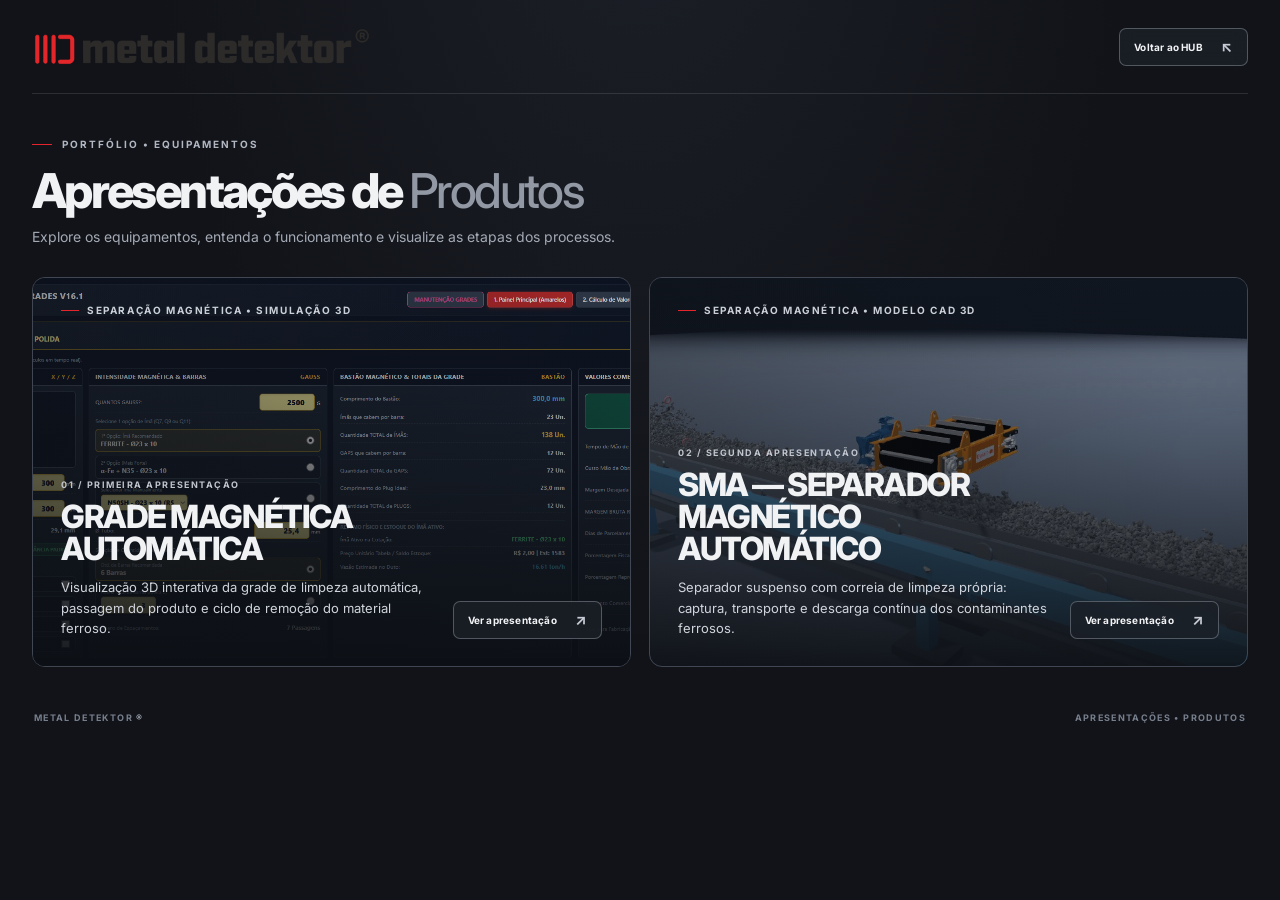
<file: hub/apresentacoes/index.html>
<!doctype html>
<html lang="pt-BR">
<head>
  <meta charset="utf-8">
  <meta name="viewport" content="width=device-width, initial-scale=1">
  <meta name="theme-color" content="#111318">
  <title>Apresentações | Metal Detektor</title>
  <link rel="stylesheet" href="../styles.css">
  <style>
    .module-topbar { margin-bottom: 0; }
    .module-back { text-decoration: none; }
    .module-intro { padding: 44px 0 28px; }
    .module-intro h1 { font-size: clamp(30px, 4vw, 48px); }
    .module-grid { display: grid; grid-template-columns: repeat(2, minmax(0, 1fr)); gap: 18px; padding-bottom: 20px; }
    .module-card h2 { font-size: clamp(24px, 2.5vw, 36px); }
    .module-card .portal-bottom { align-items: flex-end; }
    @media (max-width: 850px) { .module-grid { grid-template-columns: minmax(0, 1fr); } }
    .module-card { min-height: 390px; }
    .module-video { position: absolute; inset: 0; width: 100%; height: 100%; object-fit: cover; z-index: -2; filter: saturate(.8) contrast(1.04); transition: transform .7s ease; }
    .module-card:hover .module-video { transform: scale(1.035); }
    .module-label { display: inline-flex; align-items: center; gap: 8px; color: #cbd0d8; font-size: 10px; font-weight: 700; letter-spacing: .16em; }
    .module-label::before { content: ''; display: inline-block; width: 18px; height: 1px; background: #e5242b; }
    @media (max-width: 650px) { .module-intro { padding-top: 34px; } .module-card { min-height: 370px; } }
  </style>
</head>
<body>
  <main class="shell">
    <header class="topbar module-topbar">
  <a class="brand" href="../index.html" aria-label="Metal Detektor - início"><img src="../assets/logo-metal-detektor.png" alt="Metal Detektor"></a>
  <a class="soft-button module-back" href="../index.html"><span>Voltar ao HUB</span><span class="arrow">↖</span></a>
</header>
    <section class="intro module-intro">
      <div class="eyebrow"><span></span> PORTFÓLIO • EQUIPAMENTOS</div>
      <h1>Apresentações de <em>Produtos</em></h1>
      <p>Explore os equipamentos, entenda o funcionamento e visualize as etapas dos processos.</p>
    </section>
    <section class="module-grid" aria-label="Apresentações disponíveis">
      <a class="portal module-card" href="grade-magnetica/index.html">
        <video class="module-video" autoplay muted loop playsinline preload="metadata" poster="../assets/referencia-orcamentos.png">
          <source src="../assets/apresentacoes-gmsa.mp4" type="video/mp4">
        </video>
        <div class="portal-shade"></div>
        <div class="portal-content">
          <div class="module-label">SEPARAÇÃO MAGNÉTICA • SIMULAÇÃO 3D</div>
          <div class="portal-bottom">
            <div>
              <div class="portal-index">01 / PRIMEIRA APRESENTAÇÃO</div>
              <h2>GRADE MAGNÉTICA AUTOMÁTICA</h2>
              <p>Visualização 3D interativa da grade de limpeza automática, passagem do produto e ciclo de remoção do material ferroso.</p>
            </div>
            <span class="soft-button"><span>Ver apresentação</span><span class="arrow">↗</span></span>
          </div>
        </div>
      </a>
      <a class="portal module-card" href="sma/index.html">
        <div class="portal-media" role="img" aria-label="SMA — Separador Magnético Automático" style="background:url('../assets/sma-poster.jpg') center/cover no-repeat;filter:saturate(.85) contrast(1.04)"></div>
        <div class="portal-shade"></div>
        <div class="portal-content">
          <div class="module-label">SEPARAÇÃO MAGNÉTICA • MODELO CAD 3D</div>
          <div class="portal-bottom">
            <div>
              <div class="portal-index">02 / SEGUNDA APRESENTAÇÃO</div>
              <h2>SMA — SEPARADOR MAGNÉTICO AUTOMÁTICO</h2>
              <p>Separador suspenso com correia de limpeza própria: captura, transporte e descarga contínua dos contaminantes ferrosos.</p>
            </div>
            <span class="soft-button"><span>Ver apresentação</span><span class="arrow">↗</span></span>
          </div>
        </div>
      </a>
    </section>
    <footer class="footer"><span>METAL DETEKTOR <b>®</b></span><span>APRESENTAÇÕES • PRODUTOS</span></footer>
  </main>
</body>
</html>
</file>
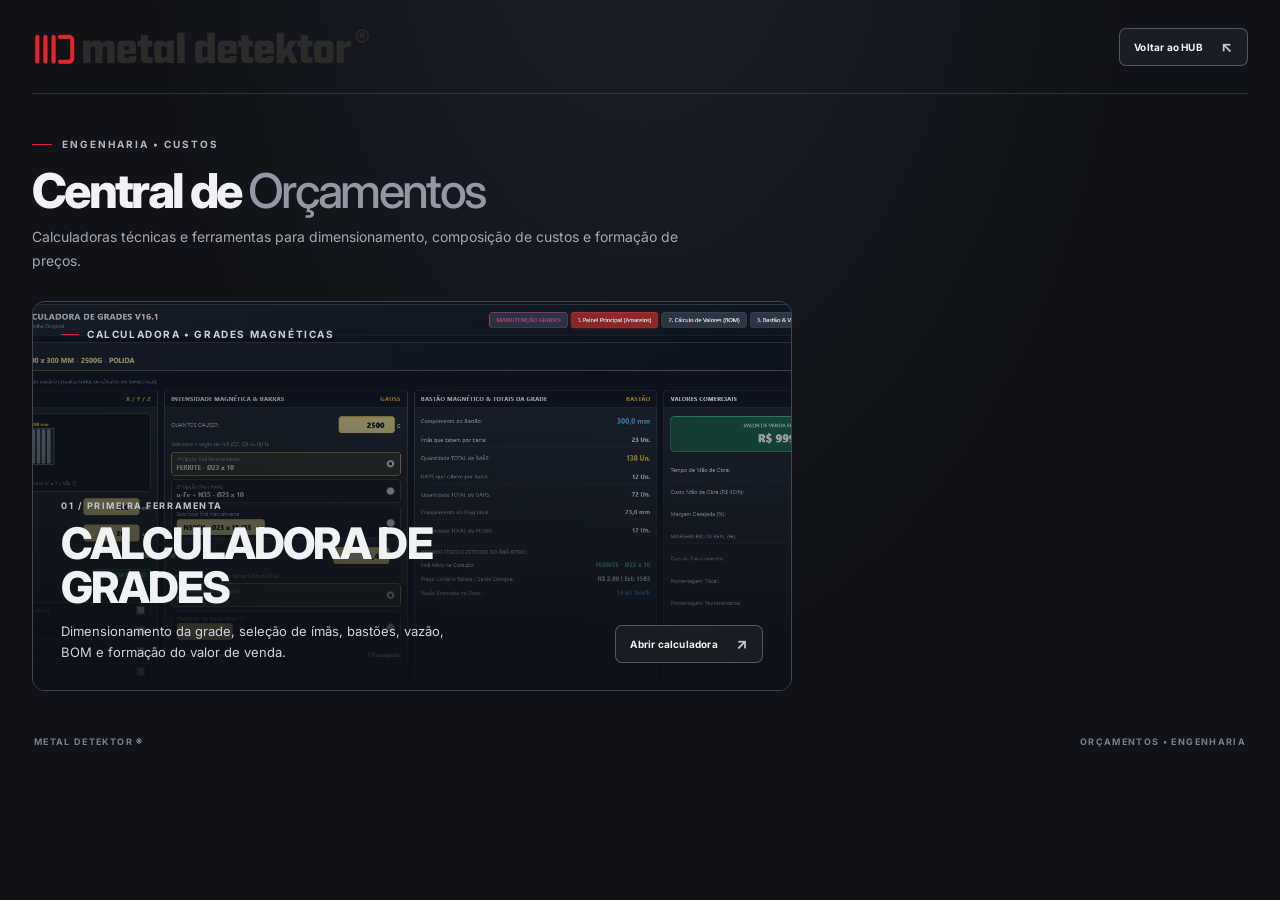
<file: hub/orcamentos/index.html>
<!doctype html>
<html lang="pt-BR">
<head>
  <meta charset="utf-8">
  <meta name="viewport" content="width=device-width, initial-scale=1">
  <meta name="theme-color" content="#111318">
  <title>Orçamentos | Metal Detektor</title>
  <link rel="stylesheet" href="../styles.css">
  <style>
    .module-topbar { margin-bottom: 0; }
    .module-back { text-decoration: none; }
    .module-intro { padding: 44px 0 28px; }
    .module-intro h1 { font-size: clamp(30px, 4vw, 48px); }
    .module-grid { display: grid; grid-template-columns: minmax(0, 760px); gap: 18px; padding-bottom: 20px; }
    .module-card { min-height: 390px; }
    .module-card .portal-bottom { align-items: flex-end; }
    .module-card .portal h2 { font-size: clamp(29px, 3vw, 42px); }
    .module-label { display: inline-flex; align-items: center; gap: 8px; color: #cbd0d8; font-size: 10px; font-weight: 700; letter-spacing: .16em; }
    .module-label::before { content: ''; display: inline-block; width: 18px; height: 1px; background: #e5242b; }
    @media (max-width: 650px) { .module-intro { padding-top: 34px; } .module-card { min-height: 370px; } }
  </style>
</head>
<body>
  <main class="shell">
    <header class="topbar module-topbar">
  <a class="brand" href="../index.html" aria-label="Metal Detektor - início"><img src="../assets/logo-metal-detektor.png" alt="Metal Detektor"></a>
  <a class="soft-button module-back" href="../index.html"><span>Voltar ao HUB</span><span class="arrow">↖</span></a>
</header>
    <section class="intro module-intro">
      <div class="eyebrow"><span></span> ENGENHARIA • CUSTOS</div>
      <h1>Central de <em>Orçamentos</em></h1>
      <p>Calculadoras técnicas e ferramentas para dimensionamento, composição de custos e formação de preços.</p>
    </section>
    <section class="module-grid" aria-label="Calculadoras disponíveis">
      <a class="portal module-card" href="calculadora-grades.html">
        <div class="portal-media sheet-media"></div>
        <div class="portal-shade"></div>
        <div class="portal-content">
          <div class="module-label">CALCULADORA • GRADES MAGNÉTICAS</div>
          <div class="portal-bottom">
            <div>
              <div class="portal-index">01 / PRIMEIRA FERRAMENTA</div>
              <h2>CALCULADORA DE GRADES</h2>
              <p>Dimensionamento da grade, seleção de ímãs, bastões, vazão, BOM e formação do valor de venda.</p>
            </div>
            <span class="soft-button"><span>Abrir calculadora</span><span class="arrow">↗</span></span>
          </div>
        </div>
      </a>
    </section>
    <footer class="footer"><span>METAL DETEKTOR <b>®</b></span><span>ORÇAMENTOS • ENGENHARIA</span></footer>
  </main>
</body>
</html>
</file>
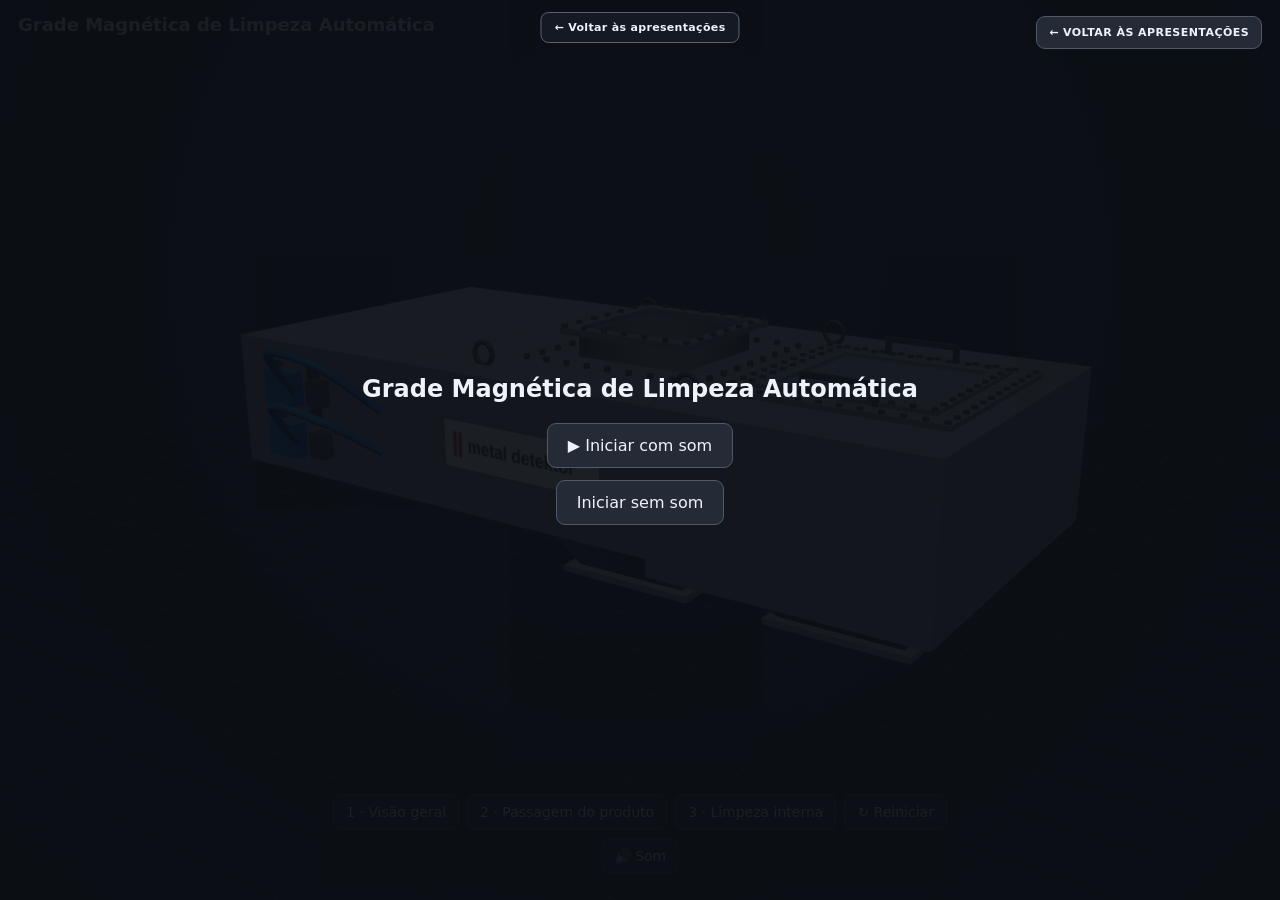
<file: hub/apresentacoes/grade-magnetica/index.html>
<!DOCTYPE html>
<html lang="pt-BR">
<head>
<meta charset="utf-8">
<meta name="viewport" content="width=device-width, initial-scale=1, viewport-fit=cover">
<title>Grade Magnética Automática | Metal Detektor</title>
<style>
:root{--fg:#eef2fa;--panel:#161b26e6;--acc:#4cb4f0;box-sizing:border-box;padding-top:env(safe-area-inset-top,0px);padding-bottom:env(safe-area-inset-bottom,0px)}
@media (prefers-color-scheme:dark){:root:not([data-theme="light"]){--fg:#eef2fa;--panel:#161b26e6;--acc:#4cb4f0}}
:root[data-theme="dark"]{--fg:#eef2fa;--panel:#161b26e6;--acc:#4cb4f0}
html,body{height:100%;margin:0}
body{background:radial-gradient(ellipse at 50% 30%,#232b3b,#0b0e14);color:var(--fg);font-family:system-ui,-apple-system,"Segoe UI",sans-serif;overflow:hidden}
#c{position:fixed;inset:0;width:100%;height:100%;display:block}
h1{position:fixed;top:calc(14px + env(safe-area-inset-top,0px));left:18px;margin:0;font-size:18px;font-weight:600;max-width:calc(100% - 36px)}
#cap{position:fixed;top:calc(44px + env(safe-area-inset-top,0px));left:18px;margin:0;font-size:14px;line-height:1.4;max-width:min(460px,calc(100% - 36px));opacity:.85}
#cnt{position:fixed;top:calc(118px + env(safe-area-inset-top,0px));left:18px;margin:0;font-size:14px;color:#ffb347;display:none}
#ov{position:fixed;inset:0;z-index:5;display:flex;flex-direction:column;align-items:center;justify-content:center;gap:12px;background:#0b0e14ee}
#ov h2{margin:0 0 8px;font-weight:600;text-align:center;padding:0 16px}
#ov button{font-size:16px;padding:12px 20px}
#fl{position:fixed;inset:0;background:#cfeaff;opacity:0;pointer-events:none}
.ui{position:fixed;left:50%;transform:translateX(-50%);bottom:calc(16px + env(safe-area-inset-bottom,0px));display:flex;flex-wrap:wrap;justify-content:center;gap:8px;background:var(--panel);backdrop-filter:blur(8px);padding:10px 12px;border-radius:14px;max-width:calc(100% - 24px)}
button{background:#2a3347;color:var(--fg);border:0;border-radius:9px;padding:9px 12px;font:inherit;font-size:14px;cursor:pointer}
button.on{background:var(--acc);color:#07121c}
</style>

<style>
.hub-exit {
  position: fixed; z-index: 8; top: 16px; right: 18px;
  display: inline-flex; align-items: center; padding: 9px 12px;
  border-radius: 9px; text-decoration: none; font-size: 11px;
  font-weight: 700; letter-spacing: .04em; color: var(--fg);
  background: #252b36; border: 1px solid #505967;
  transition: border-color .25s ease, background .25s ease;
}
.hub-exit:hover, .hub-exit:focus-visible {
  outline: none; border: 1px solid transparent;
  background: linear-gradient(#252b36,#252b36) padding-box,
    linear-gradient(120deg,#e5242b,rgba(229,36,43,.25),#8d252b) border-box;
}
button {
  background: #252b36 !important; color: var(--fg) !important;
  border: 1px solid #505967 !important; border-radius: 9px;
  transition: border-color .25s ease, background .25s ease, transform .25s ease;
}
button:hover, button:focus-visible {
  outline: none; border: 1px solid transparent !important;
  background: linear-gradient(#252b36,#252b36) padding-box,
    linear-gradient(120deg,#e5242b,rgba(229,36,43,.25),#8d252b) border-box !important;
}
button.on {
  background: linear-gradient(#252b36,#252b36) padding-box,
    linear-gradient(120deg,#e5242b,rgba(229,36,43,.35),#8d252b) border-box !important;
  border: 1px solid transparent !important; color: var(--fg) !important;
}
@media (max-width: 620px) {
  .hub-exit { top: 13px; right: 12px; max-width: 45vw; font-size: 9px; }
  h1 { top: 54px; font-size: 16px; }
  #cap { top: 82px; font-size: 12px; }
}
</style>

</head>
<body><a href="../index.html" style="position:fixed;z-index:60;top:12px;left:50%;transform:translateX(-50%);padding:8px 13px;border:1px solid #5a6270;border-radius:8px;background:#161b26e6;color:#eef2fa;font:600 11px system-ui,sans-serif;text-decoration:none;letter-spacing:.03em">← Voltar às apresentações</a>
<canvas id="c"></canvas>
<h1>Grade Magnética de Limpeza Automática</h1>
<a class="hub-exit" href="../index.html">← VOLTAR ÀS APRESENTAÇÕES</a>
<p id="cap"></p>
<p id="cnt">Rejeito coletado: <b id="n">0</b></p>
<div id="fl"></div>
<div id="ov"><h2>Grade Magnética de Limpeza Automática</h2><button id="go">▶ Iniciar com som</button><button id="ns">Iniciar sem som</button></div>
<div class="ui">
<button data-s="1">1 · Visão geral</button>
<button data-s="2">2 · Passagem do produto</button>
<button data-s="3">3 · Limpeza interna</button>
<button id="rs">↻ Reiniciar</button>
<button id="sb">🔊 Som</button>
</div>
<script src="../../assets/vendor/three.min.js"></script>
<script src="../../assets/vendor/OrbitControls.js"></script>
<script>
const T=THREE,cv=document.getElementById('c');
const r=new T.WebGLRenderer({canvas:cv,antialias:true,alpha:true});
r.setPixelRatio(Math.min(devicePixelRatio,2));
const sc=new T.Scene(),cam=new T.PerspectiveCamera(38,1,.1,100);
cam.position.set(6.2,4.2,8.6);
const ctl=new T.OrbitControls(cam,cv);
ctl.enableDamping=true;ctl.autoRotate=true;ctl.autoRotateSpeed=1.1;ctl.target.set(0,1,0);
sc.add(new T.HemisphereLight(0xffffff,0x445066,.8));
const dl=new T.DirectionalLight(0xffffff,.85);dl.position.set(5,9,6);sc.add(dl);
const gr=new T.GridHelper(14,28,0x66708a,0x66708a);gr.material.transparent=true;gr.material.opacity=.25;sc.add(gr);

const body=new T.MeshStandardMaterial({color:0xd3d8df,metalness:.35,roughness:.45,transparent:true});
const tubeM=new T.MeshStandardMaterial({color:0xb4bac4,metalness:.5,roughness:.3});
const legM=new T.MeshStandardMaterial({color:0x7d838d,metalness:.5,roughness:.5});
const glass=new T.MeshStandardMaterial({color:0x6aa9d6,transparent:true,opacity:.35});
const orange=new T.MeshStandardMaterial({color:0xffb347,roughness:.5});
const blue=new T.MeshStandardMaterial({color:0x1e6fe0,roughness:.5});
const edgeM=new T.LineBasicMaterial({color:0x9fb0c8,transparent:true,opacity:.5});
const slotM=new T.MeshBasicMaterial({color:0x2c3038});

function box(w,h,d,x,y,z,m,edge=true){
  const geo=new T.BoxGeometry(w,h,d),o=new T.Mesh(geo,m||body);o.position.set(x,y,z);sc.add(o);
  if(edge)o.add(new T.LineSegments(new T.EdgesGeometry(geo),edgeM));
  return o;
}
function frame(x,y,z,out,inn,t){
  const b=(out-inn)/2,o=inn/2+b/2;
  box(out,t,b,x,y,z+o);box(out,t,b,x,y,z-o);box(b,t,inn,x+o,y,z);box(b,t,inn,x-o,y,z);
}
function frus(x,y,z,wt,wb,h){
  const m=new T.Mesh(new T.CylinderGeometry(wt*Math.SQRT2,wb*Math.SQRT2,h,4,1,true),body);
  m.material.side=T.DoubleSide;m.rotation.y=Math.PI/4;m.position.set(x,y,z);sc.add(m);
}
// Escala: 3,3 unidades = 1 m. Desenho: 1956 x 902 x 550 mm
const n0=sc.children.length;const XS=1.6,ST=2.05,XI=.25,LX=2.17,off=[0,0];
box(1.98,1.13,2.98,-2.21,1.305,0);   // caixa dos atuadores
box(2.30,1.13,2.98,-.07,1.305,0);    // câmara dos tubos
box(2.18,1.27,2.98,LX,1.235,0);      // câmara de rejeito
[1.0,1.3,1.6].forEach(y=>[-2.75,-2.3].forEach(x=>box(.14,.2,.02,x,y,1.495,slotM,false)));
frus(XI,.395,0,.85,.5,.69);frame(XI,.05,0,1.22,.99,.05);   // saída do produto 300x300
frus(LX,.325,0,1.0,.5,.55);frame(LX,.05,0,1.22,.99,.05);   // saída do metal 300x300
frus(XI,1.97,0,.5,.5,.2);frame(XI,2.09,0,1.22,.99,.05);    // entrada 300x300
// janela de inspeção com visor
box(1.8,.04,1.8,LX,1.89,0);box(1.15,.02,1.15,LX,1.92,0,glass,false);frame(LX,1.92,0,1.45,1.15,.04);
[-.72,.72].forEach(z=>{box(.6,.04,.04,LX,2.06,z,legM,false);box(.04,.14,.04,LX-.28,1.98,z,legM,false);box(.04,.14,.04,LX+.28,1.98,z,legM,false)});
// olhais de içamento
[-.95,.95].forEach(dx=>[-1.15,1.15].forEach(z=>{
  const e=new T.Mesh(new T.TorusGeometry(.09,.02,8,16),legM);e.position.set(XI+dx,1.96,z);sc.add(e);
}));
// parafusos
const bp=[];
function bolts(cx,cy,cz,h,n){for(let i=0;i<n;i++){const t=-h+2*h*i/n;bp.push([cx+t,cy,cz-h],[cx+h,cy,cz+t],[cx-t,cy,cz+h],[cx-h,cy,cz-t])}}
bolts(LX,1.94,0,.7,9);bolts(LX,1.91,0,.86,11);bolts(XI,2.12,0,.58,6);bolts(XI,1.89,0,.8,8);
const bm=new T.InstancedMesh(new T.CylinderGeometry(.025,.025,.04,8),legM,bp.length),du=new T.Object3D();
bp.forEach((p,i)=>{du.position.set(...p);du.updateMatrix();bm.setMatrixAt(i,du.matrix)});sc.add(bm);
// válvulas e mangueiras pneumáticas
[[-2.6,1.5],[-2.6,1.05]].forEach(([x,y])=>box(.32,.3,.14,x,y,1.56,blue,false));
[[-2.2,1.5],[-2.2,1.05]].forEach(([x,y])=>box(.16,.22,.12,x,y,1.55,legM,false));
[[1.55,1.0],[1.1,.7]].forEach(([y,h],i)=>{
  const c=new T.CatmullRomCurve3([new T.Vector3(-2.45,y-.05,1.6),new T.Vector3(-2.3,y+.35,1.95),new T.Vector3(-1.8,y+.3,1.9),new T.Vector3(-1.5,y-.1+(i?.1:0),1.52)]);
  sc.add(new T.Mesh(new T.TubeGeometry(c,24,.035,8),blue));
});
// placa
const cn=document.createElement('canvas');cn.width=512;cn.height=128;
const cx=cn.getContext('2d');cx.fillStyle='#f4f5f7';cx.fillRect(0,0,512,128);
cx.fillStyle='#c0392b';cx.fillRect(30,30,12,68);cx.fillRect(48,30,12,68);
cx.fillStyle='#222';cx.font='bold 52px sans-serif';cx.textBaseline='middle';cx.fillText('metal detektor',80,66);
const plate=new T.Mesh(new T.PlaneGeometry(1.5,.38),new T.MeshBasicMaterial({map:new T.CanvasTexture(cn)}));
plate.position.set(-.07,1.3,1.5);sc.add(plate);
// tubos magnéticos (2 fileiras em zigue-zague)
const tubes=[];
for(let k=0;k<6;k++)tubes.push([1.46,-.75+k*.3,0]);
for(let k=0;k<5;k++)tubes.push([1.14,-.6+k*.3,1]);
const ringG=new T.TorusGeometry(.1,.025,8,20);
const rowG=[new T.Group(),new T.Group()];rowG.forEach(g=>sc.add(g));
tubes.forEach(([y,z,w])=>{
  const c=new T.Mesh(new T.CylinderGeometry(.07,.07,2.2,16),tubeM);
  c.rotation.z=Math.PI/2;c.position.set(-.1,y,z);rowG[w].add(c);
  const g=new T.Mesh(ringG,orange);g.rotation.y=Math.PI/2;g.position.set(XS,y,z);sc.add(g);
});
box(.08,.8,1.9,XS,1.3,0,new T.MeshStandardMaterial({color:0xffb347,transparent:true,opacity:.45}),false); // raspador fixo
const rods=[];
[[1.46,0],[1.14,.15]].forEach(([y,z],w)=>{
  const pl=new T.Mesh(new T.BoxGeometry(.08,.16,1.8),orange);pl.position.set(-1.2,y,0);rowG[w].add(pl);
  const rd=new T.Mesh(new T.CylinderGeometry(.035,.035,1,10),orange);rd.rotation.z=Math.PI/2;rd.position.set(0,y,z);sc.add(rd);rods.push(rd);
});
// peças da introdução (transformação)
const P=[],PD=[],ctr=new T.Vector3(0,1.2,0);
sc.children.slice(n0).forEach(o=>{if(rods.includes(o))return;if(rowG.includes(o))o.children.forEach(c=>P.push(c));else P.push(o)});
P.forEach(o=>{
  const dir=new T.Vector3(Math.random()-.5,Math.random()*.9+.1,Math.random()-.5).normalize();
  let rad=.5;if(o.geometry){o.geometry.computeBoundingSphere();rad=o.geometry.boundingSphere.radius}
  PD.push({fp:o.position.clone(),fq:o.quaternion.clone(),fs:o.scale.clone(),
    sp:ctr.clone().addScaledVector(dir,6+Math.random()*6),
    sq:new T.Quaternion().setFromEuler(new T.Euler(Math.random()*6.3,Math.random()*6.3,Math.random()*6.3)),
    d:.1+Math.min(rad/1.8,1)*2.4+Math.random()*.9,du:1.3+Math.random()*.6,done:0});
});

// partículas
const NS=520,NM=80;
const sp=new Float32Array(NS*3).fill(-100),sv=new Float32Array(NS*3),sa=new Uint8Array(NS);
const mp=new Float32Array(NM*3).fill(-100),mv=new Float32Array(NM*3),ms=new Uint8Array(NM);
const mb=new Float32Array(NM),mr=new Uint8Array(NM);
function pts(arr,col,size){
  const g=new T.BufferGeometry();g.setAttribute('position',new T.BufferAttribute(arr,3));
  const p=new T.Points(g,new T.PointsMaterial({color:col,size}));p.frustumCulled=false;sc.add(p);return g.attributes.position;
}
const sAttr=pts(sp,0xfff6dc,.1),mAttr=pts(mp,0xff6a1a,.17);

function hit(x,y,z,rad){
  let k,tz,ty=1.46;
  if(Math.abs(y-ty)<rad&&x>-1.2+off[0]&&x<1+off[0]&&off[0]<.2){k=Math.max(0,Math.min(5,Math.round((z+.75)/.3)));tz=-.75+k*.3;if(Math.abs(z-tz)<rad)return [ty,tz,0]}
  ty=1.14;
  if(Math.abs(y-ty)<rad&&x>-1.2+off[1]&&x<1+off[1]&&off[1]<.2){k=Math.max(0,Math.min(4,Math.round((z+.6)/.3)));tz=-.6+k*.3;if(Math.abs(z-tz)<rad)return [ty,tz,1]}
  return 0;
}
function bound(a,b){
  const x=a[b],y=a[b+1];
  let hw=0;
  if(y>1.87&&y<2.1)hw=.49;else if(y<.74&&y>.05)hw=.5+(y-.05)*.5;
  if(hw){const dx=x-XI;
    if(dx>hw)a[b]=XI+hw;else if(dx<-hw)a[b]=XI-hw;
    if(a[b+2]>hw)a[b+2]=hw;else if(a[b+2]<-hw)a[b+2]=-hw}
}
let sPtr=0,mPtr=0,sAcc=0,mAcc=0,count=0,stage=1,pre=0,tt=0;
function spawnS(){
  for(let j=0;j<NS;j++){const i=(sPtr++)%NS;if(!sa[i]){const b=i*3;sa[i]=1;
    sp[b]=XI+(Math.random()-.5)*.9;sp[b+1]=3.0+Math.random()*.4;sp[b+2]=(Math.random()-.5)*.9;sv[b]=sv[b+2]=0;sv[b+1]=-1;return}}
}
function spawnM(){
  let st=0;for(let i=0;i<NM;i++)if(ms[i]===2)st++;
  if(st>45)return;
  for(let j=0;j<NM;j++){const i=(mPtr++)%NM;if(!ms[i]){const b=i*3;ms[i]=1;
    mp[b]=XI+(Math.random()-.5)*.8;mp[b+1]=3.0;mp[b+2]=(Math.random()-.5)*.8;mv[b]=mv[b+2]=0;mv[b+1]=-1;return}}
}
function prepop(){
  for(let n=0;n<14;n++){
    const i=(mPtr++)%NM,t=tubes[Math.floor(Math.random()*tubes.length)],b=i*3;
    ms[i]=2;mr[i]=t[2];mb[i]=-.15+Math.random()*.8;mp[b]=mb[i]+off[t[2]];mp[b+1]=t[0]+.075;mp[b+2]=t[1]+(Math.random()-.5)*.03;
  }
}
const ease=t=>t<.5?4*t*t*t:1-Math.pow(-2*t+2,3)/2;
function step(dt){
  if(stage>=2){
    sAcc+=dt*95;while(sAcc>1){sAcc--;spawnS()}
    mAcc+=dt*1.6;while(mAcc>1){mAcc--;spawnM()}
  }
  for(let i=0;i<NS;i++){
    if(!sa[i])continue;const b=i*3;
    sv[b+1]-=9*dt;sv[b]*=1-dt*2;sv[b+2]*=1-dt*2;
    sp[b]+=sv[b]*dt;sp[b+1]+=sv[b+1]*dt;sp[b+2]+=sv[b+2]*dt;
    bound(sp,b);
    const h=hit(sp[b],sp[b+1],sp[b+2],.1);
    if(h){const s=sp[b+2]>=h[1]?1:-1;sp[b+2]=h[1]+s*.105;sv[b+2]=s*(.6+Math.random()*.6);sv[b+1]*=.3}
    if(sp[b+1]<-.25){sa[i]=0;sp[b+1]=-100}
  }
  for(let i=0;i<NM;i++){
    const s=ms[i];if(!s)continue;const b=i*3;
    if(s===1||s===3){
      mv[b+1]-=9*dt;mp[b]+=mv[b]*dt;mp[b+1]+=mv[b+1]*dt;mp[b+2]+=mv[b+2]*dt;
      if(s===1){
        bound(mp,b);
        const h=hit(mp[b],mp[b+1],mp[b+2],.16);
        if(h){ms[i]=2;mr[i]=h[2];mb[i]=mp[b]-off[h[2]];mp[b+1]=h[0]+.075;mp[b+2]=h[1]+(Math.random()-.5)*.03;mv[b]=mv[b+1]=mv[b+2]=0}
      }else if(mp[b+1]<.6){const hw=.5+Math.max(0,mp[b+1]-.05)*1.1,dx=mp[b]-LX;if(dx>hw)mp[b]=LX+hw;else if(dx<-hw)mp[b]=LX-hw}
      if(mp[b+1]<-.25){ms[i]=0;mp[b+1]=-100;if(s===3){count++;snd.tink();document.getElementById('n').textContent=count}}
    }else if(s===2){
      mp[b]=mb[i]+off[mr[i]];
      if(mp[b]>XS+.02){ms[i]=3;mp[b]=XS+.06;mv[b]=.6+Math.random()*.5;mv[b+1]=0;mv[b+2]=(Math.random()-.5)*.3}
    }
  }
}
function seg(t,a,d){return ease(Math.max(0,Math.min(1,(t-a)/d)))}
function carriage(dt){
  if(stage===3){
    tt+=dt;
    off[0]=ST*(seg(tt,1.2,2.5)-seg(tt,4.1,2));   // fileira de cima
    off[1]=ST*(seg(tt,6.3,2.5)-seg(tt,9.2,2));   // fileira de baixo
    [[1.2,2.5],[4.1,2],[6.3,2.5],[9.2,2]].forEach(([a,d])=>{if(tt-dt<a&&tt>=a)snd.psst(d);if(tt-dt<a+d&&tt>=a+d)snd.thunk()});if(tt>12.5)tt=0;
  }else{off[0]+=(0-off[0])*Math.min(dt*3,1);off[1]+=(0-off[1])*Math.min(dt*3,1);tt=0}
  rowG[0].position.x=off[0];rowG[1].position.x=off[1];
  rods.forEach((rd,w)=>{rd.position.x=-1.55+off[w]/2;rd.scale.y=.7+off[w]});
}

// câmera e estágios
let tw=null;
function goCam(p,t){tw={t0:performance.now(),p0:cam.position.clone(),q0:ctl.target.clone(),p1:new T.Vector3(...p),q1:new T.Vector3(...t)}}
const cams=[[[6.2,4.2,8.6],[0,1,0]],[[-1.6,3.2,5.6],[.25,1.3,0]],[[2.4,3.6,7.0],[.7,1.2,0]]];
const caps=[
 'Vista geral do equipamento (proporções do desenho: 1956 x 902 x 550 mm). Arraste para girar, role para aproximar.',
 'O açúcar entra pela boca superior e passa pelos tubos magnéticos. As partículas laranja são metal ferroso, que fica retido nos tubos.',
 'Limpeza automática: os pistões pneumáticos recuam as fileiras de tubos para a câmara de rejeito, primeiro a de cima e depois a de baixo. O raspador fixo, dentro da câmara de rejeito, retira o metal, que cai e sai pelo duto de rejeito.'];
const cap=document.getElementById('cap'),cnt=document.getElementById('cnt'),btns=document.querySelectorAll('button[data-s]');
let at=0;
function setStage(n){
  stage=n;snd.level(n);goCam(...cams[n-1]);cap.textContent=caps[n-1];
  cnt.style.display=n===3?'block':'none';
  btns.forEach(b=>b.classList.toggle('on',+b.dataset.s===n));
  if(n===3&&!pre){prepop();pre=1;tt=0}
}
const NK=300,kp=new Float32Array(NK*3).fill(-100),kv=new Float32Array(NK*3),kl=new Float32Array(NK);let kPtr=0;
const kg=new T.BufferGeometry();kg.setAttribute('position',new T.BufferAttribute(kp,3));
const kpts=new T.Points(kg,new T.PointsMaterial({color:0xffd27a,size:.1,transparent:true,blending:T.AdditiveBlending,depthWrite:false}));kpts.frustumCulled=false;sc.add(kpts);
function emit(p,n){for(let j=0;j<n;j++){const i=(kPtr++)%NK,b=i*3;kp[b]=p.x;kp[b+1]=p.y;kp[b+2]=p.z;kv[b]=(Math.random()-.5)*3;kv[b+1]=Math.random()*2.5;kv[b+2]=(Math.random()-.5)*3;kl[i]=.5+Math.random()*.5}}
function sparks(dt){
  for(let i=0;i<NK;i++){if(kl[i]<=0)continue;const b=i*3;kl[i]-=dt;kv[b+1]-=6*dt;kp[b]+=kv[b]*dt;kp[b+1]+=kv[b+1]*dt;kp[b+2]+=kv[b+2]*dt;if(kl[i]<=0)kp[b+1]=-100}
  kg.attributes.position.needsUpdate=true;
}
let introT=-1,autoOn=false,iph=-1;
const snd=(()=>{
  let ac,out,rev,fg,on=true,lv=0,st=0,next=0,lastC=0;
  const sb=document.getElementById('sb');
  const R=[146.83,116.54,174.61,130.81],M=[[0,7,5,3],[10,12,7,5],[5,8,12,10],[7,5,3,0]];
  const mf=n=>440*Math.pow(2,(n-69)/12);
  function init(){
    if(ac)return;ac=new (window.AudioContext||window.webkitAudioContext)();
    const comp=ac.createDynamicsCompressor();out=ac.createGain();out.gain.value=on?.7:0;out.connect(comp);comp.connect(ac.destination);
    const len=ac.sampleRate*2.2,buf=ac.createBuffer(2,len,ac.sampleRate);
    for(let c=0;c<2;c++){const d=buf.getChannelData(c);for(let i=0;i<len;i++)d[i]=(Math.random()*2-1)*Math.pow(1-i/len,2.5)}
    rev=ac.createConvolver();rev.buffer=buf;const rg=ac.createGain();rg.gain.value=.35;rev.connect(rg);rg.connect(out);
    next=ac.currentTime+.1;setInterval(sched,80);
    const fb=ac.createBuffer(1,ac.sampleRate*2,ac.sampleRate),fd=fb.getChannelData(0);
    for(let i=0;i<fd.length;i++)fd[i]=Math.random()*2-1;
    const fsrc=ac.createBufferSource();fsrc.buffer=fb;fsrc.loop=true;
    const ff=ac.createBiquadFilter();ff.type='bandpass';ff.frequency.value=2600;ff.Q.value=.5;
    fg=ac.createGain();fg.gain.value=0;fsrc.connect(ff);ff.connect(fg);fg.connect(out);fsrc.start();setFall();
  }
  function tone(f,t,dur,type,vol,fc,att=.02,send=.4){
    const o=ac.createOscillator(),g=ac.createGain(),fl=ac.createBiquadFilter(),x=ac.createGain();
    o.type=type;o.frequency.value=f;fl.type='lowpass';fl.frequency.value=fc;
    g.gain.setValueAtTime(0,t);g.gain.linearRampToValueAtTime(vol,t+att);g.gain.exponentialRampToValueAtTime(.0001,t+dur);
    o.connect(fl);fl.connect(g);g.connect(out);x.gain.value=send;g.connect(x);x.connect(rev);o.start(t);o.stop(t+dur+.05);
  }
  function noise(t,dur,type,fc,vol,fe,send=.3){
    const n=Math.floor(ac.sampleRate*dur),b=ac.createBuffer(1,n,ac.sampleRate),d=b.getChannelData(0);
    for(let i=0;i<n;i++)d[i]=Math.random()*2-1;
    const s=ac.createBufferSource(),f=ac.createBiquadFilter(),g=ac.createGain(),x=ac.createGain();
    s.buffer=b;f.type=type;f.frequency.setValueAtTime(fc,t);if(fe)f.frequency.exponentialRampToValueAtTime(fe,t+dur);
    g.gain.setValueAtTime(vol,t);g.gain.exponentialRampToValueAtTime(.0001,t+dur);
    s.connect(f);f.connect(g);g.connect(out);x.gain.value=send;g.connect(x);x.connect(rev);s.start(t);
  }
  function kick(t,v){
    const o=ac.createOscillator(),g=ac.createGain();o.frequency.setValueAtTime(140,t);o.frequency.exponentialRampToValueAtTime(40,t+.25);
    g.gain.setValueAtTime(v,t);g.gain.exponentialRampToValueAtTime(.0001,t+.5);o.connect(g);g.connect(out);o.start(t);o.stop(t+.55);
    noise(t,.12,'lowpass',900,v*.4,0,.2);
  }
  function sched(){while(next<ac.currentTime+.3){play(st,next);next+=.15;st++}}
  function play(s,t){
    if(!on)return;
    if(lv>=2)for(let k=0;k<7;k++)noise(t+Math.random()*.15,.02,'bandpass',2500+Math.random()*4500,.06,0,.05);
    const ch=((s/32)|0)%4,root=R[ch],q=s%32,tri=ch?[1,1.26,1.498]:[1,1.189,1.498];
    if(q===0){
      tone(root/2,t,4.6,'sawtooth',.16,260,.6);
      if(lv>=1)tri.forEach(m=>tone(root*2*m,t,4.6,'sawtooth',.045,900,1,.7));
    }
    if(lv===0&&q%8===0)kick(t,.45);
    if(lv===1&&q%8===0)kick(t,.8);
    if(lv>=1&&q%8===0)tone(mf(62+M[ch][q/8]),t,.95,'sawtooth',.08,2400,.05,.5);
    if(lv>=2){
      if(q%2===0){tone(root,t,.18,'sawtooth',.07,q%8===0?900:500,.005,.1);noise(t,.04,'highpass',8000,.05,0,.05)}
      if(q%4===0)kick(t,q%8===0?.9:.6);
    }
    if(lv>=3&&q%8===4)noise(t,.15,'bandpass',1800,.3,0,.3);
  }
  function intro(){
    if(!ac)return;const t=ac.currentTime+.05;
    const n=Math.floor(ac.sampleRate*6.4),b=ac.createBuffer(1,n,ac.sampleRate),d=b.getChannelData(0);
    for(let i=0;i<n;i++)d[i]=Math.random()*2-1;
    const s=ac.createBufferSource(),f=ac.createBiquadFilter(),g=ac.createGain();
    s.buffer=b;f.type='bandpass';f.Q.value=1.2;f.frequency.setValueAtTime(150,t);f.frequency.exponentialRampToValueAtTime(6000,t+6.2);
    g.gain.setValueAtTime(.02,t);g.gain.linearRampToValueAtTime(.45,t+6.2);g.gain.linearRampToValueAtTime(0,t+6.4);
    s.connect(f);f.connect(g);g.connect(out);s.start(t);
    const bt=t+6.2,o=ac.createOscillator(),og=ac.createGain();
    o.frequency.setValueAtTime(70,bt);o.frequency.exponentialRampToValueAtTime(28,bt+1.6);
    og.gain.setValueAtTime(1.3,bt);og.gain.exponentialRampToValueAtTime(.0001,bt+2);o.connect(og);og.connect(out);o.start(bt);o.stop(bt+2.1);
    noise(bt,1.4,'lowpass',1500,.8,200,.6);noise(bt,1.8,'highpass',3000,.25,0,.6);
    [0,7,12,16].forEach((m,i)=>tone(mf(50+m),bt+.05+i*.04,3,'sawtooth',.06,1800,.02,.8));
  }
  function setFall(){if(fg)fg.gain.setTargetAtTime(lv>=2?.11:0,ac.currentTime,.4)}
  function ok(){return ac&&on}
  function setOn(v){on=v;sb.textContent=on?'🔊 Som':'🔇 Mudo';if(ac)out.gain.setTargetAtTime(on?.7:0,ac.currentTime,.05)}
  return{init,intro:()=>{if(ok())intro()},level:n=>{lv=n;setFall()},setOn,
    toggle(){if(!ac)init();if(ac)ac.resume();setOn(!on)},
    clank(){if(!ok())return;const t=ac.currentTime;if(t-lastC<.05)return;lastC=t;noise(t,.08,'bandpass',2400,.22,0,.2);tone(800+Math.random()*1200,t,.12,'square',.04,3000,.001,.2)},
    psst(d=2.2){if(!ok())return;const t=ac.currentTime;tone(180,t,.06,'square',.08,1200,.001,.1);noise(t+.02,.45,'highpass',3500,.38,700,.25);noise(t+.02,.3,'bandpass',1200,.15,0,.2);noise(t,d,'lowpass',450,.12,0,.1)},
    thunk(){if(!ok())return;const t=ac.currentTime;tone(95,t,.25,'sine',.35,400,.002,.2);noise(t,.07,'bandpass',900,.3,0,.2);noise(t+.03,.25,'highpass',3000,.15,1500,.2)},
    tink(){if(ok())tone(2200+Math.random()*800,ac.currentTime,.2,'triangle',.08,6000,.001,.5)}};
})();
const fl=document.getElementById('fl');
const icaps=['Módulos detectados… reconfigurando.','Acoplando estruturas e tubos magnéticos…','Sistema online: Grade Magnética de Limpeza Automática.'];
function introStep(dt){
  introT+=dt;const t=introT;
  P.forEach((o,i)=>{
    const d=PD[i],p=Math.max(0,Math.min(1,(t-d.d)/d.du)),e=1-Math.pow(1-p,3),q=p-1;
    o.position.lerpVectors(d.sp,d.fp,e);
    if(p<=0)o.position.y+=Math.sin(t*1.4+i)*.12;
    o.quaternion.copy(d.sq).slerp(d.fq,e);
    o.scale.copy(d.fs).multiplyScalar(.5+.5*(1+2.70158*q*q*q+1.70158*q*q));
    if(p>=1&&!d.done){d.done=1;emit(d.fp,4);if(Math.random()<.3)snd.clank()}
  });
  const ph=t<2.5?0:t<5.2?1:2;if(ph!==iph){iph=ph;cap.textContent=icaps[ph]}
  const g=Math.max(0,1-t/6.2),f=t>6.2?Math.max(0,1-(t-6.2)/.7):0,col=t>6.2?0xffffff:0x1e90ff;
  body.emissive.set(col);tubeM.emissive.set(col);
  body.emissiveIntensity=tubeM.emissiveIntensity=.7*g+f*.9;
  fl.style.opacity=f*.45;
  const s=f*.08;sc.position.set((Math.random()-.5)*s,(Math.random()-.5)*s,0);
  if(t>7.4)endIntro();
}
function endIntro(){
  introT=-1;
  P.forEach((o,i)=>{const d=PD[i];o.position.copy(d.fp);o.quaternion.copy(d.fq);o.scale.copy(d.fs);d.done=0});
  rods.forEach(q=>q.visible=true);
  body.emissiveIntensity=tubeM.emissiveIntensity=0;fl.style.opacity=0;sc.position.set(0,0,0);
  if(autoOn){setStage(1);at=setTimeout(()=>{setStage(2);at=setTimeout(()=>setStage(3),12000)},6500)}
}
function auto(){
  clearTimeout(at);autoOn=true;stage=0;introT=0;iph=-1;snd.level(0);snd.intro();
  rods.forEach(q=>q.visible=false);
  cnt.style.display='none';btns.forEach(b=>b.classList.remove('on'));
  cam.position.set(11,5.5,13);ctl.target.set(0,1.1,0);tw=null;
}
btns.forEach(b=>b.onclick=()=>{clearTimeout(at);autoOn=false;if(introT>=0)endIntro();setStage(+b.dataset.s)});
document.getElementById('rs').onclick=()=>{ms.fill(0);mp.fill(-100);count=0;pre=0;document.getElementById('n').textContent=0;auto()};
const ov=document.getElementById('ov');
document.getElementById('go').onclick=()=>{snd.init();ov.remove();auto()};
document.getElementById('ns').onclick=()=>{snd.setOn(false);ov.remove();auto()};
document.getElementById('sb').onclick=()=>snd.toggle();

function resize(){r.setSize(innerWidth,innerHeight,false);cam.aspect=innerWidth/innerHeight;cam.updateProjectionMatrix()}
addEventListener('resize',resize);resize();
let last=performance.now();
(function loop(now){
  const dt=Math.min((now-last)/1000,.05);last=now;
  if(introT>=0)introStep(dt);step(dt);carriage(dt);sparks(dt);sAttr.needsUpdate=mAttr.needsUpdate=true;
  const tg=stage<=1?1:.13;
  body.opacity+=(tg-body.opacity)*Math.min(dt*3,1);
  body.depthWrite=body.opacity>.98;edgeM.opacity=.25+.3*body.opacity;
  plate.visible=stage<=1;
  if(tw){
    const k=ease(Math.min(1,(now-tw.t0)/1500));
    cam.position.lerpVectors(tw.p0,tw.p1,k);ctl.target.lerpVectors(tw.q0,tw.q1,k);cam.lookAt(ctl.target);
    if(k>=1)tw=null;
  }else{ctl.autoRotate=stage<=1;ctl.autoRotateSpeed=stage?1.1:3;ctl.update()}
  r.render(sc,cam);requestAnimationFrame(loop);
})(last);
</script>
</body>
</html>
</file>
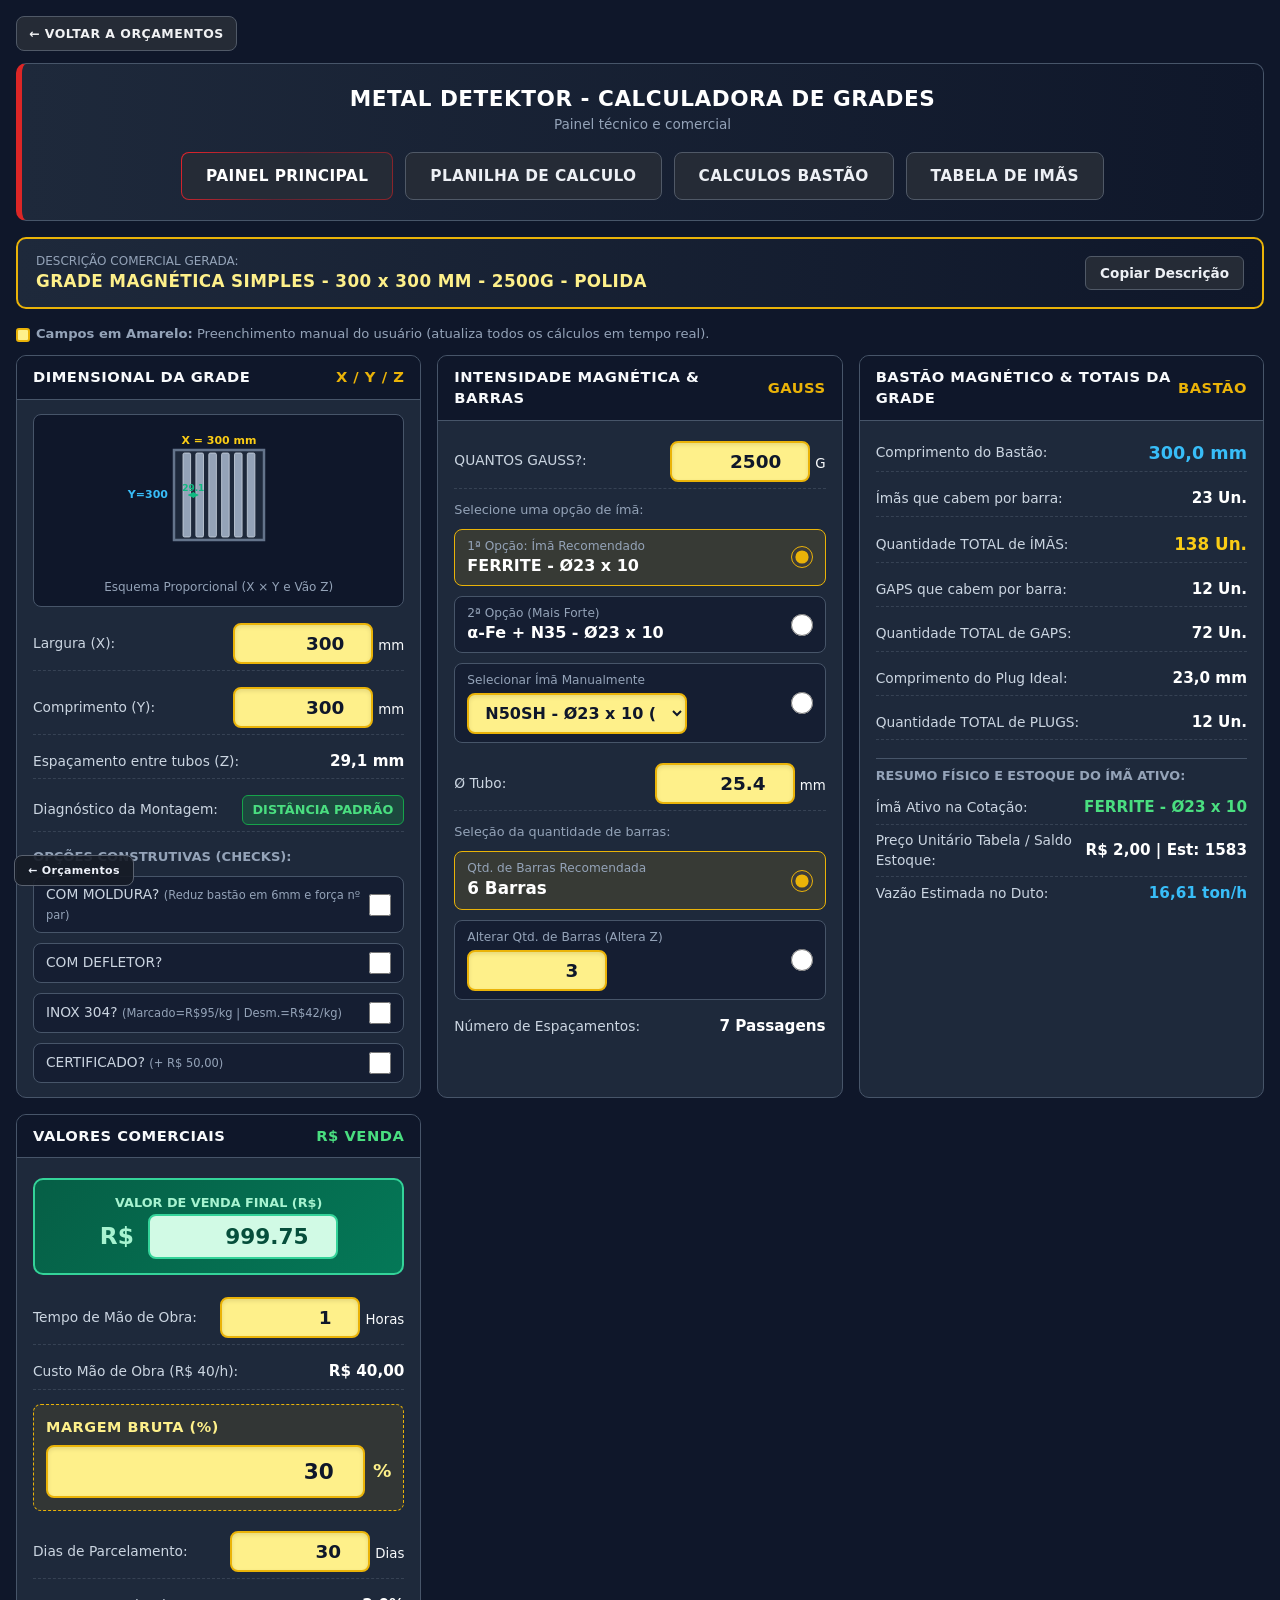
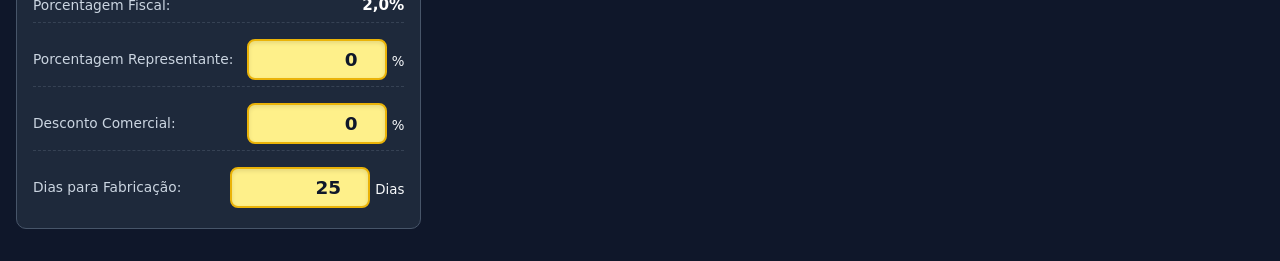
<file: hub/orcamentos/calculadora-grades.html>
<!DOCTYPE html>
<html lang="pt-BR">
<head>
  <meta charset="UTF-8" />
  <meta name="viewport" content="width=device-width, initial-scale=1.0" />
  <title>Calculadora de Grades Magnéticas | Metal Detektor</title>
  <style>
    :root {
      --bg-dark: #0f172a;
      --bg-card: #1e293b;
      --bg-panel: #334155;
      --yellow-input: #fef08a;
      --yellow-border: #eab308;
      --accent-red: #dc2626;
      --accent-green: #16a34a;
      --accent-blue: #2563eb;
      --accent-orange: #ea580c;
      --text-light: #f8fafc;
      --text-muted: #94a3b8;
      --border-color: #475569;
    }

    * {
      box-sizing: border-box;
      margin: 0;
      padding: 0;
      font-family: 'Segoe UI', system-ui, -apple-system, sans-serif;
    }

    body {
      background-color: var(--bg-dark);
      color: var(--text-light);
      padding: 16px;
      line-height: 1.4;
    }

    /* TOP HEADER */
    .top-bar {
      display: flex;
      justify-content: space-between;
      align-items: center;
      background: linear-gradient(90deg, #1e293b 0%, #0f172a 100%);
      border: 1px solid var(--border-color);
      border-left: 6px solid var(--accent-red);
      border-radius: 10px;
      padding: 14px 20px;
      margin-bottom: 16px;
      flex-wrap: wrap;
      gap: 12px;
    }

    .brand-title {
      display: flex;
      flex-direction: column;
    }

    .brand-title h1 {
      font-size: 1.35rem;
      letter-spacing: 0.5px;
      text-transform: uppercase;
      color: #fff;
    }

    .brand-title span {
      font-size: 0.85rem;
      color: var(--text-muted);
    }

    /* TABS NAVIGATION */
    .tabs {
      display: flex;
      gap: 8px;
      flex-wrap: wrap;
    }

    .tab-btn {
      background: var(--bg-panel);
      color: var(--text-light);
      border: 1px solid var(--border-color);
      padding: 9px 16px;
      border-radius: 8px;
      cursor: pointer;
      font-weight: 600;
      font-size: 0.88rem;
      transition: all 0.2s;
    }

    .tab-btn:hover {
      background: #475569;
    }

    .tab-btn.active {
      background: var(--accent-red);
      border-color: #ef4444;
      color: #fff;
      box-shadow: 0 2px 10px rgba(220, 38, 38, 0.4);
    }

    .tab-content {
      display: none;
    }

    .tab-content.active {
      display: block;
    }

    /* BANNER DESCRIPTION */
    .spec-banner {
      background: linear-gradient(90deg, #1e293b, #0f172a);
      border: 2px solid var(--yellow-border);
      border-radius: 10px;
      padding: 14px 18px;
      margin-bottom: 16px;
      display: flex;
      justify-content: space-between;
      align-items: center;
      flex-wrap: wrap;
      gap: 12px;
    }

    .spec-text {
      font-size: 1.05rem;
      font-weight: 700;
      color: var(--yellow-input);
      letter-spacing: 0.4px;
    }

    .copy-btn {
      background: var(--accent-blue);
      color: white;
      border: none;
      padding: 8px 14px;
      border-radius: 6px;
      font-weight: 600;
      cursor: pointer;
      font-size: 0.85rem;
    }

    .copy-btn:hover {
      background: #1d4ed8;
    }

    /* DASHBOARD GRID */
    .dashboard-grid {
      display: grid;
      grid-template-columns: repeat(auto-fit, minmax(310px, 1fr));
      gap: 16px;
      margin-bottom: 16px;
    }

    .card {
      background: var(--bg-card);
      border: 1px solid var(--border-color);
      border-radius: 10px;
      overflow: hidden;
      display: flex;
      flex-direction: column;
    }

    .card-header {
      background: #0f172a;
      padding: 11px 16px;
      font-weight: 700;
      font-size: 0.92rem;
      text-transform: uppercase;
      letter-spacing: 0.5px;
      border-bottom: 1px solid var(--border-color);
      display: flex;
      justify-content: space-between;
      align-items: center;
    }

    .card-body {
      padding: 14px 16px;
      display: flex;
      flex-direction: column;
      gap: 10px;
      flex: 1;
    }

    .field-row {
      display: flex;
      justify-content: space-between;
      align-items: center;
      gap: 10px;
      padding: 6px 0;
      border-bottom: 1px dashed rgba(148, 163, 184, 0.2);
    }

    .field-row:last-child {
      border-bottom: none;
    }

    .field-label {
      font-size: 0.86rem;
      color: #cbd5e1;
      flex: 1;
    }

    .field-value {
      font-weight: 700;
      font-size: 0.95rem;
      color: #fff;
      text-align: right;
    }

    /* YELLOW INPUTS (PREENCHER SOMENTE AMARELOS) */
    .input-yellow {
      background-color: var(--yellow-input);
      color: #0f172a;
      border: 2px solid var(--yellow-border);
      border-radius: 8px;
      padding: 8px 12px;
      font-weight: 800;
      font-size: 1.15rem; /* MAIOR */
      width: 140px;      /* MAIOR */
      text-align: right;
      box-shadow: inset 0 2px 4px rgba(0,0,0,0.1);
    }

    .input-yellow:focus {
      outline: none;
      box-shadow: 0 0 0 4px rgba(234, 179, 8, 0.4);
    }

    select.input-yellow {
      width: 220px;
      text-align: left;
      cursor: pointer;
      font-size: 1rem;
    }

    /* RADIO & CHECKBOX CONTROLS */
    .option-box {
      display: flex;
      align-items: center;
      justify-content: space-between;
      background: rgba(15, 23, 42, 0.55);
      border: 1px solid var(--border-color);
      border-radius: 8px;
      padding: 8px 12px;
      gap: 8px;
    }

    .option-box.selected {
      border-color: var(--yellow-border);
      background: rgba(234, 179, 8, 0.12);
    }

    .chk-yellow {
      width: 22px;
      height: 22px;
      accent-color: #eab308;
      cursor: pointer;
    }

    /* STATUS BADGES */
    .badge {
      padding: 5px 10px;
      border-radius: 6px;
      font-weight: 700;
      font-size: 0.8rem;
      text-transform: uppercase;
      text-align: center;
      display: inline-block;
    }

    .badge-ok { background: rgba(22, 163, 74, 0.25); color: #4ade80; border: 1px solid #16a34a; }
    .badge-warn { background: rgba(234, 88, 12, 0.25); color: #fb923c; border: 1px solid #ea580c; }
    .badge-err { background: rgba(220, 38, 38, 0.25); color: #f87171; border: 1px solid #dc2626; }

    /* BIG SALE PRICE BOX */
    .price-highlight {
      background: linear-gradient(135deg, #065f46 0%, #047857 100%);
      border: 2px solid #34d399;
      border-radius: 10px;
      padding: 14px;
      text-align: center;
      margin: 6px 0;
    }

    .price-highlight .lbl {
      font-size: 0.8rem;
      text-transform: uppercase;
      color: #a7f3d0;
      font-weight: 600;
    }

    .price-highlight .val {
      font-size: 1.75rem;
      font-weight: 800;
      color: #fff;
      margin-top: 2px;
    }

    /* Campo de preço de venda editável (verde) */
    .input-yellow-venda {
      background: #d1fae5;
      color: #064e3b;
      border: 2px solid #34d399;
      border-radius: 8px;
      padding: 8px 12px;
      width: 190px;
      max-width: 100%;
      font-size: 1.35rem;
      font-weight: 900;
      text-align: right;
      font-variant-numeric: tabular-nums;
    }

    .input-yellow-venda:focus {
      outline: none;
      box-shadow: 0 0 0 4px rgba(52, 211, 153, 0.25);
    }

    /* Margem bruta em duas linhas */
    .margin-input-panel {
      display: flex;
      flex-direction: column;
      gap: 8px;
      padding: 12px;
      margin: 4px 0;
      border: 1px dashed var(--yellow-border);
      border-radius: 8px;
      background: rgba(234, 179, 8, 0.10);
    }

    .margin-input-label {
      color: var(--yellow-input);
      font-size: 0.9rem;
      font-weight: 900;
      letter-spacing: 0.04em;
    }

    .margin-input-control {
      display: flex;
      align-items: center;
      gap: 8px;
    }

    .margin-input-control .input-yellow {
      width: 100%;
      min-width: 0;
      flex: 1;
      font-size: 1.35rem;
      padding: 12px 14px;
    }

    .margin-input-control .percent-suffix {
      color: var(--yellow-input);
      font-size: 1.15rem;
      font-weight: 900;
    }

    /* Alerta de estoque zerado */
    .stock-zero-alert {
      display: block;
      width: 100%;
      margin: 12px 0 8px;
      padding: 14px 10px;
      border: 3px dashed #ff2d79;
      border-radius: 10px;
      background: repeating-linear-gradient(
        135deg,
        rgba(255, 45, 121, 0.16) 0,
        rgba(255, 45, 121, 0.16) 10px,
        rgba(255, 45, 121, 0.07) 10px,
        rgba(255, 45, 121, 0.07) 20px
      );
      color: #ff4d8d;
      font-size: clamp(2rem, 6vw, 3rem);
      font-weight: 1000;
      letter-spacing: 0.18em;
      line-height: 1.1;
      text-align: center;
      text-transform: uppercase;
      text-shadow: 0 0 14px rgba(255, 45, 121, 0.22);
    }

    .spec-actions {
      display: flex;
      align-items: center;
      justify-content: flex-end;
      flex-wrap: wrap;
      gap: 8px;
    }

    #exportTableBtn {
      display: none;
    }

    @media (max-width: 640px) {
      .spec-actions { width: 100%; justify-content: stretch; }
      .spec-actions .copy-btn { flex: 1; }
      .input-yellow-venda { width: 100%; }
    }

    /* SVG DIAGRAM */
    .svg-container {
      background: #0f172a;
      border: 1px solid var(--border-color);
      border-radius: 8px;
      padding: 10px;
      display: flex;
      flex-direction: column;
      align-items: center;
      justify-content: center;
    }

    /* TABLES */
    .table-wrapper {
      overflow-x: auto;
      background: var(--bg-card);
      border: 1px solid var(--border-color);
      border-radius: 10px;
      margin-bottom: 16px;
    }

    table {
      width: 100%;
      border-collapse: collapse;
      font-size: 0.85rem;
    }

    th, td {
      padding: 9px 12px;
      border-bottom: 1px solid var(--border-color);
      text-align: left;
    }

    th {
      background: #0f172a;
      color: #cbd5e1;
      font-weight: 700;
      text-transform: uppercase;
      font-size: 0.78rem;
    }

    tr:hover {
      background: rgba(255, 255, 255, 0.03);
    }

    .num-col {
      text-align: right;
      font-variant-numeric: tabular-nums;
    }

    .legend-bar {
      display: flex;
      gap: 16px;
      align-items: center;
      font-size: 0.82rem;
      color: var(--text-muted);
      margin-bottom: 12px;
      flex-wrap: wrap;
    }

    .legend-dot {
      width: 14px;
      height: 14px;
      background: var(--yellow-input);
      border: 2px solid var(--yellow-border);
      display: inline-block;
      border-radius: 3px;
      vertical-align: middle;
      margin-right: 6px;
    }

    .magnet-toolbar{display:flex;justify-content:space-between;align-items:center;gap:12px;flex-wrap:wrap;padding:14px;background:var(--bg-card);border:1px solid var(--border-color);border-radius:10px 10px 0 0}
    .magnet-cell-input{width:100%;min-width:85px;background:#fff7c2;color:#172033;border:1px solid #eab308;border-radius:5px;padding:7px;font:inherit;font-size:.84rem}
    .magnet-cell-input:focus{outline:2px solid #f59e0b}
    .magnet-cell-input.name{min-width:220px}
    .magnet-actions{display:flex;gap:6px}
    .magnet-actions button,.magnet-toolbar button{border:1px solid #64748b;background:#334155;color:#fff;border-radius:7px;padding:8px 11px;font-weight:700;cursor:pointer}
    .magnet-toolbar button.primary{background:#b91c1c;border-color:#ef4444}
    .magnet-actions button.delete{background:#7f1d1d;border-color:#ef4444}
    #imas_tbody tr td{vertical-align:middle}
    .bom-empty{padding:24px;text-align:center;color:#94a3b8}


    /* Cadastro de ímãs: tabela compacta estilo planilha */
    #tab-imas .magnet-toolbar{padding:8px 10px;background:#111827;border:1px solid #3b4656;border-bottom:0;border-radius:7px 7px 0 0;min-height:42px}
    #tab-imas .magnet-toolbar strong{font-size:.88rem;letter-spacing:.02em;color:#e5e7eb}
    #tab-imas .magnet-toolbar div div{font-size:.68rem!important;color:#94a3b8!important;margin-top:1px}
    #tab-imas .magnet-toolbar button{padding:6px 10px;font-size:.72rem;border-radius:5px}
    #tab-imas .table-wrapper{border:1px solid #3b4656;border-radius:0 0 7px 7px;overflow-x:auto;background:#080d15}
    #tab-imas table{width:100%;min-width:850px;border-collapse:collapse;background:#080d15;font-size:.76rem}
    #tab-imas thead th{background:#202a38;color:#cbd5e1;padding:7px 8px;border:1px solid #3b4656;font-size:.67rem;white-space:nowrap;letter-spacing:.025em}
    #tab-imas tbody tr{height:31px;background:#0b111b}
    #tab-imas tbody tr:nth-child(even){background:#101824}
    #tab-imas tbody tr:hover{background:#182334}
    #tab-imas tbody td{padding:2px 5px;border:1px solid #303b4b;vertical-align:middle}
    #tab-imas .magnet-cell-input{display:block;width:100%;min-width:0;height:25px;padding:2px 5px;margin:0;background:transparent!important;color:#e5e7eb!important;border:1px solid transparent!important;border-radius:2px;font:inherit;font-size:.75rem;line-height:1.2;box-shadow:none!important}
    #tab-imas .magnet-cell-input:hover{border-color:#566274!important;background:#151e2b!important}
    #tab-imas .magnet-cell-input:focus{outline:none;border-color:#dc2626!important;background:#1b2635!important;box-shadow:inset 0 0 0 1px rgba(220,38,38,.18)!important}
    #tab-imas .magnet-cell-input.name{min-width:180px}
    #tab-imas .magnet-actions{display:table-cell;white-space:nowrap;text-align:center}
    #tab-imas .magnet-actions button{padding:4px 7px;font-size:.67rem;border-radius:4px}
    #tab-imas .magnet-actions button.delete{background:#252f3d;border:1px solid #596579;color:#cbd5e1}
    #tab-imas .magnet-actions button.delete:hover{background:#7f1d1d;border-color:#dc2626;color:#fff}

  </style>

<style>
  .hub-return {
    display: inline-flex; align-items: center; gap: 8px; margin: 0 0 12px;
    padding: 8px 12px; border-radius: 8px; text-decoration: none;
    background: #252b36; color: #f1f2f4; border: 1px solid #505967;
    font-size: .78rem; font-weight: 700; letter-spacing: .04em;
    transition: border-color .25s ease, background .25s ease;
  }
  .hub-return:hover, .hub-return:focus-visible {
    outline: none; border: 1px solid transparent;
    background: linear-gradient(#252b36,#252b36) padding-box,
      linear-gradient(120deg,#e5242b,rgba(229,36,43,.25),#8d252b) border-box;
  }
  .tab-btn, .copy-btn {
    background: #252b36 !important; color: #edf0f5 !important;
    border: 1px solid #505967 !important; box-shadow: none !important;
    transition: border-color .25s ease, background .25s ease, transform .25s ease;
  }
  .tab-btn:hover, .tab-btn:focus-visible, .copy-btn:hover, .copy-btn:focus-visible {
    outline: none; border: 1px solid transparent !important;
    background: linear-gradient(#252b36,#252b36) padding-box,
      linear-gradient(120deg,#e5242b,rgba(229,36,43,.25),#8d252b) border-box !important;
  }
  .tab-btn.active {
    background: linear-gradient(#252b36,#252b36) padding-box,
      linear-gradient(120deg,#e5242b,rgba(229,36,43,.35),#8d252b) border-box !important;
    border: 1px solid transparent !important; color: #fff !important;
  }
  .tab-btn:active, .copy-btn:active { transform: translateY(1px); }

    /* AJUSTE DE NAVEGAÇÃO: quatro abas centralizadas e ampliadas */
    .top-bar {
      flex-direction: column;
      justify-content: center;
      align-items: center;
      text-align: center;
      gap: 18px;
      padding: 20px 22px;
    }
    .brand-title { align-items: center; width: 100%; }
    .brand-title h1 { text-align: center; }
    .brand-title span { text-align: center; }
    .tabs {
      width: 100%;
      justify-content: center;
      align-items: center;
      gap: 12px;
    }
    .tab-btn {
      min-height: 48px;
      padding: 13px 24px;
      font-size: .96rem;
      letter-spacing: .025em;
    }
    @media (max-width: 760px) {
      .tabs { display: grid; grid-template-columns: repeat(2, minmax(0, 1fr)); }
      .tab-btn { width: 100%; min-height: 48px; padding: 11px 12px; }
    }
    @media (max-width: 420px) {
      .tabs { grid-template-columns: 1fr; }
    }
  </style>

</head>
<body><a href="index.html" style="position:fixed;z-index:60;bottom:14px;left:14px;padding:8px 13px;border:1px solid #5a6270;border-radius:8px;background:#161b26e6;color:#eef2fa;font:600 11px system-ui,sans-serif;text-decoration:none;letter-spacing:.03em">← Orçamentos</a>
  <a class="hub-return" href="index.html">← VOLTAR A ORÇAMENTOS</a>

  <!-- TOP BAR -->
  <header class="top-bar">
    <div class="brand-title">
      <h1>METAL DETEKTOR - CALCULADORA DE GRADES</h1>
      <span>Painel técnico e comercial</span>
    </div>
    
    
    <nav class="tabs" aria-label="Navegação principal">
      <button class="tab-btn active" onclick="openTab('tab-painel', this)">PAINEL PRINCIPAL</button>
      <button class="tab-btn" onclick="openTab('tab-custos', this)">PLANILHA DE CALCULO</button>
      <button class="tab-btn" onclick="openTab('tab-vazao', this)">CALCULOS BASTÃO</button>
      <button class="tab-btn" onclick="openTab('tab-imas', this)">TABELA DE IMÃS</button>
    </nav>


  </header>

  <!-- DYNAMIC DESCRIPTION BANNER -->
  <section class="spec-banner">
    <div>
      <div style="font-size:0.75rem; color:#94a3b8; text-transform:uppercase;">Descrição Comercial Gerada:</div>
      <div class="spec-text" id="out_M26">GRADE MAGNÉTICA SIMPLES - 300 x 300 MM - 2500G - POLIDA</div>
    </div>
    <div class="spec-actions">
      <button class="copy-btn" onclick="copySpec()">Copiar Descrição</button>
      <button class="copy-btn" id="exportTableBtn" type="button" onclick="exportBomTable()">Exportar Tabela</button>
    </div>
  </section>

  <div class="legend-bar">
    <span><i class="legend-dot"></i><strong>Campos em Amarelo:</strong> Preenchimento manual do usuário (atualiza todos os cálculos em tempo real).</span>
  </div>

  <!-- ======================================================================= -->
  <!-- ABA 1: PREENCHER SOMENTE AMARELOS                                       -->
  <!-- ======================================================================= -->
  <div id="tab-painel" class="tab-content active">
    <div class="dashboard-grid">

      <!-- COLUNA 1: DIMENSIONAL DA GRADE (H1:K32) -->
      <div class="card">
        <div class="card-header">
          <span>Dimensional da Grade</span>
          <span style="color:#eab308;">X / Y / Z</span>
        </div>
        <div class="card-body">
          <div class="svg-container">
            <svg id="gridSvg" width="220" height="150" viewBox="0 0 220 150"></svg>
            <div style="font-size:0.75rem; color:#94a3b8; margin-top:4px;">Esquema Proporcional (X × Y e Vão Z)</div>
          </div>

          <div class="field-row">
            <span class="field-label">Largura (X):</span>
            <div><input type="number" id="in_K16" class="input-yellow" value="300" min="50" step="10" oninput="userInteracted(); recalcAll('inputs')"> <small>mm</small></div>
          </div>

          <div class="field-row">
            <span class="field-label">Comprimento (Y):</span>
            <div><input type="number" id="in_K19" class="input-yellow" value="300" min="50" step="10" oninput="userInteracted(); recalcAll('inputs')"> <small>mm</small></div>
          </div>

          <div class="field-row">
            <span class="field-label">Espaçamento entre tubos (Z):</span>
            <span class="field-value" id="out_K22">29,1 mm</span>
          </div>

          <div class="field-row">
            <span class="field-label">Diagnóstico da Montagem:</span>
            <span id="out_M22" class="badge badge-ok">DISTÂNCIA PADRÃO</span>
          </div>

          <div style="margin-top:6px; font-weight:700; font-size:0.82rem; color:#94a3b8; text-transform:uppercase;">Opções Construtivas (Checks):</div>

          <label class="option-box">
            <span class="field-label">COM MOLDURA? <small style="color:#94a3b8;">(Reduz bastão em 6mm e força nº par)</small></span>
            <input type="checkbox" id="chk_K26" class="chk-yellow" onchange="userInteracted(); recalcAll('inputs')">
          </label>

          <label class="option-box">
            <span class="field-label">COM DEFLETOR?</span>
            <input type="checkbox" id="chk_K28" class="chk-yellow" onchange="userInteracted(); recalcAll('inputs')">
          </label>

          <label class="option-box">
            <span class="field-label">INOX 304? <small style="color:#94a3b8;">(Marcado=R$95/kg | Desm.=R$42/kg)</small></span>
            <input type="checkbox" id="chk_K30" class="chk-yellow" onchange="userInteracted(); recalcAll('inputs')">
          </label>

          <label class="option-box">
            <span class="field-label">CERTIFICADO? <small style="color:#94a3b8;">(+ R$ 50,00)</small></span>
            <input type="checkbox" id="chk_K32" class="chk-yellow" onchange="userInteracted(); recalcAll('inputs')">
          </label>
        </div>
      </div>

      <!-- COLUNA 2: INTENSIDADE MAGNÉTICA E BARRAS (M1:Q21) -->
      <div class="card">
        <div class="card-header">
          <span>Intensidade Magnética & Barras</span>
          <span style="color:#eab308;">GAUSS</span>
        </div>
        <div class="card-body">
          <div class="field-row">
            <span class="field-label">QUANTOS GAUSS?:</span>
            <div><input type="number" id="in_P4" class="input-yellow" value="2500" min="1000" max="14000" step="100" oninput="userInteracted(); recalcAll('inputs')"> <small>G</small></div>
          </div>

          <div style="font-size:0.8rem; color:#94a3b8; margin-top:2px;">Selecione uma opção de ímã:</div>

          <div class="option-box selected" id="box_Q7">
            <div style="flex:1;">
              <div style="font-size:0.76rem; color:#94a3b8;">1ª Opção: Ímã Recomendado</div>
              <div style="font-weight:700; color:#fff;" id="out_P7">FERRITE - Ø23 x 10</div>
            </div>
            <input type="radio" name="ima_opt" id="rad_Q7" class="chk-yellow" checked onchange="userInteracted(); recalcAll('inputs')">
          </div>

          <div class="option-box" id="box_Q9">
            <div style="flex:1;">
              <div style="font-size:0.76rem; color:#94a3b8;">2ª Opção (Mais Forte)</div>
              <div style="font-weight:700; color:#fff;" id="out_P9">α-Fe + N35 - Ø23 x 10</div>
            </div>
            <input type="radio" name="ima_opt" id="rad_Q9" class="chk-yellow" onchange="userInteracted(); recalcAll('inputs')">
          </div>

          <div class="option-box" id="box_Q11">
            <div style="flex:1;">
              <div style="font-size:0.76rem; color:#94a3b8; margin-bottom:4px;">Selecionar Ímã Manualmente</div>
              <select id="sel_P11" class="input-yellow" onchange="document.getElementById('rad_Q11').checked=true; userInteracted(); recalcAll('inputs');"></select>
            </div>
            <input type="radio" name="ima_opt" id="rad_Q11" class="chk-yellow" onchange="userInteracted(); recalcAll('inputs')">
          </div>

          <div class="field-row" style="margin-top:4px;">
            <span class="field-label">Ø Tubo:</span>
            <div><input type="number" id="in_P13" class="input-yellow" value="25.4" step="0.1" oninput="userInteracted(); recalcAll('inputs')"> <small>mm</small></div>
          </div>

          <div style="font-size:0.8rem; color:#94a3b8; margin-top:2px;">Seleção da quantidade de barras:</div>

          <div class="option-box selected" id="box_Q15">
            <div style="flex:1;">
              <div style="font-size:0.76rem; color:#94a3b8;">Qtd. de Barras Recomendada</div>
              <div style="font-weight:700; font-size:1.05rem; color:#fff;" id="out_P15">6 Barras</div>
            </div>
            <input type="radio" name="bar_opt" id="rad_Q15" class="chk-yellow" checked onchange="userInteracted(); recalcAll('inputs')">
          </div>

          <div class="option-box" id="box_Q18">
            <div style="flex:1;">
              <div style="font-size:0.76rem; color:#94a3b8;">Alterar Qtd. de Barras (Altera Z)</div>
              <input type="number" id="in_P18" class="input-yellow" value="3" min="1" step="1" style="margin-top:4px;" oninput="document.getElementById('rad_Q18').checked=true; userInteracted(); recalcAll('inputs');">
            </div>
            <input type="radio" name="bar_opt" id="rad_Q18" class="chk-yellow" onchange="userInteracted(); recalcAll('inputs')">
          </div>

          <div class="field-row">
            <span class="field-label">Número de Espaçamentos:</span>
            <span class="field-value" id="out_P21">7 Passagens</span>
          </div>
        </div>
      </div>

      <!-- COLUNA 3: INFORMAÇÕES DO BASTÃO E TOTAIS (B1:F15) -->
      <div class="card">
        <div class="card-header">
          <span>Bastão Magnético & Totais da Grade</span>
          <span style="color:#eab308;">BASTÃO</span>
        </div>
        <div class="card-body">
          <div class="field-row">
            <span class="field-label">Comprimento do Bastão:</span>
            <span class="field-value" id="out_D4" style="color:#38bdf8; font-size:1.1rem;">300,0 mm</span>
          </div>

          <div class="field-row">
            <span class="field-label">Ímãs que cabem por barra:</span>
            <span class="field-value" id="out_D7">23 Un.</span>
          </div>

          <div class="field-row">
            <span class="field-label">Quantidade TOTAL de ÍMÃS:</span>
            <span class="field-value" id="out_F7" style="color:#facc15; font-size:1.05rem;">138 Un.</span>
          </div>

          <div class="field-row">
            <span class="field-label">GAPS que cabem por barra:</span>
            <span class="field-value" id="out_D10">12 Un.</span>
          </div>

          <div class="field-row">
            <span class="field-label">Quantidade TOTAL de GAPS:</span>
            <span class="field-value" id="out_F10">72 Un.</span>
          </div>

          <div class="field-row">
            <span class="field-label">Comprimento do Plug Ideal:</span>
            <span class="field-value" id="out_D13">23,0 mm</span>
          </div>

          <div class="field-row">
            <span class="field-label">Quantidade TOTAL de PLUGS:</span>
            <span class="field-value" id="out_F13">12 Un.</span>
          </div>

          <div style="margin-top:8px; padding-top:8px; border-top:1px solid var(--border-color);">
            <div style="font-size:0.8rem; font-weight:700; color:#94a3b8; text-transform:uppercase; margin-bottom:6px;">Resumo Físico e Estoque do Ímã Ativo:</div>
            <div class="field-row">
              <span class="field-label">Ímã Ativo na Cotação:</span>
              <span class="field-value" id="out_imaAtivo" style="color:#4ade80;">FERRITE - Ø23 x 10</span>
            </div>
            <div class="field-row">
              <span class="field-label">Preço Unitário Tabela / Saldo Estoque:</span>
              <span class="field-value" id="out_imaInfo">R$ 2,00 | Est: 1583</span>
            </div>
            <div id="alerta_estoque_container" aria-live="polite"></div>
            <div class="field-row">
              <span class="field-label">Vazão Estimada no Duto:</span>
              <span class="field-value" id="out_vazaoResumo" style="color:#38bdf8;">16,61 ton/h</span>
            </div>
          </div>
        </div>
      </div>

      <!-- COLUNA 4: VALORES COMERCIAIS (S1:W24) -->
      <div class="card">
        <div class="card-header">
          <span>Valores Comerciais</span>
          <span style="color:#4ade80;">R$ VENDA</span>
        </div>
        <div class="card-body">
          <div class="price-highlight">
            <div class="lbl">Valor de Venda Final (R$)</div>
            <div class="val">
              <span style="font-size:1.45rem; color:#a7f3d0; margin-right:4px;">R$</span>
              <input type="number" id="in_VendaForcada" class="input-yellow-venda" value="999.75" step="0.01" min="0" aria-label="Valor de Venda Final em reais" oninput="userInteracted(); recalcAll('venda')">
            </div>
          </div>

          <div class="field-row">
            <span class="field-label">Tempo de Mão de Obra:</span>
            <div><input type="number" id="in_V6" class="input-yellow" value="1" min="0" step="0.5" oninput="userInteracted(); recalcAll('inputs')"> <small>Horas</small></div>
          </div>

          <div class="field-row">
            <span class="field-label">Custo Mão de Obra (R$ 40/h):</span>
            <span class="field-value" id="out_U6">R$ 40,00</span>
          </div>

          <div class="margin-input-panel">
            <label class="margin-input-label" for="in_V8">MARGEM BRUTA (%)</label>
            <div class="margin-input-control">
              <input type="number" id="in_V8" class="input-yellow" value="30" step="0.1" aria-label="Margem Bruta em porcentagem" oninput="userInteracted(); recalcAll('margem')">
              <span class="percent-suffix">%</span>
            </div>
          </div>

          <div class="field-row">
            <span class="field-label">Dias de Parcelamento:</span>
            <div><input type="number" id="in_V15" class="input-yellow" value="30" min="0" step="1" oninput="userInteracted(); recalcAll('inputs')"> <small>Dias</small></div>
          </div>

          <div class="field-row">
            <span class="field-label">Porcentagem Fiscal:</span>
            <span class="field-value" id="out_V17">2,0%</span>
          </div>

          <div class="field-row">
            <span class="field-label">Porcentagem Representante:</span>
            <div><input type="number" id="in_V19" class="input-yellow" value="0" min="0" step="0.5" oninput="userInteracted(); recalcAll('inputs')"> <small>%</small></div>
          </div>

          <div class="field-row">
            <span class="field-label">Desconto Comercial:</span>
            <div><input type="number" id="in_V20" class="input-yellow" value="0" min="0" step="0.5" oninput="userInteracted(); recalcAll('inputs')"> <small>%</small></div>
          </div>

          <div class="field-row">
            <span class="field-label">Dias para Fabricação:</span>
            <div><input type="number" id="in_S22" class="input-yellow" value="25" min="1" step="1" oninput="userInteracted(); recalcAll('inputs')"> <small>Dias</small></div>
          </div>
        </div>
      </div>

    </div>
  </div>

  <!-- ======================================================================= -->
  <!-- ABA 2: CALCULO VALORES (BOM E FORMAÇÃO DE PREÇO)                        -->
  <!-- ======================================================================= -->
  <div id="tab-custos" class="tab-content">
    <div class="table-wrapper">
      <table id="bom_table">
        <thead>
          <tr>
            <th>Item</th>
            <th class="num-col">Qtd</th>
            <th>Descrição do Componente</th>
            <th>Material</th>
            <th>Tipo / Fab.</th>
            <th class="num-col">Dimensões (mm)</th>
            <th class="num-col">Peso Unit. (kg)</th>
            <th class="num-col">R$ Unit. / Mat.</th>
            <th>Unid.</th>
            <th class="num-col">Valor Total (R$)</th>
          </tr>
        </thead>
        <tbody id="bom_tbody"></tbody>
      </table>
    </div>

    <div class="dashboard-grid">
      <div class="card">
        <div class="card-header"><span>Análise Financeira e Formação de Preço (Aba CALCULO VALORES)</span></div>
        <div class="card-body">
          <div class="field-row">
            <span class="field-label">Custo Total MP + MO:</span>
            <span class="field-value" id="out_R28" style="color:#fb923c;">R$ 539,08</span>
          </div>
          <div class="field-row">
            <span class="field-label">Custo sem Ímãs [T28 = R28 - R12]:</span>
            <span class="field-value" id="out_T28">R$ 263,08</span>
          </div>
          <div class="field-row">
            <span class="field-label">Imposto Simples Nacional:</span>
            <span class="field-value">15,0%</span>
          </div>
          <div class="field-row">
            <span class="field-label">Divisor Markup [R30 = 0,85 - Margem%]:</span>
            <span class="field-value" id="out_R30">0,55</span>
          </div>
          <div class="field-row">
            <span class="field-label">Acréscimos / Descontos Líquidos:</span>
            <span class="field-value" id="out_R37">+2,00%</span>
          </div>
          <div class="field-row">
            <span class="field-label">Impostos em R$:</span>
            <span class="field-value" id="out_R32">R$ 147,02</span>
          </div>
          <div class="field-row">
            <span class="field-label">Margem Bruta em R$:</span>
            <span class="field-value" id="out_R33" style="color:#4ade80;">R$ 294,04</span>
          </div>
          <div class="field-row">
            <span class="field-label">VALOR DE VENDA FINAL:</span>
            <span class="field-value" id="out_R31" style="color:#4ade80; font-size:1.2rem;">R$ 999,75</span>
          </div>
        </div>
      </div>
    </div>
  </div>

  <!-- ======================================================================= -->
  <!-- ABA 3: CALCULO BASTÃO E VAZÃO                                           -->
  <!-- ======================================================================= -->
  <div id="tab-vazao" class="tab-content">
    <div class="dashboard-grid">
      <!-- BASTÃO -->
      <div class="card">
        <div class="card-header"><span>Dimensionamento Interno do Bastão</span></div>
        <div class="card-body">
          <div class="field-row"><span class="field-label">Comprimento do bastão:</span><span class="field-value" id="bv_C3">300 mm</span></div>
          <div class="field-row"><span class="field-label">Tamanho do plug padrão:</span><span class="field-value">20 mm</span></div>
          <div class="field-row"><span class="field-label">Tamanho do ímã:</span><span class="field-value" id="bv_C5">10 mm</span></div>
          <div class="field-row"><span class="field-label">Tamanho do gap:</span><span class="field-value">2 mm</span></div>
          <div class="field-row"><span class="field-label">Espaço útil interno:</span><span class="field-value" id="bv_C9">260 mm</span></div>
          <div class="field-row"><span class="field-label">Tamanho de 1 bloco (2 ímãs + 1 gap):</span><span class="field-value" id="bv_C10">22 mm</span></div>
          <div class="field-row"><span class="field-label">Qtde de blocos completos:</span><span class="field-value" id="bv_C11">11</span></div>
          <div class="field-row"><span class="field-label">Ímãs (dos blocos):</span><span class="field-value" id="bv_C12">22</span></div>
          <div class="field-row"><span class="field-label">Gaps (dos blocos):</span><span class="field-value" id="bv_C13">11</span></div>
          <div class="field-row"><span class="field-label">Sobra após blocos:</span><span class="field-value" id="bv_C14">18 mm</span></div>
          <div class="field-row"><span class="field-label">Cabe +1 ímã e +1 gap na sobra?:</span><span class="field-value" id="bv_C15">1 (Sim)</span></div>
          <div class="field-row"><span class="field-label">Ímãs totais por barra:</span><span class="field-value" id="bv_C16" style="color:#facc15;">23</span></div>
          <div class="field-row"><span class="field-label">Gaps totais por barra:</span><span class="field-value" id="bv_C17">12</span></div>
          <div class="field-row"><span class="field-label">Sobra final após tudo:</span><span class="field-value" id="bv_C18">6 mm</span></div>
          <div class="field-row"><span class="field-label">Novo tamanho do plug ideal:</span><span class="field-value" id="bv_C19" style="color:#38bdf8;">23,0 mm</span></div>
        </div>
      </div>

      <!-- VAZÃO AUTOMÁTICA -->
      <div class="card">
        <div class="card-header"><span>Cálculo Automático de Vazão da Máquina</span></div>
        <div class="card-body">
          <div class="field-row"><span class="field-label">Largura × Comprimento:</span><span class="field-value" id="bv_M4M5">300 × 300 mm</span></div>
          <div class="field-row"><span class="field-label">Quantidade de barras / Espaçamentos:</span><span class="field-value" id="bv_M7M8">6 barras / 7 esp.</span></div>
          <div class="field-row"><span class="field-label">Espaçamento livre direto entre tubos:</span><span class="field-value" id="bv_M9">21,09 mm</span></div>
          <div class="field-row"><span class="field-label">Área Livre Total:</span><span class="field-value" id="bv_M10">442,8 cm²</span></div>
          <div class="field-row"><span class="field-label">Volume considerado na estricção:</span><span class="field-value" id="bv_M11">1.124,7 cm³</span></div>
          <div class="field-row">
            <span class="field-label">Tamanho do grão (mm):</span>
            <input type="number" id="in_M13" class="input-yellow" value="1" step="0.1" min="0.1" oninput="userInteracted(); recalcAll('inputs')">
          </div>
          <div class="field-row">
            <span class="field-label">Fator de Segurança (%):</span>
            <input type="number" id="in_M14" class="input-yellow" value="30" step="5" min="0" oninput="userInteracted(); recalcAll('inputs')">
          </div>
          <div class="field-row">
            <span class="field-label">Densidade do grão (g/cm³):</span>
            <input type="number" id="in_M17" class="input-yellow" value="0.6" step="0.05" min="0.1" oninput="userInteracted(); recalcAll('inputs')">
          </div>
          <div class="field-row">
            <span class="field-label">Fator de empacotamento:</span>
            <input type="number" id="in_M22_emp" class="input-yellow" value="0.5" step="0.05" min="0.1" max="1" oninput="userInteracted(); recalcAll('inputs')">
          </div>
          <div class="field-row">
            <span class="field-label">Ângulo de inclinação do duto (°):</span>
            <input type="number" id="in_M26_ang" class="input-yellow" value="80" step="1" min="10" max="90" oninput="userInteracted(); recalcAll('inputs')">
          </div>
          <div class="field-row"><span class="field-label">Tempo para passar a estricção:</span><span class="field-value" id="bv_M24">0,072 seg</span></div>
          <div class="field-row"><span class="field-label">Escoamento em 1 seg no ângulo:</span><span class="field-value" id="bv_M27">4,62 kg/s</span></div>
          <div class="field-row"><span class="field-label">VAZÃO ESTIMADA:</span><span class="field-value" id="bv_M28" style="color:#4ade80; font-size:1.15rem;">16,61 ton/h</span></div>
        </div>
      </div>
    </div>
  </div>

  <!-- ======================================================================= -->
  <!-- ABA 4: TABELA DE IMÃS - VALORES                                         -->
  <!-- ======================================================================= -->
  <div id="tab-imas" class="tab-content">
    <div class="magnet-toolbar">
      <div><strong>Cadastro de Ímãs</strong><div style="font-size:.78rem;color:#94a3b8;">Edite diretamente nas células. As alterações ficam salvas neste navegador.</div></div>
      <button class="primary" type="button" onclick="addMagnet()">＋ ADICIONAR ÍMÃ</button>
    </div>
    <div class="table-wrapper">
      <table>
        <thead>
          <tr>
            <th>Modelo de Ímã</th>
            <th class="num-col">Gauss Mínimo</th>
            <th class="num-col">Gauss Máximo</th>
            <th class="num-col">Preço p/ Contas (R$)</th>
            <th class="num-col">Preço Real (R$)</th>
            <th>Cód. SAP</th>
            <th class="num-col">Estoque (Unid.)</th>
            <th>Ações</th>
          </tr>
        </thead>
        <tbody id="imas_tbody"></tbody>
      </table>
    </div>
  </div>

  <script>
/*!

JSZip v3.10.1 - A JavaScript class for generating and reading zip files
<http://stuartk.com/jszip>

(c) 2009-2016 Stuart Knightley <stuart [at] stuartk.com>
Dual licenced under the MIT license or GPLv3. See https://raw.github.com/Stuk/jszip/main/LICENSE.markdown.

JSZip uses the library pako released under the MIT license :
https://github.com/nodeca/pako/blob/main/LICENSE
*/

!function(e){if("object"==typeof exports&&"undefined"!=typeof module)module.exports=e();else if("function"==typeof define&&define.amd)define([],e);else{("undefined"!=typeof window?window:"undefined"!=typeof global?global:"undefined"!=typeof self?self:this).JSZip=e()}}(function(){return function s(a,o,h){function u(r,e){if(!o[r]){if(!a[r]){var t="function"==typeof require&&require;if(!e&&t)return t(r,!0);if(l)return l(r,!0);var n=new Error("Cannot find module '"+r+"'");throw n.code="MODULE_NOT_FOUND",n}var i=o[r]={exports:{}};a[r][0].call(i.exports,function(e){var t=a[r][1][e];return u(t||e)},i,i.exports,s,a,o,h)}return o[r].exports}for(var l="function"==typeof require&&require,e=0;e<h.length;e++)u(h[e]);return u}({1:[function(e,t,r){"use strict";var d=e("./utils"),c=e("./support"),p="ABCDEFGHIJKLMNOPQRSTUVWXYZabcdefghijklmnopqrstuvwxyz0123456789+/=";r.encode=function(e){for(var t,r,n,i,s,a,o,h=[],u=0,l=e.length,f=l,c="string"!==d.getTypeOf(e);u<e.length;)f=l-u,n=c?(t=e[u++],r=u<l?e[u++]:0,u<l?e[u++]:0):(t=e.charCodeAt(u++),r=u<l?e.charCodeAt(u++):0,u<l?e.charCodeAt(u++):0),i=t>>2,s=(3&t)<<4|r>>4,a=1<f?(15&r)<<2|n>>6:64,o=2<f?63&n:64,h.push(p.charAt(i)+p.charAt(s)+p.charAt(a)+p.charAt(o));return h.join("")},r.decode=function(e){var t,r,n,i,s,a,o=0,h=0,u="data:";if(e.substr(0,u.length)===u)throw new Error("Invalid base64 input, it looks like a data url.");var l,f=3*(e=e.replace(/[^A-Za-z0-9+/=]/g,"")).length/4;if(e.charAt(e.length-1)===p.charAt(64)&&f--,e.charAt(e.length-2)===p.charAt(64)&&f--,f%1!=0)throw new Error("Invalid base64 input, bad content length.");for(l=c.uint8array?new Uint8Array(0|f):new Array(0|f);o<e.length;)t=p.indexOf(e.charAt(o++))<<2|(i=p.indexOf(e.charAt(o++)))>>4,r=(15&i)<<4|(s=p.indexOf(e.charAt(o++)))>>2,n=(3&s)<<6|(a=p.indexOf(e.charAt(o++))),l[h++]=t,64!==s&&(l[h++]=r),64!==a&&(l[h++]=n);return l}},{"./support":30,"./utils":32}],2:[function(e,t,r){"use strict";var n=e("./external"),i=e("./stream/DataWorker"),s=e("./stream/Crc32Probe"),a=e("./stream/DataLengthProbe");function o(e,t,r,n,i){this.compressedSize=e,this.uncompressedSize=t,this.crc32=r,this.compression=n,this.compressedContent=i}o.prototype={getContentWorker:function(){var e=new i(n.Promise.resolve(this.compressedContent)).pipe(this.compression.uncompressWorker()).pipe(new a("data_length")),t=this;return e.on("end",function(){if(this.streamInfo.data_length!==t.uncompressedSize)throw new Error("Bug : uncompressed data size mismatch")}),e},getCompressedWorker:function(){return new i(n.Promise.resolve(this.compressedContent)).withStreamInfo("compressedSize",this.compressedSize).withStreamInfo("uncompressedSize",this.uncompressedSize).withStreamInfo("crc32",this.crc32).withStreamInfo("compression",this.compression)}},o.createWorkerFrom=function(e,t,r){return e.pipe(new s).pipe(new a("uncompressedSize")).pipe(t.compressWorker(r)).pipe(new a("compressedSize")).withStreamInfo("compression",t)},t.exports=o},{"./external":6,"./stream/Crc32Probe":25,"./stream/DataLengthProbe":26,"./stream/DataWorker":27}],3:[function(e,t,r){"use strict";var n=e("./stream/GenericWorker");r.STORE={magic:"\0\0",compressWorker:function(){return new n("STORE compression")},uncompressWorker:function(){return new n("STORE decompression")}},r.DEFLATE=e("./flate")},{"./flate":7,"./stream/GenericWorker":28}],4:[function(e,t,r){"use strict";var n=e("./utils");var o=function(){for(var e,t=[],r=0;r<256;r++){e=r;for(var n=0;n<8;n++)e=1&e?3988292384^e>>>1:e>>>1;t[r]=e}return t}();t.exports=function(e,t){return void 0!==e&&e.length?"string"!==n.getTypeOf(e)?function(e,t,r,n){var i=o,s=n+r;e^=-1;for(var a=n;a<s;a++)e=e>>>8^i[255&(e^t[a])];return-1^e}(0|t,e,e.length,0):function(e,t,r,n){var i=o,s=n+r;e^=-1;for(var a=n;a<s;a++)e=e>>>8^i[255&(e^t.charCodeAt(a))];return-1^e}(0|t,e,e.length,0):0}},{"./utils":32}],5:[function(e,t,r){"use strict";r.base64=!1,r.binary=!1,r.dir=!1,r.createFolders=!0,r.date=null,r.compression=null,r.compressionOptions=null,r.comment=null,r.unixPermissions=null,r.dosPermissions=null},{}],6:[function(e,t,r){"use strict";var n=null;n="undefined"!=typeof Promise?Promise:e("lie"),t.exports={Promise:n}},{lie:37}],7:[function(e,t,r){"use strict";var n="undefined"!=typeof Uint8Array&&"undefined"!=typeof Uint16Array&&"undefined"!=typeof Uint32Array,i=e("pako"),s=e("./utils"),a=e("./stream/GenericWorker"),o=n?"uint8array":"array";function h(e,t){a.call(this,"FlateWorker/"+e),this._pako=null,this._pakoAction=e,this._pakoOptions=t,this.meta={}}r.magic="\b\0",s.inherits(h,a),h.prototype.processChunk=function(e){this.meta=e.meta,null===this._pako&&this._createPako(),this._pako.push(s.transformTo(o,e.data),!1)},h.prototype.flush=function(){a.prototype.flush.call(this),null===this._pako&&this._createPako(),this._pako.push([],!0)},h.prototype.cleanUp=function(){a.prototype.cleanUp.call(this),this._pako=null},h.prototype._createPako=function(){this._pako=new i[this._pakoAction]({raw:!0,level:this._pakoOptions.level||-1});var t=this;this._pako.onData=function(e){t.push({data:e,meta:t.meta})}},r.compressWorker=function(e){return new h("Deflate",e)},r.uncompressWorker=function(){return new h("Inflate",{})}},{"./stream/GenericWorker":28,"./utils":32,pako:38}],8:[function(e,t,r){"use strict";function A(e,t){var r,n="";for(r=0;r<t;r++)n+=String.fromCharCode(255&e),e>>>=8;return n}function n(e,t,r,n,i,s){var a,o,h=e.file,u=e.compression,l=s!==O.utf8encode,f=I.transformTo("string",s(h.name)),c=I.transformTo("string",O.utf8encode(h.name)),d=h.comment,p=I.transformTo("string",s(d)),m=I.transformTo("string",O.utf8encode(d)),_=c.length!==h.name.length,g=m.length!==d.length,b="",v="",y="",w=h.dir,k=h.date,x={crc32:0,compressedSize:0,uncompressedSize:0};t&&!r||(x.crc32=e.crc32,x.compressedSize=e.compressedSize,x.uncompressedSize=e.uncompressedSize);var S=0;t&&(S|=8),l||!_&&!g||(S|=2048);var z=0,C=0;w&&(z|=16),"UNIX"===i?(C=798,z|=function(e,t){var r=e;return e||(r=t?16893:33204),(65535&r)<<16}(h.unixPermissions,w)):(C=20,z|=function(e){return 63&(e||0)}(h.dosPermissions)),a=k.getUTCHours(),a<<=6,a|=k.getUTCMinutes(),a<<=5,a|=k.getUTCSeconds()/2,o=k.getUTCFullYear()-1980,o<<=4,o|=k.getUTCMonth()+1,o<<=5,o|=k.getUTCDate(),_&&(v=A(1,1)+A(B(f),4)+c,b+="up"+A(v.length,2)+v),g&&(y=A(1,1)+A(B(p),4)+m,b+="uc"+A(y.length,2)+y);var E="";return E+="\n\0",E+=A(S,2),E+=u.magic,E+=A(a,2),E+=A(o,2),E+=A(x.crc32,4),E+=A(x.compressedSize,4),E+=A(x.uncompressedSize,4),E+=A(f.length,2),E+=A(b.length,2),{fileRecord:R.LOCAL_FILE_HEADER+E+f+b,dirRecord:R.CENTRAL_FILE_HEADER+A(C,2)+E+A(p.length,2)+"\0\0\0\0"+A(z,4)+A(n,4)+f+b+p}}var I=e("../utils"),i=e("../stream/GenericWorker"),O=e("../utf8"),B=e("../crc32"),R=e("../signature");function s(e,t,r,n){i.call(this,"ZipFileWorker"),this.bytesWritten=0,this.zipComment=t,this.zipPlatform=r,this.encodeFileName=n,this.streamFiles=e,this.accumulate=!1,this.contentBuffer=[],this.dirRecords=[],this.currentSourceOffset=0,this.entriesCount=0,this.currentFile=null,this._sources=[]}I.inherits(s,i),s.prototype.push=function(e){var t=e.meta.percent||0,r=this.entriesCount,n=this._sources.length;this.accumulate?this.contentBuffer.push(e):(this.bytesWritten+=e.data.length,i.prototype.push.call(this,{data:e.data,meta:{currentFile:this.currentFile,percent:r?(t+100*(r-n-1))/r:100}}))},s.prototype.openedSource=function(e){this.currentSourceOffset=this.bytesWritten,this.currentFile=e.file.name;var t=this.streamFiles&&!e.file.dir;if(t){var r=n(e,t,!1,this.currentSourceOffset,this.zipPlatform,this.encodeFileName);this.push({data:r.fileRecord,meta:{percent:0}})}else this.accumulate=!0},s.prototype.closedSource=function(e){this.accumulate=!1;var t=this.streamFiles&&!e.file.dir,r=n(e,t,!0,this.currentSourceOffset,this.zipPlatform,this.encodeFileName);if(this.dirRecords.push(r.dirRecord),t)this.push({data:function(e){return R.DATA_DESCRIPTOR+A(e.crc32,4)+A(e.compressedSize,4)+A(e.uncompressedSize,4)}(e),meta:{percent:100}});else for(this.push({data:r.fileRecord,meta:{percent:0}});this.contentBuffer.length;)this.push(this.contentBuffer.shift());this.currentFile=null},s.prototype.flush=function(){for(var e=this.bytesWritten,t=0;t<this.dirRecords.length;t++)this.push({data:this.dirRecords[t],meta:{percent:100}});var r=this.bytesWritten-e,n=function(e,t,r,n,i){var s=I.transformTo("string",i(n));return R.CENTRAL_DIRECTORY_END+"\0\0\0\0"+A(e,2)+A(e,2)+A(t,4)+A(r,4)+A(s.length,2)+s}(this.dirRecords.length,r,e,this.zipComment,this.encodeFileName);this.push({data:n,meta:{percent:100}})},s.prototype.prepareNextSource=function(){this.previous=this._sources.shift(),this.openedSource(this.previous.streamInfo),this.isPaused?this.previous.pause():this.previous.resume()},s.prototype.registerPrevious=function(e){this._sources.push(e);var t=this;return e.on("data",function(e){t.processChunk(e)}),e.on("end",function(){t.closedSource(t.previous.streamInfo),t._sources.length?t.prepareNextSource():t.end()}),e.on("error",function(e){t.error(e)}),this},s.prototype.resume=function(){return!!i.prototype.resume.call(this)&&(!this.previous&&this._sources.length?(this.prepareNextSource(),!0):this.previous||this._sources.length||this.generatedError?void 0:(this.end(),!0))},s.prototype.error=function(e){var t=this._sources;if(!i.prototype.error.call(this,e))return!1;for(var r=0;r<t.length;r++)try{t[r].error(e)}catch(e){}return!0},s.prototype.lock=function(){i.prototype.lock.call(this);for(var e=this._sources,t=0;t<e.length;t++)e[t].lock()},t.exports=s},{"../crc32":4,"../signature":23,"../stream/GenericWorker":28,"../utf8":31,"../utils":32}],9:[function(e,t,r){"use strict";var u=e("../compressions"),n=e("./ZipFileWorker");r.generateWorker=function(e,a,t){var o=new n(a.streamFiles,t,a.platform,a.encodeFileName),h=0;try{e.forEach(function(e,t){h++;var r=function(e,t){var r=e||t,n=u[r];if(!n)throw new Error(r+" is not a valid compression method !");return n}(t.options.compression,a.compression),n=t.options.compressionOptions||a.compressionOptions||{},i=t.dir,s=t.date;t._compressWorker(r,n).withStreamInfo("file",{name:e,dir:i,date:s,comment:t.comment||"",unixPermissions:t.unixPermissions,dosPermissions:t.dosPermissions}).pipe(o)}),o.entriesCount=h}catch(e){o.error(e)}return o}},{"../compressions":3,"./ZipFileWorker":8}],10:[function(e,t,r){"use strict";function n(){if(!(this instanceof n))return new n;if(arguments.length)throw new Error("The constructor with parameters has been removed in JSZip 3.0, please check the upgrade guide.");this.files=Object.create(null),this.comment=null,this.root="",this.clone=function(){var e=new n;for(var t in this)"function"!=typeof this[t]&&(e[t]=this[t]);return e}}(n.prototype=e("./object")).loadAsync=e("./load"),n.support=e("./support"),n.defaults=e("./defaults"),n.version="3.10.1",n.loadAsync=function(e,t){return(new n).loadAsync(e,t)},n.external=e("./external"),t.exports=n},{"./defaults":5,"./external":6,"./load":11,"./object":15,"./support":30}],11:[function(e,t,r){"use strict";var u=e("./utils"),i=e("./external"),n=e("./utf8"),s=e("./zipEntries"),a=e("./stream/Crc32Probe"),l=e("./nodejsUtils");function f(n){return new i.Promise(function(e,t){var r=n.decompressed.getContentWorker().pipe(new a);r.on("error",function(e){t(e)}).on("end",function(){r.streamInfo.crc32!==n.decompressed.crc32?t(new Error("Corrupted zip : CRC32 mismatch")):e()}).resume()})}t.exports=function(e,o){var h=this;return o=u.extend(o||{},{base64:!1,checkCRC32:!1,optimizedBinaryString:!1,createFolders:!1,decodeFileName:n.utf8decode}),l.isNode&&l.isStream(e)?i.Promise.reject(new Error("JSZip can't accept a stream when loading a zip file.")):u.prepareContent("the loaded zip file",e,!0,o.optimizedBinaryString,o.base64).then(function(e){var t=new s(o);return t.load(e),t}).then(function(e){var t=[i.Promise.resolve(e)],r=e.files;if(o.checkCRC32)for(var n=0;n<r.length;n++)t.push(f(r[n]));return i.Promise.all(t)}).then(function(e){for(var t=e.shift(),r=t.files,n=0;n<r.length;n++){var i=r[n],s=i.fileNameStr,a=u.resolve(i.fileNameStr);h.file(a,i.decompressed,{binary:!0,optimizedBinaryString:!0,date:i.date,dir:i.dir,comment:i.fileCommentStr.length?i.fileCommentStr:null,unixPermissions:i.unixPermissions,dosPermissions:i.dosPermissions,createFolders:o.createFolders}),i.dir||(h.file(a).unsafeOriginalName=s)}return t.zipComment.length&&(h.comment=t.zipComment),h})}},{"./external":6,"./nodejsUtils":14,"./stream/Crc32Probe":25,"./utf8":31,"./utils":32,"./zipEntries":33}],12:[function(e,t,r){"use strict";var n=e("../utils"),i=e("../stream/GenericWorker");function s(e,t){i.call(this,"Nodejs stream input adapter for "+e),this._upstreamEnded=!1,this._bindStream(t)}n.inherits(s,i),s.prototype._bindStream=function(e){var t=this;(this._stream=e).pause(),e.on("data",function(e){t.push({data:e,meta:{percent:0}})}).on("error",function(e){t.isPaused?this.generatedError=e:t.error(e)}).on("end",function(){t.isPaused?t._upstreamEnded=!0:t.end()})},s.prototype.pause=function(){return!!i.prototype.pause.call(this)&&(this._stream.pause(),!0)},s.prototype.resume=function(){return!!i.prototype.resume.call(this)&&(this._upstreamEnded?this.end():this._stream.resume(),!0)},t.exports=s},{"../stream/GenericWorker":28,"../utils":32}],13:[function(e,t,r){"use strict";var i=e("readable-stream").Readable;function n(e,t,r){i.call(this,t),this._helper=e;var n=this;e.on("data",function(e,t){n.push(e)||n._helper.pause(),r&&r(t)}).on("error",function(e){n.emit("error",e)}).on("end",function(){n.push(null)})}e("../utils").inherits(n,i),n.prototype._read=function(){this._helper.resume()},t.exports=n},{"../utils":32,"readable-stream":16}],14:[function(e,t,r){"use strict";t.exports={isNode:"undefined"!=typeof Buffer,newBufferFrom:function(e,t){if(Buffer.from&&Buffer.from!==Uint8Array.from)return Buffer.from(e,t);if("number"==typeof e)throw new Error('The "data" argument must not be a number');return new Buffer(e,t)},allocBuffer:function(e){if(Buffer.alloc)return Buffer.alloc(e);var t=new Buffer(e);return t.fill(0),t},isBuffer:function(e){return Buffer.isBuffer(e)},isStream:function(e){return e&&"function"==typeof e.on&&"function"==typeof e.pause&&"function"==typeof e.resume}}},{}],15:[function(e,t,r){"use strict";function s(e,t,r){var n,i=u.getTypeOf(t),s=u.extend(r||{},f);s.date=s.date||new Date,null!==s.compression&&(s.compression=s.compression.toUpperCase()),"string"==typeof s.unixPermissions&&(s.unixPermissions=parseInt(s.unixPermissions,8)),s.unixPermissions&&16384&s.unixPermissions&&(s.dir=!0),s.dosPermissions&&16&s.dosPermissions&&(s.dir=!0),s.dir&&(e=g(e)),s.createFolders&&(n=_(e))&&b.call(this,n,!0);var a="string"===i&&!1===s.binary&&!1===s.base64;r&&void 0!==r.binary||(s.binary=!a),(t instanceof c&&0===t.uncompressedSize||s.dir||!t||0===t.length)&&(s.base64=!1,s.binary=!0,t="",s.compression="STORE",i="string");var o=null;o=t instanceof c||t instanceof l?t:p.isNode&&p.isStream(t)?new m(e,t):u.prepareContent(e,t,s.binary,s.optimizedBinaryString,s.base64);var h=new d(e,o,s);this.files[e]=h}var i=e("./utf8"),u=e("./utils"),l=e("./stream/GenericWorker"),a=e("./stream/StreamHelper"),f=e("./defaults"),c=e("./compressedObject"),d=e("./zipObject"),o=e("./generate"),p=e("./nodejsUtils"),m=e("./nodejs/NodejsStreamInputAdapter"),_=function(e){"/"===e.slice(-1)&&(e=e.substring(0,e.length-1));var t=e.lastIndexOf("/");return 0<t?e.substring(0,t):""},g=function(e){return"/"!==e.slice(-1)&&(e+="/"),e},b=function(e,t){return t=void 0!==t?t:f.createFolders,e=g(e),this.files[e]||s.call(this,e,null,{dir:!0,createFolders:t}),this.files[e]};function h(e){return"[object RegExp]"===Object.prototype.toString.call(e)}var n={load:function(){throw new Error("This method has been removed in JSZip 3.0, please check the upgrade guide.")},forEach:function(e){var t,r,n;for(t in this.files)n=this.files[t],(r=t.slice(this.root.length,t.length))&&t.slice(0,this.root.length)===this.root&&e(r,n)},filter:function(r){var n=[];return this.forEach(function(e,t){r(e,t)&&n.push(t)}),n},file:function(e,t,r){if(1!==arguments.length)return e=this.root+e,s.call(this,e,t,r),this;if(h(e)){var n=e;return this.filter(function(e,t){return!t.dir&&n.test(e)})}var i=this.files[this.root+e];return i&&!i.dir?i:null},folder:function(r){if(!r)return this;if(h(r))return this.filter(function(e,t){return t.dir&&r.test(e)});var e=this.root+r,t=b.call(this,e),n=this.clone();return n.root=t.name,n},remove:function(r){r=this.root+r;var e=this.files[r];if(e||("/"!==r.slice(-1)&&(r+="/"),e=this.files[r]),e&&!e.dir)delete this.files[r];else for(var t=this.filter(function(e,t){return t.name.slice(0,r.length)===r}),n=0;n<t.length;n++)delete this.files[t[n].name];return this},generate:function(){throw new Error("This method has been removed in JSZip 3.0, please check the upgrade guide.")},generateInternalStream:function(e){var t,r={};try{if((r=u.extend(e||{},{streamFiles:!1,compression:"STORE",compressionOptions:null,type:"",platform:"DOS",comment:null,mimeType:"application/zip",encodeFileName:i.utf8encode})).type=r.type.toLowerCase(),r.compression=r.compression.toUpperCase(),"binarystring"===r.type&&(r.type="string"),!r.type)throw new Error("No output type specified.");u.checkSupport(r.type),"darwin"!==r.platform&&"freebsd"!==r.platform&&"linux"!==r.platform&&"sunos"!==r.platform||(r.platform="UNIX"),"win32"===r.platform&&(r.platform="DOS");var n=r.comment||this.comment||"";t=o.generateWorker(this,r,n)}catch(e){(t=new l("error")).error(e)}return new a(t,r.type||"string",r.mimeType)},generateAsync:function(e,t){return this.generateInternalStream(e).accumulate(t)},generateNodeStream:function(e,t){return(e=e||{}).type||(e.type="nodebuffer"),this.generateInternalStream(e).toNodejsStream(t)}};t.exports=n},{"./compressedObject":2,"./defaults":5,"./generate":9,"./nodejs/NodejsStreamInputAdapter":12,"./nodejsUtils":14,"./stream/GenericWorker":28,"./stream/StreamHelper":29,"./utf8":31,"./utils":32,"./zipObject":35}],16:[function(e,t,r){"use strict";t.exports=e("stream")},{stream:void 0}],17:[function(e,t,r){"use strict";var n=e("./DataReader");function i(e){n.call(this,e);for(var t=0;t<this.data.length;t++)e[t]=255&e[t]}e("../utils").inherits(i,n),i.prototype.byteAt=function(e){return this.data[this.zero+e]},i.prototype.lastIndexOfSignature=function(e){for(var t=e.charCodeAt(0),r=e.charCodeAt(1),n=e.charCodeAt(2),i=e.charCodeAt(3),s=this.length-4;0<=s;--s)if(this.data[s]===t&&this.data[s+1]===r&&this.data[s+2]===n&&this.data[s+3]===i)return s-this.zero;return-1},i.prototype.readAndCheckSignature=function(e){var t=e.charCodeAt(0),r=e.charCodeAt(1),n=e.charCodeAt(2),i=e.charCodeAt(3),s=this.readData(4);return t===s[0]&&r===s[1]&&n===s[2]&&i===s[3]},i.prototype.readData=function(e){if(this.checkOffset(e),0===e)return[];var t=this.data.slice(this.zero+this.index,this.zero+this.index+e);return this.index+=e,t},t.exports=i},{"../utils":32,"./DataReader":18}],18:[function(e,t,r){"use strict";var n=e("../utils");function i(e){this.data=e,this.length=e.length,this.index=0,this.zero=0}i.prototype={checkOffset:function(e){this.checkIndex(this.index+e)},checkIndex:function(e){if(this.length<this.zero+e||e<0)throw new Error("End of data reached (data length = "+this.length+", asked index = "+e+"). Corrupted zip ?")},setIndex:function(e){this.checkIndex(e),this.index=e},skip:function(e){this.setIndex(this.index+e)},byteAt:function(){},readInt:function(e){var t,r=0;for(this.checkOffset(e),t=this.index+e-1;t>=this.index;t--)r=(r<<8)+this.byteAt(t);return this.index+=e,r},readString:function(e){return n.transformTo("string",this.readData(e))},readData:function(){},lastIndexOfSignature:function(){},readAndCheckSignature:function(){},readDate:function(){var e=this.readInt(4);return new Date(Date.UTC(1980+(e>>25&127),(e>>21&15)-1,e>>16&31,e>>11&31,e>>5&63,(31&e)<<1))}},t.exports=i},{"../utils":32}],19:[function(e,t,r){"use strict";var n=e("./Uint8ArrayReader");function i(e){n.call(this,e)}e("../utils").inherits(i,n),i.prototype.readData=function(e){this.checkOffset(e);var t=this.data.slice(this.zero+this.index,this.zero+this.index+e);return this.index+=e,t},t.exports=i},{"../utils":32,"./Uint8ArrayReader":21}],20:[function(e,t,r){"use strict";var n=e("./DataReader");function i(e){n.call(this,e)}e("../utils").inherits(i,n),i.prototype.byteAt=function(e){return this.data.charCodeAt(this.zero+e)},i.prototype.lastIndexOfSignature=function(e){return this.data.lastIndexOf(e)-this.zero},i.prototype.readAndCheckSignature=function(e){return e===this.readData(4)},i.prototype.readData=function(e){this.checkOffset(e);var t=this.data.slice(this.zero+this.index,this.zero+this.index+e);return this.index+=e,t},t.exports=i},{"../utils":32,"./DataReader":18}],21:[function(e,t,r){"use strict";var n=e("./ArrayReader");function i(e){n.call(this,e)}e("../utils").inherits(i,n),i.prototype.readData=function(e){if(this.checkOffset(e),0===e)return new Uint8Array(0);var t=this.data.subarray(this.zero+this.index,this.zero+this.index+e);return this.index+=e,t},t.exports=i},{"../utils":32,"./ArrayReader":17}],22:[function(e,t,r){"use strict";var n=e("../utils"),i=e("../support"),s=e("./ArrayReader"),a=e("./StringReader"),o=e("./NodeBufferReader"),h=e("./Uint8ArrayReader");t.exports=function(e){var t=n.getTypeOf(e);return n.checkSupport(t),"string"!==t||i.uint8array?"nodebuffer"===t?new o(e):i.uint8array?new h(n.transformTo("uint8array",e)):new s(n.transformTo("array",e)):new a(e)}},{"../support":30,"../utils":32,"./ArrayReader":17,"./NodeBufferReader":19,"./StringReader":20,"./Uint8ArrayReader":21}],23:[function(e,t,r){"use strict";r.LOCAL_FILE_HEADER="PK",r.CENTRAL_FILE_HEADER="PK",r.CENTRAL_DIRECTORY_END="PK",r.ZIP64_CENTRAL_DIRECTORY_LOCATOR="PK",r.ZIP64_CENTRAL_DIRECTORY_END="PK",r.DATA_DESCRIPTOR="PK\b"},{}],24:[function(e,t,r){"use strict";var n=e("./GenericWorker"),i=e("../utils");function s(e){n.call(this,"ConvertWorker to "+e),this.destType=e}i.inherits(s,n),s.prototype.processChunk=function(e){this.push({data:i.transformTo(this.destType,e.data),meta:e.meta})},t.exports=s},{"../utils":32,"./GenericWorker":28}],25:[function(e,t,r){"use strict";var n=e("./GenericWorker"),i=e("../crc32");function s(){n.call(this,"Crc32Probe"),this.withStreamInfo("crc32",0)}e("../utils").inherits(s,n),s.prototype.processChunk=function(e){this.streamInfo.crc32=i(e.data,this.streamInfo.crc32||0),this.push(e)},t.exports=s},{"../crc32":4,"../utils":32,"./GenericWorker":28}],26:[function(e,t,r){"use strict";var n=e("../utils"),i=e("./GenericWorker");function s(e){i.call(this,"DataLengthProbe for "+e),this.propName=e,this.withStreamInfo(e,0)}n.inherits(s,i),s.prototype.processChunk=function(e){if(e){var t=this.streamInfo[this.propName]||0;this.streamInfo[this.propName]=t+e.data.length}i.prototype.processChunk.call(this,e)},t.exports=s},{"../utils":32,"./GenericWorker":28}],27:[function(e,t,r){"use strict";var n=e("../utils"),i=e("./GenericWorker");function s(e){i.call(this,"DataWorker");var t=this;this.dataIsReady=!1,this.index=0,this.max=0,this.data=null,this.type="",this._tickScheduled=!1,e.then(function(e){t.dataIsReady=!0,t.data=e,t.max=e&&e.length||0,t.type=n.getTypeOf(e),t.isPaused||t._tickAndRepeat()},function(e){t.error(e)})}n.inherits(s,i),s.prototype.cleanUp=function(){i.prototype.cleanUp.call(this),this.data=null},s.prototype.resume=function(){return!!i.prototype.resume.call(this)&&(!this._tickScheduled&&this.dataIsReady&&(this._tickScheduled=!0,n.delay(this._tickAndRepeat,[],this)),!0)},s.prototype._tickAndRepeat=function(){this._tickScheduled=!1,this.isPaused||this.isFinished||(this._tick(),this.isFinished||(n.delay(this._tickAndRepeat,[],this),this._tickScheduled=!0))},s.prototype._tick=function(){if(this.isPaused||this.isFinished)return!1;var e=null,t=Math.min(this.max,this.index+16384);if(this.index>=this.max)return this.end();switch(this.type){case"string":e=this.data.substring(this.index,t);break;case"uint8array":e=this.data.subarray(this.index,t);break;case"array":case"nodebuffer":e=this.data.slice(this.index,t)}return this.index=t,this.push({data:e,meta:{percent:this.max?this.index/this.max*100:0}})},t.exports=s},{"../utils":32,"./GenericWorker":28}],28:[function(e,t,r){"use strict";function n(e){this.name=e||"default",this.streamInfo={},this.generatedError=null,this.extraStreamInfo={},this.isPaused=!0,this.isFinished=!1,this.isLocked=!1,this._listeners={data:[],end:[],error:[]},this.previous=null}n.prototype={push:function(e){this.emit("data",e)},end:function(){if(this.isFinished)return!1;this.flush();try{this.emit("end"),this.cleanUp(),this.isFinished=!0}catch(e){this.emit("error",e)}return!0},error:function(e){return!this.isFinished&&(this.isPaused?this.generatedError=e:(this.isFinished=!0,this.emit("error",e),this.previous&&this.previous.error(e),this.cleanUp()),!0)},on:function(e,t){return this._listeners[e].push(t),this},cleanUp:function(){this.streamInfo=this.generatedError=this.extraStreamInfo=null,this._listeners=[]},emit:function(e,t){if(this._listeners[e])for(var r=0;r<this._listeners[e].length;r++)this._listeners[e][r].call(this,t)},pipe:function(e){return e.registerPrevious(this)},registerPrevious:function(e){if(this.isLocked)throw new Error("The stream '"+this+"' has already been used.");this.streamInfo=e.streamInfo,this.mergeStreamInfo(),this.previous=e;var t=this;return e.on("data",function(e){t.processChunk(e)}),e.on("end",function(){t.end()}),e.on("error",function(e){t.error(e)}),this},pause:function(){return!this.isPaused&&!this.isFinished&&(this.isPaused=!0,this.previous&&this.previous.pause(),!0)},resume:function(){if(!this.isPaused||this.isFinished)return!1;var e=this.isPaused=!1;return this.generatedError&&(this.error(this.generatedError),e=!0),this.previous&&this.previous.resume(),!e},flush:function(){},processChunk:function(e){this.push(e)},withStreamInfo:function(e,t){return this.extraStreamInfo[e]=t,this.mergeStreamInfo(),this},mergeStreamInfo:function(){for(var e in this.extraStreamInfo)Object.prototype.hasOwnProperty.call(this.extraStreamInfo,e)&&(this.streamInfo[e]=this.extraStreamInfo[e])},lock:function(){if(this.isLocked)throw new Error("The stream '"+this+"' has already been used.");this.isLocked=!0,this.previous&&this.previous.lock()},toString:function(){var e="Worker "+this.name;return this.previous?this.previous+" -> "+e:e}},t.exports=n},{}],29:[function(e,t,r){"use strict";var h=e("../utils"),i=e("./ConvertWorker"),s=e("./GenericWorker"),u=e("../base64"),n=e("../support"),a=e("../external"),o=null;if(n.nodestream)try{o=e("../nodejs/NodejsStreamOutputAdapter")}catch(e){}function l(e,o){return new a.Promise(function(t,r){var n=[],i=e._internalType,s=e._outputType,a=e._mimeType;e.on("data",function(e,t){n.push(e),o&&o(t)}).on("error",function(e){n=[],r(e)}).on("end",function(){try{var e=function(e,t,r){switch(e){case"blob":return h.newBlob(h.transformTo("arraybuffer",t),r);case"base64":return u.encode(t);default:return h.transformTo(e,t)}}(s,function(e,t){var r,n=0,i=null,s=0;for(r=0;r<t.length;r++)s+=t[r].length;switch(e){case"string":return t.join("");case"array":return Array.prototype.concat.apply([],t);case"uint8array":for(i=new Uint8Array(s),r=0;r<t.length;r++)i.set(t[r],n),n+=t[r].length;return i;case"nodebuffer":return Buffer.concat(t);default:throw new Error("concat : unsupported type '"+e+"'")}}(i,n),a);t(e)}catch(e){r(e)}n=[]}).resume()})}function f(e,t,r){var n=t;switch(t){case"blob":case"arraybuffer":n="uint8array";break;case"base64":n="string"}try{this._internalType=n,this._outputType=t,this._mimeType=r,h.checkSupport(n),this._worker=e.pipe(new i(n)),e.lock()}catch(e){this._worker=new s("error"),this._worker.error(e)}}f.prototype={accumulate:function(e){return l(this,e)},on:function(e,t){var r=this;return"data"===e?this._worker.on(e,function(e){t.call(r,e.data,e.meta)}):this._worker.on(e,function(){h.delay(t,arguments,r)}),this},resume:function(){return h.delay(this._worker.resume,[],this._worker),this},pause:function(){return this._worker.pause(),this},toNodejsStream:function(e){if(h.checkSupport("nodestream"),"nodebuffer"!==this._outputType)throw new Error(this._outputType+" is not supported by this method");return new o(this,{objectMode:"nodebuffer"!==this._outputType},e)}},t.exports=f},{"../base64":1,"../external":6,"../nodejs/NodejsStreamOutputAdapter":13,"../support":30,"../utils":32,"./ConvertWorker":24,"./GenericWorker":28}],30:[function(e,t,r){"use strict";if(r.base64=!0,r.array=!0,r.string=!0,r.arraybuffer="undefined"!=typeof ArrayBuffer&&"undefined"!=typeof Uint8Array,r.nodebuffer="undefined"!=typeof Buffer,r.uint8array="undefined"!=typeof Uint8Array,"undefined"==typeof ArrayBuffer)r.blob=!1;else{var n=new ArrayBuffer(0);try{r.blob=0===new Blob([n],{type:"application/zip"}).size}catch(e){try{var i=new(self.BlobBuilder||self.WebKitBlobBuilder||self.MozBlobBuilder||self.MSBlobBuilder);i.append(n),r.blob=0===i.getBlob("application/zip").size}catch(e){r.blob=!1}}}try{r.nodestream=!!e("readable-stream").Readable}catch(e){r.nodestream=!1}},{"readable-stream":16}],31:[function(e,t,s){"use strict";for(var o=e("./utils"),h=e("./support"),r=e("./nodejsUtils"),n=e("./stream/GenericWorker"),u=new Array(256),i=0;i<256;i++)u[i]=252<=i?6:248<=i?5:240<=i?4:224<=i?3:192<=i?2:1;u[254]=u[254]=1;function a(){n.call(this,"utf-8 decode"),this.leftOver=null}function l(){n.call(this,"utf-8 encode")}s.utf8encode=function(e){return h.nodebuffer?r.newBufferFrom(e,"utf-8"):function(e){var t,r,n,i,s,a=e.length,o=0;for(i=0;i<a;i++)55296==(64512&(r=e.charCodeAt(i)))&&i+1<a&&56320==(64512&(n=e.charCodeAt(i+1)))&&(r=65536+(r-55296<<10)+(n-56320),i++),o+=r<128?1:r<2048?2:r<65536?3:4;for(t=h.uint8array?new Uint8Array(o):new Array(o),i=s=0;s<o;i++)55296==(64512&(r=e.charCodeAt(i)))&&i+1<a&&56320==(64512&(n=e.charCodeAt(i+1)))&&(r=65536+(r-55296<<10)+(n-56320),i++),r<128?t[s++]=r:(r<2048?t[s++]=192|r>>>6:(r<65536?t[s++]=224|r>>>12:(t[s++]=240|r>>>18,t[s++]=128|r>>>12&63),t[s++]=128|r>>>6&63),t[s++]=128|63&r);return t}(e)},s.utf8decode=function(e){return h.nodebuffer?o.transformTo("nodebuffer",e).toString("utf-8"):function(e){var t,r,n,i,s=e.length,a=new Array(2*s);for(t=r=0;t<s;)if((n=e[t++])<128)a[r++]=n;else if(4<(i=u[n]))a[r++]=65533,t+=i-1;else{for(n&=2===i?31:3===i?15:7;1<i&&t<s;)n=n<<6|63&e[t++],i--;1<i?a[r++]=65533:n<65536?a[r++]=n:(n-=65536,a[r++]=55296|n>>10&1023,a[r++]=56320|1023&n)}return a.length!==r&&(a.subarray?a=a.subarray(0,r):a.length=r),o.applyFromCharCode(a)}(e=o.transformTo(h.uint8array?"uint8array":"array",e))},o.inherits(a,n),a.prototype.processChunk=function(e){var t=o.transformTo(h.uint8array?"uint8array":"array",e.data);if(this.leftOver&&this.leftOver.length){if(h.uint8array){var r=t;(t=new Uint8Array(r.length+this.leftOver.length)).set(this.leftOver,0),t.set(r,this.leftOver.length)}else t=this.leftOver.concat(t);this.leftOver=null}var n=function(e,t){var r;for((t=t||e.length)>e.length&&(t=e.length),r=t-1;0<=r&&128==(192&e[r]);)r--;return r<0?t:0===r?t:r+u[e[r]]>t?r:t}(t),i=t;n!==t.length&&(h.uint8array?(i=t.subarray(0,n),this.leftOver=t.subarray(n,t.length)):(i=t.slice(0,n),this.leftOver=t.slice(n,t.length))),this.push({data:s.utf8decode(i),meta:e.meta})},a.prototype.flush=function(){this.leftOver&&this.leftOver.length&&(this.push({data:s.utf8decode(this.leftOver),meta:{}}),this.leftOver=null)},s.Utf8DecodeWorker=a,o.inherits(l,n),l.prototype.processChunk=function(e){this.push({data:s.utf8encode(e.data),meta:e.meta})},s.Utf8EncodeWorker=l},{"./nodejsUtils":14,"./stream/GenericWorker":28,"./support":30,"./utils":32}],32:[function(e,t,a){"use strict";var o=e("./support"),h=e("./base64"),r=e("./nodejsUtils"),u=e("./external");function n(e){return e}function l(e,t){for(var r=0;r<e.length;++r)t[r]=255&e.charCodeAt(r);return t}e("setimmediate"),a.newBlob=function(t,r){a.checkSupport("blob");try{return new Blob([t],{type:r})}catch(e){try{var n=new(self.BlobBuilder||self.WebKitBlobBuilder||self.MozBlobBuilder||self.MSBlobBuilder);return n.append(t),n.getBlob(r)}catch(e){throw new Error("Bug : can't construct the Blob.")}}};var i={stringifyByChunk:function(e,t,r){var n=[],i=0,s=e.length;if(s<=r)return String.fromCharCode.apply(null,e);for(;i<s;)"array"===t||"nodebuffer"===t?n.push(String.fromCharCode.apply(null,e.slice(i,Math.min(i+r,s)))):n.push(String.fromCharCode.apply(null,e.subarray(i,Math.min(i+r,s)))),i+=r;return n.join("")},stringifyByChar:function(e){for(var t="",r=0;r<e.length;r++)t+=String.fromCharCode(e[r]);return t},applyCanBeUsed:{uint8array:function(){try{return o.uint8array&&1===String.fromCharCode.apply(null,new Uint8Array(1)).length}catch(e){return!1}}(),nodebuffer:function(){try{return o.nodebuffer&&1===String.fromCharCode.apply(null,r.allocBuffer(1)).length}catch(e){return!1}}()}};function s(e){var t=65536,r=a.getTypeOf(e),n=!0;if("uint8array"===r?n=i.applyCanBeUsed.uint8array:"nodebuffer"===r&&(n=i.applyCanBeUsed.nodebuffer),n)for(;1<t;)try{return i.stringifyByChunk(e,r,t)}catch(e){t=Math.floor(t/2)}return i.stringifyByChar(e)}function f(e,t){for(var r=0;r<e.length;r++)t[r]=e[r];return t}a.applyFromCharCode=s;var c={};c.string={string:n,array:function(e){return l(e,new Array(e.length))},arraybuffer:function(e){return c.string.uint8array(e).buffer},uint8array:function(e){return l(e,new Uint8Array(e.length))},nodebuffer:function(e){return l(e,r.allocBuffer(e.length))}},c.array={string:s,array:n,arraybuffer:function(e){return new Uint8Array(e).buffer},uint8array:function(e){return new Uint8Array(e)},nodebuffer:function(e){return r.newBufferFrom(e)}},c.arraybuffer={string:function(e){return s(new Uint8Array(e))},array:function(e){return f(new Uint8Array(e),new Array(e.byteLength))},arraybuffer:n,uint8array:function(e){return new Uint8Array(e)},nodebuffer:function(e){return r.newBufferFrom(new Uint8Array(e))}},c.uint8array={string:s,array:function(e){return f(e,new Array(e.length))},arraybuffer:function(e){return e.buffer},uint8array:n,nodebuffer:function(e){return r.newBufferFrom(e)}},c.nodebuffer={string:s,array:function(e){return f(e,new Array(e.length))},arraybuffer:function(e){return c.nodebuffer.uint8array(e).buffer},uint8array:function(e){return f(e,new Uint8Array(e.length))},nodebuffer:n},a.transformTo=function(e,t){if(t=t||"",!e)return t;a.checkSupport(e);var r=a.getTypeOf(t);return c[r][e](t)},a.resolve=function(e){for(var t=e.split("/"),r=[],n=0;n<t.length;n++){var i=t[n];"."===i||""===i&&0!==n&&n!==t.length-1||(".."===i?r.pop():r.push(i))}return r.join("/")},a.getTypeOf=function(e){return"string"==typeof e?"string":"[object Array]"===Object.prototype.toString.call(e)?"array":o.nodebuffer&&r.isBuffer(e)?"nodebuffer":o.uint8array&&e instanceof Uint8Array?"uint8array":o.arraybuffer&&e instanceof ArrayBuffer?"arraybuffer":void 0},a.checkSupport=function(e){if(!o[e.toLowerCase()])throw new Error(e+" is not supported by this platform")},a.MAX_VALUE_16BITS=65535,a.MAX_VALUE_32BITS=-1,a.pretty=function(e){var t,r,n="";for(r=0;r<(e||"").length;r++)n+="\\x"+((t=e.charCodeAt(r))<16?"0":"")+t.toString(16).toUpperCase();return n},a.delay=function(e,t,r){setImmediate(function(){e.apply(r||null,t||[])})},a.inherits=function(e,t){function r(){}r.prototype=t.prototype,e.prototype=new r},a.extend=function(){var e,t,r={};for(e=0;e<arguments.length;e++)for(t in arguments[e])Object.prototype.hasOwnProperty.call(arguments[e],t)&&void 0===r[t]&&(r[t]=arguments[e][t]);return r},a.prepareContent=function(r,e,n,i,s){return u.Promise.resolve(e).then(function(n){return o.blob&&(n instanceof Blob||-1!==["[object File]","[object Blob]"].indexOf(Object.prototype.toString.call(n)))&&"undefined"!=typeof FileReader?new u.Promise(function(t,r){var e=new FileReader;e.onload=function(e){t(e.target.result)},e.onerror=function(e){r(e.target.error)},e.readAsArrayBuffer(n)}):n}).then(function(e){var t=a.getTypeOf(e);return t?("arraybuffer"===t?e=a.transformTo("uint8array",e):"string"===t&&(s?e=h.decode(e):n&&!0!==i&&(e=function(e){return l(e,o.uint8array?new Uint8Array(e.length):new Array(e.length))}(e))),e):u.Promise.reject(new Error("Can't read the data of '"+r+"'. Is it in a supported JavaScript type (String, Blob, ArrayBuffer, etc) ?"))})}},{"./base64":1,"./external":6,"./nodejsUtils":14,"./support":30,setimmediate:54}],33:[function(e,t,r){"use strict";var n=e("./reader/readerFor"),i=e("./utils"),s=e("./signature"),a=e("./zipEntry"),o=e("./support");function h(e){this.files=[],this.loadOptions=e}h.prototype={checkSignature:function(e){if(!this.reader.readAndCheckSignature(e)){this.reader.index-=4;var t=this.reader.readString(4);throw new Error("Corrupted zip or bug: unexpected signature ("+i.pretty(t)+", expected "+i.pretty(e)+")")}},isSignature:function(e,t){var r=this.reader.index;this.reader.setIndex(e);var n=this.reader.readString(4)===t;return this.reader.setIndex(r),n},readBlockEndOfCentral:function(){this.diskNumber=this.reader.readInt(2),this.diskWithCentralDirStart=this.reader.readInt(2),this.centralDirRecordsOnThisDisk=this.reader.readInt(2),this.centralDirRecords=this.reader.readInt(2),this.centralDirSize=this.reader.readInt(4),this.centralDirOffset=this.reader.readInt(4),this.zipCommentLength=this.reader.readInt(2);var e=this.reader.readData(this.zipCommentLength),t=o.uint8array?"uint8array":"array",r=i.transformTo(t,e);this.zipComment=this.loadOptions.decodeFileName(r)},readBlockZip64EndOfCentral:function(){this.zip64EndOfCentralSize=this.reader.readInt(8),this.reader.skip(4),this.diskNumber=this.reader.readInt(4),this.diskWithCentralDirStart=this.reader.readInt(4),this.centralDirRecordsOnThisDisk=this.reader.readInt(8),this.centralDirRecords=this.reader.readInt(8),this.centralDirSize=this.reader.readInt(8),this.centralDirOffset=this.reader.readInt(8),this.zip64ExtensibleData={};for(var e,t,r,n=this.zip64EndOfCentralSize-44;0<n;)e=this.reader.readInt(2),t=this.reader.readInt(4),r=this.reader.readData(t),this.zip64ExtensibleData[e]={id:e,length:t,value:r}},readBlockZip64EndOfCentralLocator:function(){if(this.diskWithZip64CentralDirStart=this.reader.readInt(4),this.relativeOffsetEndOfZip64CentralDir=this.reader.readInt(8),this.disksCount=this.reader.readInt(4),1<this.disksCount)throw new Error("Multi-volumes zip are not supported")},readLocalFiles:function(){var e,t;for(e=0;e<this.files.length;e++)t=this.files[e],this.reader.setIndex(t.localHeaderOffset),this.checkSignature(s.LOCAL_FILE_HEADER),t.readLocalPart(this.reader),t.handleUTF8(),t.processAttributes()},readCentralDir:function(){var e;for(this.reader.setIndex(this.centralDirOffset);this.reader.readAndCheckSignature(s.CENTRAL_FILE_HEADER);)(e=new a({zip64:this.zip64},this.loadOptions)).readCentralPart(this.reader),this.files.push(e);if(this.centralDirRecords!==this.files.length&&0!==this.centralDirRecords&&0===this.files.length)throw new Error("Corrupted zip or bug: expected "+this.centralDirRecords+" records in central dir, got "+this.files.length)},readEndOfCentral:function(){var e=this.reader.lastIndexOfSignature(s.CENTRAL_DIRECTORY_END);if(e<0)throw!this.isSignature(0,s.LOCAL_FILE_HEADER)?new Error("Can't find end of central directory : is this a zip file ? If it is, see https://stuk.github.io/jszip/documentation/howto/read_zip.html"):new Error("Corrupted zip: can't find end of central directory");this.reader.setIndex(e);var t=e;if(this.checkSignature(s.CENTRAL_DIRECTORY_END),this.readBlockEndOfCentral(),this.diskNumber===i.MAX_VALUE_16BITS||this.diskWithCentralDirStart===i.MAX_VALUE_16BITS||this.centralDirRecordsOnThisDisk===i.MAX_VALUE_16BITS||this.centralDirRecords===i.MAX_VALUE_16BITS||this.centralDirSize===i.MAX_VALUE_32BITS||this.centralDirOffset===i.MAX_VALUE_32BITS){if(this.zip64=!0,(e=this.reader.lastIndexOfSignature(s.ZIP64_CENTRAL_DIRECTORY_LOCATOR))<0)throw new Error("Corrupted zip: can't find the ZIP64 end of central directory locator");if(this.reader.setIndex(e),this.checkSignature(s.ZIP64_CENTRAL_DIRECTORY_LOCATOR),this.readBlockZip64EndOfCentralLocator(),!this.isSignature(this.relativeOffsetEndOfZip64CentralDir,s.ZIP64_CENTRAL_DIRECTORY_END)&&(this.relativeOffsetEndOfZip64CentralDir=this.reader.lastIndexOfSignature(s.ZIP64_CENTRAL_DIRECTORY_END),this.relativeOffsetEndOfZip64CentralDir<0))throw new Error("Corrupted zip: can't find the ZIP64 end of central directory");this.reader.setIndex(this.relativeOffsetEndOfZip64CentralDir),this.checkSignature(s.ZIP64_CENTRAL_DIRECTORY_END),this.readBlockZip64EndOfCentral()}var r=this.centralDirOffset+this.centralDirSize;this.zip64&&(r+=20,r+=12+this.zip64EndOfCentralSize);var n=t-r;if(0<n)this.isSignature(t,s.CENTRAL_FILE_HEADER)||(this.reader.zero=n);else if(n<0)throw new Error("Corrupted zip: missing "+Math.abs(n)+" bytes.")},prepareReader:function(e){this.reader=n(e)},load:function(e){this.prepareReader(e),this.readEndOfCentral(),this.readCentralDir(),this.readLocalFiles()}},t.exports=h},{"./reader/readerFor":22,"./signature":23,"./support":30,"./utils":32,"./zipEntry":34}],34:[function(e,t,r){"use strict";var n=e("./reader/readerFor"),s=e("./utils"),i=e("./compressedObject"),a=e("./crc32"),o=e("./utf8"),h=e("./compressions"),u=e("./support");function l(e,t){this.options=e,this.loadOptions=t}l.prototype={isEncrypted:function(){return 1==(1&this.bitFlag)},useUTF8:function(){return 2048==(2048&this.bitFlag)},readLocalPart:function(e){var t,r;if(e.skip(22),this.fileNameLength=e.readInt(2),r=e.readInt(2),this.fileName=e.readData(this.fileNameLength),e.skip(r),-1===this.compressedSize||-1===this.uncompressedSize)throw new Error("Bug or corrupted zip : didn't get enough information from the central directory (compressedSize === -1 || uncompressedSize === -1)");if(null===(t=function(e){for(var t in h)if(Object.prototype.hasOwnProperty.call(h,t)&&h[t].magic===e)return h[t];return null}(this.compressionMethod)))throw new Error("Corrupted zip : compression "+s.pretty(this.compressionMethod)+" unknown (inner file : "+s.transformTo("string",this.fileName)+")");this.decompressed=new i(this.compressedSize,this.uncompressedSize,this.crc32,t,e.readData(this.compressedSize))},readCentralPart:function(e){this.versionMadeBy=e.readInt(2),e.skip(2),this.bitFlag=e.readInt(2),this.compressionMethod=e.readString(2),this.date=e.readDate(),this.crc32=e.readInt(4),this.compressedSize=e.readInt(4),this.uncompressedSize=e.readInt(4);var t=e.readInt(2);if(this.extraFieldsLength=e.readInt(2),this.fileCommentLength=e.readInt(2),this.diskNumberStart=e.readInt(2),this.internalFileAttributes=e.readInt(2),this.externalFileAttributes=e.readInt(4),this.localHeaderOffset=e.readInt(4),this.isEncrypted())throw new Error("Encrypted zip are not supported");e.skip(t),this.readExtraFields(e),this.parseZIP64ExtraField(e),this.fileComment=e.readData(this.fileCommentLength)},processAttributes:function(){this.unixPermissions=null,this.dosPermissions=null;var e=this.versionMadeBy>>8;this.dir=!!(16&this.externalFileAttributes),0==e&&(this.dosPermissions=63&this.externalFileAttributes),3==e&&(this.unixPermissions=this.externalFileAttributes>>16&65535),this.dir||"/"!==this.fileNameStr.slice(-1)||(this.dir=!0)},parseZIP64ExtraField:function(){if(this.extraFields[1]){var e=n(this.extraFields[1].value);this.uncompressedSize===s.MAX_VALUE_32BITS&&(this.uncompressedSize=e.readInt(8)),this.compressedSize===s.MAX_VALUE_32BITS&&(this.compressedSize=e.readInt(8)),this.localHeaderOffset===s.MAX_VALUE_32BITS&&(this.localHeaderOffset=e.readInt(8)),this.diskNumberStart===s.MAX_VALUE_32BITS&&(this.diskNumberStart=e.readInt(4))}},readExtraFields:function(e){var t,r,n,i=e.index+this.extraFieldsLength;for(this.extraFields||(this.extraFields={});e.index+4<i;)t=e.readInt(2),r=e.readInt(2),n=e.readData(r),this.extraFields[t]={id:t,length:r,value:n};e.setIndex(i)},handleUTF8:function(){var e=u.uint8array?"uint8array":"array";if(this.useUTF8())this.fileNameStr=o.utf8decode(this.fileName),this.fileCommentStr=o.utf8decode(this.fileComment);else{var t=this.findExtraFieldUnicodePath();if(null!==t)this.fileNameStr=t;else{var r=s.transformTo(e,this.fileName);this.fileNameStr=this.loadOptions.decodeFileName(r)}var n=this.findExtraFieldUnicodeComment();if(null!==n)this.fileCommentStr=n;else{var i=s.transformTo(e,this.fileComment);this.fileCommentStr=this.loadOptions.decodeFileName(i)}}},findExtraFieldUnicodePath:function(){var e=this.extraFields[28789];if(e){var t=n(e.value);return 1!==t.readInt(1)?null:a(this.fileName)!==t.readInt(4)?null:o.utf8decode(t.readData(e.length-5))}return null},findExtraFieldUnicodeComment:function(){var e=this.extraFields[25461];if(e){var t=n(e.value);return 1!==t.readInt(1)?null:a(this.fileComment)!==t.readInt(4)?null:o.utf8decode(t.readData(e.length-5))}return null}},t.exports=l},{"./compressedObject":2,"./compressions":3,"./crc32":4,"./reader/readerFor":22,"./support":30,"./utf8":31,"./utils":32}],35:[function(e,t,r){"use strict";function n(e,t,r){this.name=e,this.dir=r.dir,this.date=r.date,this.comment=r.comment,this.unixPermissions=r.unixPermissions,this.dosPermissions=r.dosPermissions,this._data=t,this._dataBinary=r.binary,this.options={compression:r.compression,compressionOptions:r.compressionOptions}}var s=e("./stream/StreamHelper"),i=e("./stream/DataWorker"),a=e("./utf8"),o=e("./compressedObject"),h=e("./stream/GenericWorker");n.prototype={internalStream:function(e){var t=null,r="string";try{if(!e)throw new Error("No output type specified.");var n="string"===(r=e.toLowerCase())||"text"===r;"binarystring"!==r&&"text"!==r||(r="string"),t=this._decompressWorker();var i=!this._dataBinary;i&&!n&&(t=t.pipe(new a.Utf8EncodeWorker)),!i&&n&&(t=t.pipe(new a.Utf8DecodeWorker))}catch(e){(t=new h("error")).error(e)}return new s(t,r,"")},async:function(e,t){return this.internalStream(e).accumulate(t)},nodeStream:function(e,t){return this.internalStream(e||"nodebuffer").toNodejsStream(t)},_compressWorker:function(e,t){if(this._data instanceof o&&this._data.compression.magic===e.magic)return this._data.getCompressedWorker();var r=this._decompressWorker();return this._dataBinary||(r=r.pipe(new a.Utf8EncodeWorker)),o.createWorkerFrom(r,e,t)},_decompressWorker:function(){return this._data instanceof o?this._data.getContentWorker():this._data instanceof h?this._data:new i(this._data)}};for(var u=["asText","asBinary","asNodeBuffer","asUint8Array","asArrayBuffer"],l=function(){throw new Error("This method has been removed in JSZip 3.0, please check the upgrade guide.")},f=0;f<u.length;f++)n.prototype[u[f]]=l;t.exports=n},{"./compressedObject":2,"./stream/DataWorker":27,"./stream/GenericWorker":28,"./stream/StreamHelper":29,"./utf8":31}],36:[function(e,l,t){(function(t){"use strict";var r,n,e=t.MutationObserver||t.WebKitMutationObserver;if(e){var i=0,s=new e(u),a=t.document.createTextNode("");s.observe(a,{characterData:!0}),r=function(){a.data=i=++i%2}}else if(t.setImmediate||void 0===t.MessageChannel)r="document"in t&&"onreadystatechange"in t.document.createElement("script")?function(){var e=t.document.createElement("script");e.onreadystatechange=function(){u(),e.onreadystatechange=null,e.parentNode.removeChild(e),e=null},t.document.documentElement.appendChild(e)}:function(){setTimeout(u,0)};else{var o=new t.MessageChannel;o.port1.onmessage=u,r=function(){o.port2.postMessage(0)}}var h=[];function u(){var e,t;n=!0;for(var r=h.length;r;){for(t=h,h=[],e=-1;++e<r;)t[e]();r=h.length}n=!1}l.exports=function(e){1!==h.push(e)||n||r()}}).call(this,"undefined"!=typeof global?global:"undefined"!=typeof self?self:"undefined"!=typeof window?window:{})},{}],37:[function(e,t,r){"use strict";var i=e("immediate");function u(){}var l={},s=["REJECTED"],a=["FULFILLED"],n=["PENDING"];function o(e){if("function"!=typeof e)throw new TypeError("resolver must be a function");this.state=n,this.queue=[],this.outcome=void 0,e!==u&&d(this,e)}function h(e,t,r){this.promise=e,"function"==typeof t&&(this.onFulfilled=t,this.callFulfilled=this.otherCallFulfilled),"function"==typeof r&&(this.onRejected=r,this.callRejected=this.otherCallRejected)}function f(t,r,n){i(function(){var e;try{e=r(n)}catch(e){return l.reject(t,e)}e===t?l.reject(t,new TypeError("Cannot resolve promise with itself")):l.resolve(t,e)})}function c(e){var t=e&&e.then;if(e&&("object"==typeof e||"function"==typeof e)&&"function"==typeof t)return function(){t.apply(e,arguments)}}function d(t,e){var r=!1;function n(e){r||(r=!0,l.reject(t,e))}function i(e){r||(r=!0,l.resolve(t,e))}var s=p(function(){e(i,n)});"error"===s.status&&n(s.value)}function p(e,t){var r={};try{r.value=e(t),r.status="success"}catch(e){r.status="error",r.value=e}return r}(t.exports=o).prototype.finally=function(t){if("function"!=typeof t)return this;var r=this.constructor;return this.then(function(e){return r.resolve(t()).then(function(){return e})},function(e){return r.resolve(t()).then(function(){throw e})})},o.prototype.catch=function(e){return this.then(null,e)},o.prototype.then=function(e,t){if("function"!=typeof e&&this.state===a||"function"!=typeof t&&this.state===s)return this;var r=new this.constructor(u);this.state!==n?f(r,this.state===a?e:t,this.outcome):this.queue.push(new h(r,e,t));return r},h.prototype.callFulfilled=function(e){l.resolve(this.promise,e)},h.prototype.otherCallFulfilled=function(e){f(this.promise,this.onFulfilled,e)},h.prototype.callRejected=function(e){l.reject(this.promise,e)},h.prototype.otherCallRejected=function(e){f(this.promise,this.onRejected,e)},l.resolve=function(e,t){var r=p(c,t);if("error"===r.status)return l.reject(e,r.value);var n=r.value;if(n)d(e,n);else{e.state=a,e.outcome=t;for(var i=-1,s=e.queue.length;++i<s;)e.queue[i].callFulfilled(t)}return e},l.reject=function(e,t){e.state=s,e.outcome=t;for(var r=-1,n=e.queue.length;++r<n;)e.queue[r].callRejected(t);return e},o.resolve=function(e){if(e instanceof this)return e;return l.resolve(new this(u),e)},o.reject=function(e){var t=new this(u);return l.reject(t,e)},o.all=function(e){var r=this;if("[object Array]"!==Object.prototype.toString.call(e))return this.reject(new TypeError("must be an array"));var n=e.length,i=!1;if(!n)return this.resolve([]);var s=new Array(n),a=0,t=-1,o=new this(u);for(;++t<n;)h(e[t],t);return o;function h(e,t){r.resolve(e).then(function(e){s[t]=e,++a!==n||i||(i=!0,l.resolve(o,s))},function(e){i||(i=!0,l.reject(o,e))})}},o.race=function(e){var t=this;if("[object Array]"!==Object.prototype.toString.call(e))return this.reject(new TypeError("must be an array"));var r=e.length,n=!1;if(!r)return this.resolve([]);var i=-1,s=new this(u);for(;++i<r;)a=e[i],t.resolve(a).then(function(e){n||(n=!0,l.resolve(s,e))},function(e){n||(n=!0,l.reject(s,e))});var a;return s}},{immediate:36}],38:[function(e,t,r){"use strict";var n={};(0,e("./lib/utils/common").assign)(n,e("./lib/deflate"),e("./lib/inflate"),e("./lib/zlib/constants")),t.exports=n},{"./lib/deflate":39,"./lib/inflate":40,"./lib/utils/common":41,"./lib/zlib/constants":44}],39:[function(e,t,r){"use strict";var a=e("./zlib/deflate"),o=e("./utils/common"),h=e("./utils/strings"),i=e("./zlib/messages"),s=e("./zlib/zstream"),u=Object.prototype.toString,l=0,f=-1,c=0,d=8;function p(e){if(!(this instanceof p))return new p(e);this.options=o.assign({level:f,method:d,chunkSize:16384,windowBits:15,memLevel:8,strategy:c,to:""},e||{});var t=this.options;t.raw&&0<t.windowBits?t.windowBits=-t.windowBits:t.gzip&&0<t.windowBits&&t.windowBits<16&&(t.windowBits+=16),this.err=0,this.msg="",this.ended=!1,this.chunks=[],this.strm=new s,this.strm.avail_out=0;var r=a.deflateInit2(this.strm,t.level,t.method,t.windowBits,t.memLevel,t.strategy);if(r!==l)throw new Error(i[r]);if(t.header&&a.deflateSetHeader(this.strm,t.header),t.dictionary){var n;if(n="string"==typeof t.dictionary?h.string2buf(t.dictionary):"[object ArrayBuffer]"===u.call(t.dictionary)?new Uint8Array(t.dictionary):t.dictionary,(r=a.deflateSetDictionary(this.strm,n))!==l)throw new Error(i[r]);this._dict_set=!0}}function n(e,t){var r=new p(t);if(r.push(e,!0),r.err)throw r.msg||i[r.err];return r.result}p.prototype.push=function(e,t){var r,n,i=this.strm,s=this.options.chunkSize;if(this.ended)return!1;n=t===~~t?t:!0===t?4:0,"string"==typeof e?i.input=h.string2buf(e):"[object ArrayBuffer]"===u.call(e)?i.input=new Uint8Array(e):i.input=e,i.next_in=0,i.avail_in=i.input.length;do{if(0===i.avail_out&&(i.output=new o.Buf8(s),i.next_out=0,i.avail_out=s),1!==(r=a.deflate(i,n))&&r!==l)return this.onEnd(r),!(this.ended=!0);0!==i.avail_out&&(0!==i.avail_in||4!==n&&2!==n)||("string"===this.options.to?this.onData(h.buf2binstring(o.shrinkBuf(i.output,i.next_out))):this.onData(o.shrinkBuf(i.output,i.next_out)))}while((0<i.avail_in||0===i.avail_out)&&1!==r);return 4===n?(r=a.deflateEnd(this.strm),this.onEnd(r),this.ended=!0,r===l):2!==n||(this.onEnd(l),!(i.avail_out=0))},p.prototype.onData=function(e){this.chunks.push(e)},p.prototype.onEnd=function(e){e===l&&("string"===this.options.to?this.result=this.chunks.join(""):this.result=o.flattenChunks(this.chunks)),this.chunks=[],this.err=e,this.msg=this.strm.msg},r.Deflate=p,r.deflate=n,r.deflateRaw=function(e,t){return(t=t||{}).raw=!0,n(e,t)},r.gzip=function(e,t){return(t=t||{}).gzip=!0,n(e,t)}},{"./utils/common":41,"./utils/strings":42,"./zlib/deflate":46,"./zlib/messages":51,"./zlib/zstream":53}],40:[function(e,t,r){"use strict";var c=e("./zlib/inflate"),d=e("./utils/common"),p=e("./utils/strings"),m=e("./zlib/constants"),n=e("./zlib/messages"),i=e("./zlib/zstream"),s=e("./zlib/gzheader"),_=Object.prototype.toString;function a(e){if(!(this instanceof a))return new a(e);this.options=d.assign({chunkSize:16384,windowBits:0,to:""},e||{});var t=this.options;t.raw&&0<=t.windowBits&&t.windowBits<16&&(t.windowBits=-t.windowBits,0===t.windowBits&&(t.windowBits=-15)),!(0<=t.windowBits&&t.windowBits<16)||e&&e.windowBits||(t.windowBits+=32),15<t.windowBits&&t.windowBits<48&&0==(15&t.windowBits)&&(t.windowBits|=15),this.err=0,this.msg="",this.ended=!1,this.chunks=[],this.strm=new i,this.strm.avail_out=0;var r=c.inflateInit2(this.strm,t.windowBits);if(r!==m.Z_OK)throw new Error(n[r]);this.header=new s,c.inflateGetHeader(this.strm,this.header)}function o(e,t){var r=new a(t);if(r.push(e,!0),r.err)throw r.msg||n[r.err];return r.result}a.prototype.push=function(e,t){var r,n,i,s,a,o,h=this.strm,u=this.options.chunkSize,l=this.options.dictionary,f=!1;if(this.ended)return!1;n=t===~~t?t:!0===t?m.Z_FINISH:m.Z_NO_FLUSH,"string"==typeof e?h.input=p.binstring2buf(e):"[object ArrayBuffer]"===_.call(e)?h.input=new Uint8Array(e):h.input=e,h.next_in=0,h.avail_in=h.input.length;do{if(0===h.avail_out&&(h.output=new d.Buf8(u),h.next_out=0,h.avail_out=u),(r=c.inflate(h,m.Z_NO_FLUSH))===m.Z_NEED_DICT&&l&&(o="string"==typeof l?p.string2buf(l):"[object ArrayBuffer]"===_.call(l)?new Uint8Array(l):l,r=c.inflateSetDictionary(this.strm,o)),r===m.Z_BUF_ERROR&&!0===f&&(r=m.Z_OK,f=!1),r!==m.Z_STREAM_END&&r!==m.Z_OK)return this.onEnd(r),!(this.ended=!0);h.next_out&&(0!==h.avail_out&&r!==m.Z_STREAM_END&&(0!==h.avail_in||n!==m.Z_FINISH&&n!==m.Z_SYNC_FLUSH)||("string"===this.options.to?(i=p.utf8border(h.output,h.next_out),s=h.next_out-i,a=p.buf2string(h.output,i),h.next_out=s,h.avail_out=u-s,s&&d.arraySet(h.output,h.output,i,s,0),this.onData(a)):this.onData(d.shrinkBuf(h.output,h.next_out)))),0===h.avail_in&&0===h.avail_out&&(f=!0)}while((0<h.avail_in||0===h.avail_out)&&r!==m.Z_STREAM_END);return r===m.Z_STREAM_END&&(n=m.Z_FINISH),n===m.Z_FINISH?(r=c.inflateEnd(this.strm),this.onEnd(r),this.ended=!0,r===m.Z_OK):n!==m.Z_SYNC_FLUSH||(this.onEnd(m.Z_OK),!(h.avail_out=0))},a.prototype.onData=function(e){this.chunks.push(e)},a.prototype.onEnd=function(e){e===m.Z_OK&&("string"===this.options.to?this.result=this.chunks.join(""):this.result=d.flattenChunks(this.chunks)),this.chunks=[],this.err=e,this.msg=this.strm.msg},r.Inflate=a,r.inflate=o,r.inflateRaw=function(e,t){return(t=t||{}).raw=!0,o(e,t)},r.ungzip=o},{"./utils/common":41,"./utils/strings":42,"./zlib/constants":44,"./zlib/gzheader":47,"./zlib/inflate":49,"./zlib/messages":51,"./zlib/zstream":53}],41:[function(e,t,r){"use strict";var n="undefined"!=typeof Uint8Array&&"undefined"!=typeof Uint16Array&&"undefined"!=typeof Int32Array;r.assign=function(e){for(var t=Array.prototype.slice.call(arguments,1);t.length;){var r=t.shift();if(r){if("object"!=typeof r)throw new TypeError(r+"must be non-object");for(var n in r)r.hasOwnProperty(n)&&(e[n]=r[n])}}return e},r.shrinkBuf=function(e,t){return e.length===t?e:e.subarray?e.subarray(0,t):(e.length=t,e)};var i={arraySet:function(e,t,r,n,i){if(t.subarray&&e.subarray)e.set(t.subarray(r,r+n),i);else for(var s=0;s<n;s++)e[i+s]=t[r+s]},flattenChunks:function(e){var t,r,n,i,s,a;for(t=n=0,r=e.length;t<r;t++)n+=e[t].length;for(a=new Uint8Array(n),t=i=0,r=e.length;t<r;t++)s=e[t],a.set(s,i),i+=s.length;return a}},s={arraySet:function(e,t,r,n,i){for(var s=0;s<n;s++)e[i+s]=t[r+s]},flattenChunks:function(e){return[].concat.apply([],e)}};r.setTyped=function(e){e?(r.Buf8=Uint8Array,r.Buf16=Uint16Array,r.Buf32=Int32Array,r.assign(r,i)):(r.Buf8=Array,r.Buf16=Array,r.Buf32=Array,r.assign(r,s))},r.setTyped(n)},{}],42:[function(e,t,r){"use strict";var h=e("./common"),i=!0,s=!0;try{String.fromCharCode.apply(null,[0])}catch(e){i=!1}try{String.fromCharCode.apply(null,new Uint8Array(1))}catch(e){s=!1}for(var u=new h.Buf8(256),n=0;n<256;n++)u[n]=252<=n?6:248<=n?5:240<=n?4:224<=n?3:192<=n?2:1;function l(e,t){if(t<65537&&(e.subarray&&s||!e.subarray&&i))return String.fromCharCode.apply(null,h.shrinkBuf(e,t));for(var r="",n=0;n<t;n++)r+=String.fromCharCode(e[n]);return r}u[254]=u[254]=1,r.string2buf=function(e){var t,r,n,i,s,a=e.length,o=0;for(i=0;i<a;i++)55296==(64512&(r=e.charCodeAt(i)))&&i+1<a&&56320==(64512&(n=e.charCodeAt(i+1)))&&(r=65536+(r-55296<<10)+(n-56320),i++),o+=r<128?1:r<2048?2:r<65536?3:4;for(t=new h.Buf8(o),i=s=0;s<o;i++)55296==(64512&(r=e.charCodeAt(i)))&&i+1<a&&56320==(64512&(n=e.charCodeAt(i+1)))&&(r=65536+(r-55296<<10)+(n-56320),i++),r<128?t[s++]=r:(r<2048?t[s++]=192|r>>>6:(r<65536?t[s++]=224|r>>>12:(t[s++]=240|r>>>18,t[s++]=128|r>>>12&63),t[s++]=128|r>>>6&63),t[s++]=128|63&r);return t},r.buf2binstring=function(e){return l(e,e.length)},r.binstring2buf=function(e){for(var t=new h.Buf8(e.length),r=0,n=t.length;r<n;r++)t[r]=e.charCodeAt(r);return t},r.buf2string=function(e,t){var r,n,i,s,a=t||e.length,o=new Array(2*a);for(r=n=0;r<a;)if((i=e[r++])<128)o[n++]=i;else if(4<(s=u[i]))o[n++]=65533,r+=s-1;else{for(i&=2===s?31:3===s?15:7;1<s&&r<a;)i=i<<6|63&e[r++],s--;1<s?o[n++]=65533:i<65536?o[n++]=i:(i-=65536,o[n++]=55296|i>>10&1023,o[n++]=56320|1023&i)}return l(o,n)},r.utf8border=function(e,t){var r;for((t=t||e.length)>e.length&&(t=e.length),r=t-1;0<=r&&128==(192&e[r]);)r--;return r<0?t:0===r?t:r+u[e[r]]>t?r:t}},{"./common":41}],43:[function(e,t,r){"use strict";t.exports=function(e,t,r,n){for(var i=65535&e|0,s=e>>>16&65535|0,a=0;0!==r;){for(r-=a=2e3<r?2e3:r;s=s+(i=i+t[n++]|0)|0,--a;);i%=65521,s%=65521}return i|s<<16|0}},{}],44:[function(e,t,r){"use strict";t.exports={Z_NO_FLUSH:0,Z_PARTIAL_FLUSH:1,Z_SYNC_FLUSH:2,Z_FULL_FLUSH:3,Z_FINISH:4,Z_BLOCK:5,Z_TREES:6,Z_OK:0,Z_STREAM_END:1,Z_NEED_DICT:2,Z_ERRNO:-1,Z_STREAM_ERROR:-2,Z_DATA_ERROR:-3,Z_BUF_ERROR:-5,Z_NO_COMPRESSION:0,Z_BEST_SPEED:1,Z_BEST_COMPRESSION:9,Z_DEFAULT_COMPRESSION:-1,Z_FILTERED:1,Z_HUFFMAN_ONLY:2,Z_RLE:3,Z_FIXED:4,Z_DEFAULT_STRATEGY:0,Z_BINARY:0,Z_TEXT:1,Z_UNKNOWN:2,Z_DEFLATED:8}},{}],45:[function(e,t,r){"use strict";var o=function(){for(var e,t=[],r=0;r<256;r++){e=r;for(var n=0;n<8;n++)e=1&e?3988292384^e>>>1:e>>>1;t[r]=e}return t}();t.exports=function(e,t,r,n){var i=o,s=n+r;e^=-1;for(var a=n;a<s;a++)e=e>>>8^i[255&(e^t[a])];return-1^e}},{}],46:[function(e,t,r){"use strict";var h,c=e("../utils/common"),u=e("./trees"),d=e("./adler32"),p=e("./crc32"),n=e("./messages"),l=0,f=4,m=0,_=-2,g=-1,b=4,i=2,v=8,y=9,s=286,a=30,o=19,w=2*s+1,k=15,x=3,S=258,z=S+x+1,C=42,E=113,A=1,I=2,O=3,B=4;function R(e,t){return e.msg=n[t],t}function T(e){return(e<<1)-(4<e?9:0)}function D(e){for(var t=e.length;0<=--t;)e[t]=0}function F(e){var t=e.state,r=t.pending;r>e.avail_out&&(r=e.avail_out),0!==r&&(c.arraySet(e.output,t.pending_buf,t.pending_out,r,e.next_out),e.next_out+=r,t.pending_out+=r,e.total_out+=r,e.avail_out-=r,t.pending-=r,0===t.pending&&(t.pending_out=0))}function N(e,t){u._tr_flush_block(e,0<=e.block_start?e.block_start:-1,e.strstart-e.block_start,t),e.block_start=e.strstart,F(e.strm)}function U(e,t){e.pending_buf[e.pending++]=t}function P(e,t){e.pending_buf[e.pending++]=t>>>8&255,e.pending_buf[e.pending++]=255&t}function L(e,t){var r,n,i=e.max_chain_length,s=e.strstart,a=e.prev_length,o=e.nice_match,h=e.strstart>e.w_size-z?e.strstart-(e.w_size-z):0,u=e.window,l=e.w_mask,f=e.prev,c=e.strstart+S,d=u[s+a-1],p=u[s+a];e.prev_length>=e.good_match&&(i>>=2),o>e.lookahead&&(o=e.lookahead);do{if(u[(r=t)+a]===p&&u[r+a-1]===d&&u[r]===u[s]&&u[++r]===u[s+1]){s+=2,r++;do{}while(u[++s]===u[++r]&&u[++s]===u[++r]&&u[++s]===u[++r]&&u[++s]===u[++r]&&u[++s]===u[++r]&&u[++s]===u[++r]&&u[++s]===u[++r]&&u[++s]===u[++r]&&s<c);if(n=S-(c-s),s=c-S,a<n){if(e.match_start=t,o<=(a=n))break;d=u[s+a-1],p=u[s+a]}}}while((t=f[t&l])>h&&0!=--i);return a<=e.lookahead?a:e.lookahead}function j(e){var t,r,n,i,s,a,o,h,u,l,f=e.w_size;do{if(i=e.window_size-e.lookahead-e.strstart,e.strstart>=f+(f-z)){for(c.arraySet(e.window,e.window,f,f,0),e.match_start-=f,e.strstart-=f,e.block_start-=f,t=r=e.hash_size;n=e.head[--t],e.head[t]=f<=n?n-f:0,--r;);for(t=r=f;n=e.prev[--t],e.prev[t]=f<=n?n-f:0,--r;);i+=f}if(0===e.strm.avail_in)break;if(a=e.strm,o=e.window,h=e.strstart+e.lookahead,u=i,l=void 0,l=a.avail_in,u<l&&(l=u),r=0===l?0:(a.avail_in-=l,c.arraySet(o,a.input,a.next_in,l,h),1===a.state.wrap?a.adler=d(a.adler,o,l,h):2===a.state.wrap&&(a.adler=p(a.adler,o,l,h)),a.next_in+=l,a.total_in+=l,l),e.lookahead+=r,e.lookahead+e.insert>=x)for(s=e.strstart-e.insert,e.ins_h=e.window[s],e.ins_h=(e.ins_h<<e.hash_shift^e.window[s+1])&e.hash_mask;e.insert&&(e.ins_h=(e.ins_h<<e.hash_shift^e.window[s+x-1])&e.hash_mask,e.prev[s&e.w_mask]=e.head[e.ins_h],e.head[e.ins_h]=s,s++,e.insert--,!(e.lookahead+e.insert<x)););}while(e.lookahead<z&&0!==e.strm.avail_in)}function Z(e,t){for(var r,n;;){if(e.lookahead<z){if(j(e),e.lookahead<z&&t===l)return A;if(0===e.lookahead)break}if(r=0,e.lookahead>=x&&(e.ins_h=(e.ins_h<<e.hash_shift^e.window[e.strstart+x-1])&e.hash_mask,r=e.prev[e.strstart&e.w_mask]=e.head[e.ins_h],e.head[e.ins_h]=e.strstart),0!==r&&e.strstart-r<=e.w_size-z&&(e.match_length=L(e,r)),e.match_length>=x)if(n=u._tr_tally(e,e.strstart-e.match_start,e.match_length-x),e.lookahead-=e.match_length,e.match_length<=e.max_lazy_match&&e.lookahead>=x){for(e.match_length--;e.strstart++,e.ins_h=(e.ins_h<<e.hash_shift^e.window[e.strstart+x-1])&e.hash_mask,r=e.prev[e.strstart&e.w_mask]=e.head[e.ins_h],e.head[e.ins_h]=e.strstart,0!=--e.match_length;);e.strstart++}else e.strstart+=e.match_length,e.match_length=0,e.ins_h=e.window[e.strstart],e.ins_h=(e.ins_h<<e.hash_shift^e.window[e.strstart+1])&e.hash_mask;else n=u._tr_tally(e,0,e.window[e.strstart]),e.lookahead--,e.strstart++;if(n&&(N(e,!1),0===e.strm.avail_out))return A}return e.insert=e.strstart<x-1?e.strstart:x-1,t===f?(N(e,!0),0===e.strm.avail_out?O:B):e.last_lit&&(N(e,!1),0===e.strm.avail_out)?A:I}function W(e,t){for(var r,n,i;;){if(e.lookahead<z){if(j(e),e.lookahead<z&&t===l)return A;if(0===e.lookahead)break}if(r=0,e.lookahead>=x&&(e.ins_h=(e.ins_h<<e.hash_shift^e.window[e.strstart+x-1])&e.hash_mask,r=e.prev[e.strstart&e.w_mask]=e.head[e.ins_h],e.head[e.ins_h]=e.strstart),e.prev_length=e.match_length,e.prev_match=e.match_start,e.match_length=x-1,0!==r&&e.prev_length<e.max_lazy_match&&e.strstart-r<=e.w_size-z&&(e.match_length=L(e,r),e.match_length<=5&&(1===e.strategy||e.match_length===x&&4096<e.strstart-e.match_start)&&(e.match_length=x-1)),e.prev_length>=x&&e.match_length<=e.prev_length){for(i=e.strstart+e.lookahead-x,n=u._tr_tally(e,e.strstart-1-e.prev_match,e.prev_length-x),e.lookahead-=e.prev_length-1,e.prev_length-=2;++e.strstart<=i&&(e.ins_h=(e.ins_h<<e.hash_shift^e.window[e.strstart+x-1])&e.hash_mask,r=e.prev[e.strstart&e.w_mask]=e.head[e.ins_h],e.head[e.ins_h]=e.strstart),0!=--e.prev_length;);if(e.match_available=0,e.match_length=x-1,e.strstart++,n&&(N(e,!1),0===e.strm.avail_out))return A}else if(e.match_available){if((n=u._tr_tally(e,0,e.window[e.strstart-1]))&&N(e,!1),e.strstart++,e.lookahead--,0===e.strm.avail_out)return A}else e.match_available=1,e.strstart++,e.lookahead--}return e.match_available&&(n=u._tr_tally(e,0,e.window[e.strstart-1]),e.match_available=0),e.insert=e.strstart<x-1?e.strstart:x-1,t===f?(N(e,!0),0===e.strm.avail_out?O:B):e.last_lit&&(N(e,!1),0===e.strm.avail_out)?A:I}function M(e,t,r,n,i){this.good_length=e,this.max_lazy=t,this.nice_length=r,this.max_chain=n,this.func=i}function H(){this.strm=null,this.status=0,this.pending_buf=null,this.pending_buf_size=0,this.pending_out=0,this.pending=0,this.wrap=0,this.gzhead=null,this.gzindex=0,this.method=v,this.last_flush=-1,this.w_size=0,this.w_bits=0,this.w_mask=0,this.window=null,this.window_size=0,this.prev=null,this.head=null,this.ins_h=0,this.hash_size=0,this.hash_bits=0,this.hash_mask=0,this.hash_shift=0,this.block_start=0,this.match_length=0,this.prev_match=0,this.match_available=0,this.strstart=0,this.match_start=0,this.lookahead=0,this.prev_length=0,this.max_chain_length=0,this.max_lazy_match=0,this.level=0,this.strategy=0,this.good_match=0,this.nice_match=0,this.dyn_ltree=new c.Buf16(2*w),this.dyn_dtree=new c.Buf16(2*(2*a+1)),this.bl_tree=new c.Buf16(2*(2*o+1)),D(this.dyn_ltree),D(this.dyn_dtree),D(this.bl_tree),this.l_desc=null,this.d_desc=null,this.bl_desc=null,this.bl_count=new c.Buf16(k+1),this.heap=new c.Buf16(2*s+1),D(this.heap),this.heap_len=0,this.heap_max=0,this.depth=new c.Buf16(2*s+1),D(this.depth),this.l_buf=0,this.lit_bufsize=0,this.last_lit=0,this.d_buf=0,this.opt_len=0,this.static_len=0,this.matches=0,this.insert=0,this.bi_buf=0,this.bi_valid=0}function G(e){var t;return e&&e.state?(e.total_in=e.total_out=0,e.data_type=i,(t=e.state).pending=0,t.pending_out=0,t.wrap<0&&(t.wrap=-t.wrap),t.status=t.wrap?C:E,e.adler=2===t.wrap?0:1,t.last_flush=l,u._tr_init(t),m):R(e,_)}function K(e){var t=G(e);return t===m&&function(e){e.window_size=2*e.w_size,D(e.head),e.max_lazy_match=h[e.level].max_lazy,e.good_match=h[e.level].good_length,e.nice_match=h[e.level].nice_length,e.max_chain_length=h[e.level].max_chain,e.strstart=0,e.block_start=0,e.lookahead=0,e.insert=0,e.match_length=e.prev_length=x-1,e.match_available=0,e.ins_h=0}(e.state),t}function Y(e,t,r,n,i,s){if(!e)return _;var a=1;if(t===g&&(t=6),n<0?(a=0,n=-n):15<n&&(a=2,n-=16),i<1||y<i||r!==v||n<8||15<n||t<0||9<t||s<0||b<s)return R(e,_);8===n&&(n=9);var o=new H;return(e.state=o).strm=e,o.wrap=a,o.gzhead=null,o.w_bits=n,o.w_size=1<<o.w_bits,o.w_mask=o.w_size-1,o.hash_bits=i+7,o.hash_size=1<<o.hash_bits,o.hash_mask=o.hash_size-1,o.hash_shift=~~((o.hash_bits+x-1)/x),o.window=new c.Buf8(2*o.w_size),o.head=new c.Buf16(o.hash_size),o.prev=new c.Buf16(o.w_size),o.lit_bufsize=1<<i+6,o.pending_buf_size=4*o.lit_bufsize,o.pending_buf=new c.Buf8(o.pending_buf_size),o.d_buf=1*o.lit_bufsize,o.l_buf=3*o.lit_bufsize,o.level=t,o.strategy=s,o.method=r,K(e)}h=[new M(0,0,0,0,function(e,t){var r=65535;for(r>e.pending_buf_size-5&&(r=e.pending_buf_size-5);;){if(e.lookahead<=1){if(j(e),0===e.lookahead&&t===l)return A;if(0===e.lookahead)break}e.strstart+=e.lookahead,e.lookahead=0;var n=e.block_start+r;if((0===e.strstart||e.strstart>=n)&&(e.lookahead=e.strstart-n,e.strstart=n,N(e,!1),0===e.strm.avail_out))return A;if(e.strstart-e.block_start>=e.w_size-z&&(N(e,!1),0===e.strm.avail_out))return A}return e.insert=0,t===f?(N(e,!0),0===e.strm.avail_out?O:B):(e.strstart>e.block_start&&(N(e,!1),e.strm.avail_out),A)}),new M(4,4,8,4,Z),new M(4,5,16,8,Z),new M(4,6,32,32,Z),new M(4,4,16,16,W),new M(8,16,32,32,W),new M(8,16,128,128,W),new M(8,32,128,256,W),new M(32,128,258,1024,W),new M(32,258,258,4096,W)],r.deflateInit=function(e,t){return Y(e,t,v,15,8,0)},r.deflateInit2=Y,r.deflateReset=K,r.deflateResetKeep=G,r.deflateSetHeader=function(e,t){return e&&e.state?2!==e.state.wrap?_:(e.state.gzhead=t,m):_},r.deflate=function(e,t){var r,n,i,s;if(!e||!e.state||5<t||t<0)return e?R(e,_):_;if(n=e.state,!e.output||!e.input&&0!==e.avail_in||666===n.status&&t!==f)return R(e,0===e.avail_out?-5:_);if(n.strm=e,r=n.last_flush,n.last_flush=t,n.status===C)if(2===n.wrap)e.adler=0,U(n,31),U(n,139),U(n,8),n.gzhead?(U(n,(n.gzhead.text?1:0)+(n.gzhead.hcrc?2:0)+(n.gzhead.extra?4:0)+(n.gzhead.name?8:0)+(n.gzhead.comment?16:0)),U(n,255&n.gzhead.time),U(n,n.gzhead.time>>8&255),U(n,n.gzhead.time>>16&255),U(n,n.gzhead.time>>24&255),U(n,9===n.level?2:2<=n.strategy||n.level<2?4:0),U(n,255&n.gzhead.os),n.gzhead.extra&&n.gzhead.extra.length&&(U(n,255&n.gzhead.extra.length),U(n,n.gzhead.extra.length>>8&255)),n.gzhead.hcrc&&(e.adler=p(e.adler,n.pending_buf,n.pending,0)),n.gzindex=0,n.status=69):(U(n,0),U(n,0),U(n,0),U(n,0),U(n,0),U(n,9===n.level?2:2<=n.strategy||n.level<2?4:0),U(n,3),n.status=E);else{var a=v+(n.w_bits-8<<4)<<8;a|=(2<=n.strategy||n.level<2?0:n.level<6?1:6===n.level?2:3)<<6,0!==n.strstart&&(a|=32),a+=31-a%31,n.status=E,P(n,a),0!==n.strstart&&(P(n,e.adler>>>16),P(n,65535&e.adler)),e.adler=1}if(69===n.status)if(n.gzhead.extra){for(i=n.pending;n.gzindex<(65535&n.gzhead.extra.length)&&(n.pending!==n.pending_buf_size||(n.gzhead.hcrc&&n.pending>i&&(e.adler=p(e.adler,n.pending_buf,n.pending-i,i)),F(e),i=n.pending,n.pending!==n.pending_buf_size));)U(n,255&n.gzhead.extra[n.gzindex]),n.gzindex++;n.gzhead.hcrc&&n.pending>i&&(e.adler=p(e.adler,n.pending_buf,n.pending-i,i)),n.gzindex===n.gzhead.extra.length&&(n.gzindex=0,n.status=73)}else n.status=73;if(73===n.status)if(n.gzhead.name){i=n.pending;do{if(n.pending===n.pending_buf_size&&(n.gzhead.hcrc&&n.pending>i&&(e.adler=p(e.adler,n.pending_buf,n.pending-i,i)),F(e),i=n.pending,n.pending===n.pending_buf_size)){s=1;break}s=n.gzindex<n.gzhead.name.length?255&n.gzhead.name.charCodeAt(n.gzindex++):0,U(n,s)}while(0!==s);n.gzhead.hcrc&&n.pending>i&&(e.adler=p(e.adler,n.pending_buf,n.pending-i,i)),0===s&&(n.gzindex=0,n.status=91)}else n.status=91;if(91===n.status)if(n.gzhead.comment){i=n.pending;do{if(n.pending===n.pending_buf_size&&(n.gzhead.hcrc&&n.pending>i&&(e.adler=p(e.adler,n.pending_buf,n.pending-i,i)),F(e),i=n.pending,n.pending===n.pending_buf_size)){s=1;break}s=n.gzindex<n.gzhead.comment.length?255&n.gzhead.comment.charCodeAt(n.gzindex++):0,U(n,s)}while(0!==s);n.gzhead.hcrc&&n.pending>i&&(e.adler=p(e.adler,n.pending_buf,n.pending-i,i)),0===s&&(n.status=103)}else n.status=103;if(103===n.status&&(n.gzhead.hcrc?(n.pending+2>n.pending_buf_size&&F(e),n.pending+2<=n.pending_buf_size&&(U(n,255&e.adler),U(n,e.adler>>8&255),e.adler=0,n.status=E)):n.status=E),0!==n.pending){if(F(e),0===e.avail_out)return n.last_flush=-1,m}else if(0===e.avail_in&&T(t)<=T(r)&&t!==f)return R(e,-5);if(666===n.status&&0!==e.avail_in)return R(e,-5);if(0!==e.avail_in||0!==n.lookahead||t!==l&&666!==n.status){var o=2===n.strategy?function(e,t){for(var r;;){if(0===e.lookahead&&(j(e),0===e.lookahead)){if(t===l)return A;break}if(e.match_length=0,r=u._tr_tally(e,0,e.window[e.strstart]),e.lookahead--,e.strstart++,r&&(N(e,!1),0===e.strm.avail_out))return A}return e.insert=0,t===f?(N(e,!0),0===e.strm.avail_out?O:B):e.last_lit&&(N(e,!1),0===e.strm.avail_out)?A:I}(n,t):3===n.strategy?function(e,t){for(var r,n,i,s,a=e.window;;){if(e.lookahead<=S){if(j(e),e.lookahead<=S&&t===l)return A;if(0===e.lookahead)break}if(e.match_length=0,e.lookahead>=x&&0<e.strstart&&(n=a[i=e.strstart-1])===a[++i]&&n===a[++i]&&n===a[++i]){s=e.strstart+S;do{}while(n===a[++i]&&n===a[++i]&&n===a[++i]&&n===a[++i]&&n===a[++i]&&n===a[++i]&&n===a[++i]&&n===a[++i]&&i<s);e.match_length=S-(s-i),e.match_length>e.lookahead&&(e.match_length=e.lookahead)}if(e.match_length>=x?(r=u._tr_tally(e,1,e.match_length-x),e.lookahead-=e.match_length,e.strstart+=e.match_length,e.match_length=0):(r=u._tr_tally(e,0,e.window[e.strstart]),e.lookahead--,e.strstart++),r&&(N(e,!1),0===e.strm.avail_out))return A}return e.insert=0,t===f?(N(e,!0),0===e.strm.avail_out?O:B):e.last_lit&&(N(e,!1),0===e.strm.avail_out)?A:I}(n,t):h[n.level].func(n,t);if(o!==O&&o!==B||(n.status=666),o===A||o===O)return 0===e.avail_out&&(n.last_flush=-1),m;if(o===I&&(1===t?u._tr_align(n):5!==t&&(u._tr_stored_block(n,0,0,!1),3===t&&(D(n.head),0===n.lookahead&&(n.strstart=0,n.block_start=0,n.insert=0))),F(e),0===e.avail_out))return n.last_flush=-1,m}return t!==f?m:n.wrap<=0?1:(2===n.wrap?(U(n,255&e.adler),U(n,e.adler>>8&255),U(n,e.adler>>16&255),U(n,e.adler>>24&255),U(n,255&e.total_in),U(n,e.total_in>>8&255),U(n,e.total_in>>16&255),U(n,e.total_in>>24&255)):(P(n,e.adler>>>16),P(n,65535&e.adler)),F(e),0<n.wrap&&(n.wrap=-n.wrap),0!==n.pending?m:1)},r.deflateEnd=function(e){var t;return e&&e.state?(t=e.state.status)!==C&&69!==t&&73!==t&&91!==t&&103!==t&&t!==E&&666!==t?R(e,_):(e.state=null,t===E?R(e,-3):m):_},r.deflateSetDictionary=function(e,t){var r,n,i,s,a,o,h,u,l=t.length;if(!e||!e.state)return _;if(2===(s=(r=e.state).wrap)||1===s&&r.status!==C||r.lookahead)return _;for(1===s&&(e.adler=d(e.adler,t,l,0)),r.wrap=0,l>=r.w_size&&(0===s&&(D(r.head),r.strstart=0,r.block_start=0,r.insert=0),u=new c.Buf8(r.w_size),c.arraySet(u,t,l-r.w_size,r.w_size,0),t=u,l=r.w_size),a=e.avail_in,o=e.next_in,h=e.input,e.avail_in=l,e.next_in=0,e.input=t,j(r);r.lookahead>=x;){for(n=r.strstart,i=r.lookahead-(x-1);r.ins_h=(r.ins_h<<r.hash_shift^r.window[n+x-1])&r.hash_mask,r.prev[n&r.w_mask]=r.head[r.ins_h],r.head[r.ins_h]=n,n++,--i;);r.strstart=n,r.lookahead=x-1,j(r)}return r.strstart+=r.lookahead,r.block_start=r.strstart,r.insert=r.lookahead,r.lookahead=0,r.match_length=r.prev_length=x-1,r.match_available=0,e.next_in=o,e.input=h,e.avail_in=a,r.wrap=s,m},r.deflateInfo="pako deflate (from Nodeca project)"},{"../utils/common":41,"./adler32":43,"./crc32":45,"./messages":51,"./trees":52}],47:[function(e,t,r){"use strict";t.exports=function(){this.text=0,this.time=0,this.xflags=0,this.os=0,this.extra=null,this.extra_len=0,this.name="",this.comment="",this.hcrc=0,this.done=!1}},{}],48:[function(e,t,r){"use strict";t.exports=function(e,t){var r,n,i,s,a,o,h,u,l,f,c,d,p,m,_,g,b,v,y,w,k,x,S,z,C;r=e.state,n=e.next_in,z=e.input,i=n+(e.avail_in-5),s=e.next_out,C=e.output,a=s-(t-e.avail_out),o=s+(e.avail_out-257),h=r.dmax,u=r.wsize,l=r.whave,f=r.wnext,c=r.window,d=r.hold,p=r.bits,m=r.lencode,_=r.distcode,g=(1<<r.lenbits)-1,b=(1<<r.distbits)-1;e:do{p<15&&(d+=z[n++]<<p,p+=8,d+=z[n++]<<p,p+=8),v=m[d&g];t:for(;;){if(d>>>=y=v>>>24,p-=y,0===(y=v>>>16&255))C[s++]=65535&v;else{if(!(16&y)){if(0==(64&y)){v=m[(65535&v)+(d&(1<<y)-1)];continue t}if(32&y){r.mode=12;break e}e.msg="invalid literal/length code",r.mode=30;break e}w=65535&v,(y&=15)&&(p<y&&(d+=z[n++]<<p,p+=8),w+=d&(1<<y)-1,d>>>=y,p-=y),p<15&&(d+=z[n++]<<p,p+=8,d+=z[n++]<<p,p+=8),v=_[d&b];r:for(;;){if(d>>>=y=v>>>24,p-=y,!(16&(y=v>>>16&255))){if(0==(64&y)){v=_[(65535&v)+(d&(1<<y)-1)];continue r}e.msg="invalid distance code",r.mode=30;break e}if(k=65535&v,p<(y&=15)&&(d+=z[n++]<<p,(p+=8)<y&&(d+=z[n++]<<p,p+=8)),h<(k+=d&(1<<y)-1)){e.msg="invalid distance too far back",r.mode=30;break e}if(d>>>=y,p-=y,(y=s-a)<k){if(l<(y=k-y)&&r.sane){e.msg="invalid distance too far back",r.mode=30;break e}if(S=c,(x=0)===f){if(x+=u-y,y<w){for(w-=y;C[s++]=c[x++],--y;);x=s-k,S=C}}else if(f<y){if(x+=u+f-y,(y-=f)<w){for(w-=y;C[s++]=c[x++],--y;);if(x=0,f<w){for(w-=y=f;C[s++]=c[x++],--y;);x=s-k,S=C}}}else if(x+=f-y,y<w){for(w-=y;C[s++]=c[x++],--y;);x=s-k,S=C}for(;2<w;)C[s++]=S[x++],C[s++]=S[x++],C[s++]=S[x++],w-=3;w&&(C[s++]=S[x++],1<w&&(C[s++]=S[x++]))}else{for(x=s-k;C[s++]=C[x++],C[s++]=C[x++],C[s++]=C[x++],2<(w-=3););w&&(C[s++]=C[x++],1<w&&(C[s++]=C[x++]))}break}}break}}while(n<i&&s<o);n-=w=p>>3,d&=(1<<(p-=w<<3))-1,e.next_in=n,e.next_out=s,e.avail_in=n<i?i-n+5:5-(n-i),e.avail_out=s<o?o-s+257:257-(s-o),r.hold=d,r.bits=p}},{}],49:[function(e,t,r){"use strict";var I=e("../utils/common"),O=e("./adler32"),B=e("./crc32"),R=e("./inffast"),T=e("./inftrees"),D=1,F=2,N=0,U=-2,P=1,n=852,i=592;function L(e){return(e>>>24&255)+(e>>>8&65280)+((65280&e)<<8)+((255&e)<<24)}function s(){this.mode=0,this.last=!1,this.wrap=0,this.havedict=!1,this.flags=0,this.dmax=0,this.check=0,this.total=0,this.head=null,this.wbits=0,this.wsize=0,this.whave=0,this.wnext=0,this.window=null,this.hold=0,this.bits=0,this.length=0,this.offset=0,this.extra=0,this.lencode=null,this.distcode=null,this.lenbits=0,this.distbits=0,this.ncode=0,this.nlen=0,this.ndist=0,this.have=0,this.next=null,this.lens=new I.Buf16(320),this.work=new I.Buf16(288),this.lendyn=null,this.distdyn=null,this.sane=0,this.back=0,this.was=0}function a(e){var t;return e&&e.state?(t=e.state,e.total_in=e.total_out=t.total=0,e.msg="",t.wrap&&(e.adler=1&t.wrap),t.mode=P,t.last=0,t.havedict=0,t.dmax=32768,t.head=null,t.hold=0,t.bits=0,t.lencode=t.lendyn=new I.Buf32(n),t.distcode=t.distdyn=new I.Buf32(i),t.sane=1,t.back=-1,N):U}function o(e){var t;return e&&e.state?((t=e.state).wsize=0,t.whave=0,t.wnext=0,a(e)):U}function h(e,t){var r,n;return e&&e.state?(n=e.state,t<0?(r=0,t=-t):(r=1+(t>>4),t<48&&(t&=15)),t&&(t<8||15<t)?U:(null!==n.window&&n.wbits!==t&&(n.window=null),n.wrap=r,n.wbits=t,o(e))):U}function u(e,t){var r,n;return e?(n=new s,(e.state=n).window=null,(r=h(e,t))!==N&&(e.state=null),r):U}var l,f,c=!0;function j(e){if(c){var t;for(l=new I.Buf32(512),f=new I.Buf32(32),t=0;t<144;)e.lens[t++]=8;for(;t<256;)e.lens[t++]=9;for(;t<280;)e.lens[t++]=7;for(;t<288;)e.lens[t++]=8;for(T(D,e.lens,0,288,l,0,e.work,{bits:9}),t=0;t<32;)e.lens[t++]=5;T(F,e.lens,0,32,f,0,e.work,{bits:5}),c=!1}e.lencode=l,e.lenbits=9,e.distcode=f,e.distbits=5}function Z(e,t,r,n){var i,s=e.state;return null===s.window&&(s.wsize=1<<s.wbits,s.wnext=0,s.whave=0,s.window=new I.Buf8(s.wsize)),n>=s.wsize?(I.arraySet(s.window,t,r-s.wsize,s.wsize,0),s.wnext=0,s.whave=s.wsize):(n<(i=s.wsize-s.wnext)&&(i=n),I.arraySet(s.window,t,r-n,i,s.wnext),(n-=i)?(I.arraySet(s.window,t,r-n,n,0),s.wnext=n,s.whave=s.wsize):(s.wnext+=i,s.wnext===s.wsize&&(s.wnext=0),s.whave<s.wsize&&(s.whave+=i))),0}r.inflateReset=o,r.inflateReset2=h,r.inflateResetKeep=a,r.inflateInit=function(e){return u(e,15)},r.inflateInit2=u,r.inflate=function(e,t){var r,n,i,s,a,o,h,u,l,f,c,d,p,m,_,g,b,v,y,w,k,x,S,z,C=0,E=new I.Buf8(4),A=[16,17,18,0,8,7,9,6,10,5,11,4,12,3,13,2,14,1,15];if(!e||!e.state||!e.output||!e.input&&0!==e.avail_in)return U;12===(r=e.state).mode&&(r.mode=13),a=e.next_out,i=e.output,h=e.avail_out,s=e.next_in,n=e.input,o=e.avail_in,u=r.hold,l=r.bits,f=o,c=h,x=N;e:for(;;)switch(r.mode){case P:if(0===r.wrap){r.mode=13;break}for(;l<16;){if(0===o)break e;o--,u+=n[s++]<<l,l+=8}if(2&r.wrap&&35615===u){E[r.check=0]=255&u,E[1]=u>>>8&255,r.check=B(r.check,E,2,0),l=u=0,r.mode=2;break}if(r.flags=0,r.head&&(r.head.done=!1),!(1&r.wrap)||(((255&u)<<8)+(u>>8))%31){e.msg="incorrect header check",r.mode=30;break}if(8!=(15&u)){e.msg="unknown compression method",r.mode=30;break}if(l-=4,k=8+(15&(u>>>=4)),0===r.wbits)r.wbits=k;else if(k>r.wbits){e.msg="invalid window size",r.mode=30;break}r.dmax=1<<k,e.adler=r.check=1,r.mode=512&u?10:12,l=u=0;break;case 2:for(;l<16;){if(0===o)break e;o--,u+=n[s++]<<l,l+=8}if(r.flags=u,8!=(255&r.flags)){e.msg="unknown compression method",r.mode=30;break}if(57344&r.flags){e.msg="unknown header flags set",r.mode=30;break}r.head&&(r.head.text=u>>8&1),512&r.flags&&(E[0]=255&u,E[1]=u>>>8&255,r.check=B(r.check,E,2,0)),l=u=0,r.mode=3;case 3:for(;l<32;){if(0===o)break e;o--,u+=n[s++]<<l,l+=8}r.head&&(r.head.time=u),512&r.flags&&(E[0]=255&u,E[1]=u>>>8&255,E[2]=u>>>16&255,E[3]=u>>>24&255,r.check=B(r.check,E,4,0)),l=u=0,r.mode=4;case 4:for(;l<16;){if(0===o)break e;o--,u+=n[s++]<<l,l+=8}r.head&&(r.head.xflags=255&u,r.head.os=u>>8),512&r.flags&&(E[0]=255&u,E[1]=u>>>8&255,r.check=B(r.check,E,2,0)),l=u=0,r.mode=5;case 5:if(1024&r.flags){for(;l<16;){if(0===o)break e;o--,u+=n[s++]<<l,l+=8}r.length=u,r.head&&(r.head.extra_len=u),512&r.flags&&(E[0]=255&u,E[1]=u>>>8&255,r.check=B(r.check,E,2,0)),l=u=0}else r.head&&(r.head.extra=null);r.mode=6;case 6:if(1024&r.flags&&(o<(d=r.length)&&(d=o),d&&(r.head&&(k=r.head.extra_len-r.length,r.head.extra||(r.head.extra=new Array(r.head.extra_len)),I.arraySet(r.head.extra,n,s,d,k)),512&r.flags&&(r.check=B(r.check,n,d,s)),o-=d,s+=d,r.length-=d),r.length))break e;r.length=0,r.mode=7;case 7:if(2048&r.flags){if(0===o)break e;for(d=0;k=n[s+d++],r.head&&k&&r.length<65536&&(r.head.name+=String.fromCharCode(k)),k&&d<o;);if(512&r.flags&&(r.check=B(r.check,n,d,s)),o-=d,s+=d,k)break e}else r.head&&(r.head.name=null);r.length=0,r.mode=8;case 8:if(4096&r.flags){if(0===o)break e;for(d=0;k=n[s+d++],r.head&&k&&r.length<65536&&(r.head.comment+=String.fromCharCode(k)),k&&d<o;);if(512&r.flags&&(r.check=B(r.check,n,d,s)),o-=d,s+=d,k)break e}else r.head&&(r.head.comment=null);r.mode=9;case 9:if(512&r.flags){for(;l<16;){if(0===o)break e;o--,u+=n[s++]<<l,l+=8}if(u!==(65535&r.check)){e.msg="header crc mismatch",r.mode=30;break}l=u=0}r.head&&(r.head.hcrc=r.flags>>9&1,r.head.done=!0),e.adler=r.check=0,r.mode=12;break;case 10:for(;l<32;){if(0===o)break e;o--,u+=n[s++]<<l,l+=8}e.adler=r.check=L(u),l=u=0,r.mode=11;case 11:if(0===r.havedict)return e.next_out=a,e.avail_out=h,e.next_in=s,e.avail_in=o,r.hold=u,r.bits=l,2;e.adler=r.check=1,r.mode=12;case 12:if(5===t||6===t)break e;case 13:if(r.last){u>>>=7&l,l-=7&l,r.mode=27;break}for(;l<3;){if(0===o)break e;o--,u+=n[s++]<<l,l+=8}switch(r.last=1&u,l-=1,3&(u>>>=1)){case 0:r.mode=14;break;case 1:if(j(r),r.mode=20,6!==t)break;u>>>=2,l-=2;break e;case 2:r.mode=17;break;case 3:e.msg="invalid block type",r.mode=30}u>>>=2,l-=2;break;case 14:for(u>>>=7&l,l-=7&l;l<32;){if(0===o)break e;o--,u+=n[s++]<<l,l+=8}if((65535&u)!=(u>>>16^65535)){e.msg="invalid stored block lengths",r.mode=30;break}if(r.length=65535&u,l=u=0,r.mode=15,6===t)break e;case 15:r.mode=16;case 16:if(d=r.length){if(o<d&&(d=o),h<d&&(d=h),0===d)break e;I.arraySet(i,n,s,d,a),o-=d,s+=d,h-=d,a+=d,r.length-=d;break}r.mode=12;break;case 17:for(;l<14;){if(0===o)break e;o--,u+=n[s++]<<l,l+=8}if(r.nlen=257+(31&u),u>>>=5,l-=5,r.ndist=1+(31&u),u>>>=5,l-=5,r.ncode=4+(15&u),u>>>=4,l-=4,286<r.nlen||30<r.ndist){e.msg="too many length or distance symbols",r.mode=30;break}r.have=0,r.mode=18;case 18:for(;r.have<r.ncode;){for(;l<3;){if(0===o)break e;o--,u+=n[s++]<<l,l+=8}r.lens[A[r.have++]]=7&u,u>>>=3,l-=3}for(;r.have<19;)r.lens[A[r.have++]]=0;if(r.lencode=r.lendyn,r.lenbits=7,S={bits:r.lenbits},x=T(0,r.lens,0,19,r.lencode,0,r.work,S),r.lenbits=S.bits,x){e.msg="invalid code lengths set",r.mode=30;break}r.have=0,r.mode=19;case 19:for(;r.have<r.nlen+r.ndist;){for(;g=(C=r.lencode[u&(1<<r.lenbits)-1])>>>16&255,b=65535&C,!((_=C>>>24)<=l);){if(0===o)break e;o--,u+=n[s++]<<l,l+=8}if(b<16)u>>>=_,l-=_,r.lens[r.have++]=b;else{if(16===b){for(z=_+2;l<z;){if(0===o)break e;o--,u+=n[s++]<<l,l+=8}if(u>>>=_,l-=_,0===r.have){e.msg="invalid bit length repeat",r.mode=30;break}k=r.lens[r.have-1],d=3+(3&u),u>>>=2,l-=2}else if(17===b){for(z=_+3;l<z;){if(0===o)break e;o--,u+=n[s++]<<l,l+=8}l-=_,k=0,d=3+(7&(u>>>=_)),u>>>=3,l-=3}else{for(z=_+7;l<z;){if(0===o)break e;o--,u+=n[s++]<<l,l+=8}l-=_,k=0,d=11+(127&(u>>>=_)),u>>>=7,l-=7}if(r.have+d>r.nlen+r.ndist){e.msg="invalid bit length repeat",r.mode=30;break}for(;d--;)r.lens[r.have++]=k}}if(30===r.mode)break;if(0===r.lens[256]){e.msg="invalid code -- missing end-of-block",r.mode=30;break}if(r.lenbits=9,S={bits:r.lenbits},x=T(D,r.lens,0,r.nlen,r.lencode,0,r.work,S),r.lenbits=S.bits,x){e.msg="invalid literal/lengths set",r.mode=30;break}if(r.distbits=6,r.distcode=r.distdyn,S={bits:r.distbits},x=T(F,r.lens,r.nlen,r.ndist,r.distcode,0,r.work,S),r.distbits=S.bits,x){e.msg="invalid distances set",r.mode=30;break}if(r.mode=20,6===t)break e;case 20:r.mode=21;case 21:if(6<=o&&258<=h){e.next_out=a,e.avail_out=h,e.next_in=s,e.avail_in=o,r.hold=u,r.bits=l,R(e,c),a=e.next_out,i=e.output,h=e.avail_out,s=e.next_in,n=e.input,o=e.avail_in,u=r.hold,l=r.bits,12===r.mode&&(r.back=-1);break}for(r.back=0;g=(C=r.lencode[u&(1<<r.lenbits)-1])>>>16&255,b=65535&C,!((_=C>>>24)<=l);){if(0===o)break e;o--,u+=n[s++]<<l,l+=8}if(g&&0==(240&g)){for(v=_,y=g,w=b;g=(C=r.lencode[w+((u&(1<<v+y)-1)>>v)])>>>16&255,b=65535&C,!(v+(_=C>>>24)<=l);){if(0===o)break e;o--,u+=n[s++]<<l,l+=8}u>>>=v,l-=v,r.back+=v}if(u>>>=_,l-=_,r.back+=_,r.length=b,0===g){r.mode=26;break}if(32&g){r.back=-1,r.mode=12;break}if(64&g){e.msg="invalid literal/length code",r.mode=30;break}r.extra=15&g,r.mode=22;case 22:if(r.extra){for(z=r.extra;l<z;){if(0===o)break e;o--,u+=n[s++]<<l,l+=8}r.length+=u&(1<<r.extra)-1,u>>>=r.extra,l-=r.extra,r.back+=r.extra}r.was=r.length,r.mode=23;case 23:for(;g=(C=r.distcode[u&(1<<r.distbits)-1])>>>16&255,b=65535&C,!((_=C>>>24)<=l);){if(0===o)break e;o--,u+=n[s++]<<l,l+=8}if(0==(240&g)){for(v=_,y=g,w=b;g=(C=r.distcode[w+((u&(1<<v+y)-1)>>v)])>>>16&255,b=65535&C,!(v+(_=C>>>24)<=l);){if(0===o)break e;o--,u+=n[s++]<<l,l+=8}u>>>=v,l-=v,r.back+=v}if(u>>>=_,l-=_,r.back+=_,64&g){e.msg="invalid distance code",r.mode=30;break}r.offset=b,r.extra=15&g,r.mode=24;case 24:if(r.extra){for(z=r.extra;l<z;){if(0===o)break e;o--,u+=n[s++]<<l,l+=8}r.offset+=u&(1<<r.extra)-1,u>>>=r.extra,l-=r.extra,r.back+=r.extra}if(r.offset>r.dmax){e.msg="invalid distance too far back",r.mode=30;break}r.mode=25;case 25:if(0===h)break e;if(d=c-h,r.offset>d){if((d=r.offset-d)>r.whave&&r.sane){e.msg="invalid distance too far back",r.mode=30;break}p=d>r.wnext?(d-=r.wnext,r.wsize-d):r.wnext-d,d>r.length&&(d=r.length),m=r.window}else m=i,p=a-r.offset,d=r.length;for(h<d&&(d=h),h-=d,r.length-=d;i[a++]=m[p++],--d;);0===r.length&&(r.mode=21);break;case 26:if(0===h)break e;i[a++]=r.length,h--,r.mode=21;break;case 27:if(r.wrap){for(;l<32;){if(0===o)break e;o--,u|=n[s++]<<l,l+=8}if(c-=h,e.total_out+=c,r.total+=c,c&&(e.adler=r.check=r.flags?B(r.check,i,c,a-c):O(r.check,i,c,a-c)),c=h,(r.flags?u:L(u))!==r.check){e.msg="incorrect data check",r.mode=30;break}l=u=0}r.mode=28;case 28:if(r.wrap&&r.flags){for(;l<32;){if(0===o)break e;o--,u+=n[s++]<<l,l+=8}if(u!==(4294967295&r.total)){e.msg="incorrect length check",r.mode=30;break}l=u=0}r.mode=29;case 29:x=1;break e;case 30:x=-3;break e;case 31:return-4;case 32:default:return U}return e.next_out=a,e.avail_out=h,e.next_in=s,e.avail_in=o,r.hold=u,r.bits=l,(r.wsize||c!==e.avail_out&&r.mode<30&&(r.mode<27||4!==t))&&Z(e,e.output,e.next_out,c-e.avail_out)?(r.mode=31,-4):(f-=e.avail_in,c-=e.avail_out,e.total_in+=f,e.total_out+=c,r.total+=c,r.wrap&&c&&(e.adler=r.check=r.flags?B(r.check,i,c,e.next_out-c):O(r.check,i,c,e.next_out-c)),e.data_type=r.bits+(r.last?64:0)+(12===r.mode?128:0)+(20===r.mode||15===r.mode?256:0),(0==f&&0===c||4===t)&&x===N&&(x=-5),x)},r.inflateEnd=function(e){if(!e||!e.state)return U;var t=e.state;return t.window&&(t.window=null),e.state=null,N},r.inflateGetHeader=function(e,t){var r;return e&&e.state?0==(2&(r=e.state).wrap)?U:((r.head=t).done=!1,N):U},r.inflateSetDictionary=function(e,t){var r,n=t.length;return e&&e.state?0!==(r=e.state).wrap&&11!==r.mode?U:11===r.mode&&O(1,t,n,0)!==r.check?-3:Z(e,t,n,n)?(r.mode=31,-4):(r.havedict=1,N):U},r.inflateInfo="pako inflate (from Nodeca project)"},{"../utils/common":41,"./adler32":43,"./crc32":45,"./inffast":48,"./inftrees":50}],50:[function(e,t,r){"use strict";var D=e("../utils/common"),F=[3,4,5,6,7,8,9,10,11,13,15,17,19,23,27,31,35,43,51,59,67,83,99,115,131,163,195,227,258,0,0],N=[16,16,16,16,16,16,16,16,17,17,17,17,18,18,18,18,19,19,19,19,20,20,20,20,21,21,21,21,16,72,78],U=[1,2,3,4,5,7,9,13,17,25,33,49,65,97,129,193,257,385,513,769,1025,1537,2049,3073,4097,6145,8193,12289,16385,24577,0,0],P=[16,16,16,16,17,17,18,18,19,19,20,20,21,21,22,22,23,23,24,24,25,25,26,26,27,27,28,28,29,29,64,64];t.exports=function(e,t,r,n,i,s,a,o){var h,u,l,f,c,d,p,m,_,g=o.bits,b=0,v=0,y=0,w=0,k=0,x=0,S=0,z=0,C=0,E=0,A=null,I=0,O=new D.Buf16(16),B=new D.Buf16(16),R=null,T=0;for(b=0;b<=15;b++)O[b]=0;for(v=0;v<n;v++)O[t[r+v]]++;for(k=g,w=15;1<=w&&0===O[w];w--);if(w<k&&(k=w),0===w)return i[s++]=20971520,i[s++]=20971520,o.bits=1,0;for(y=1;y<w&&0===O[y];y++);for(k<y&&(k=y),b=z=1;b<=15;b++)if(z<<=1,(z-=O[b])<0)return-1;if(0<z&&(0===e||1!==w))return-1;for(B[1]=0,b=1;b<15;b++)B[b+1]=B[b]+O[b];for(v=0;v<n;v++)0!==t[r+v]&&(a[B[t[r+v]]++]=v);if(d=0===e?(A=R=a,19):1===e?(A=F,I-=257,R=N,T-=257,256):(A=U,R=P,-1),b=y,c=s,S=v=E=0,l=-1,f=(C=1<<(x=k))-1,1===e&&852<C||2===e&&592<C)return 1;for(;;){for(p=b-S,_=a[v]<d?(m=0,a[v]):a[v]>d?(m=R[T+a[v]],A[I+a[v]]):(m=96,0),h=1<<b-S,y=u=1<<x;i[c+(E>>S)+(u-=h)]=p<<24|m<<16|_|0,0!==u;);for(h=1<<b-1;E&h;)h>>=1;if(0!==h?(E&=h-1,E+=h):E=0,v++,0==--O[b]){if(b===w)break;b=t[r+a[v]]}if(k<b&&(E&f)!==l){for(0===S&&(S=k),c+=y,z=1<<(x=b-S);x+S<w&&!((z-=O[x+S])<=0);)x++,z<<=1;if(C+=1<<x,1===e&&852<C||2===e&&592<C)return 1;i[l=E&f]=k<<24|x<<16|c-s|0}}return 0!==E&&(i[c+E]=b-S<<24|64<<16|0),o.bits=k,0}},{"../utils/common":41}],51:[function(e,t,r){"use strict";t.exports={2:"need dictionary",1:"stream end",0:"","-1":"file error","-2":"stream error","-3":"data error","-4":"insufficient memory","-5":"buffer error","-6":"incompatible version"}},{}],52:[function(e,t,r){"use strict";var i=e("../utils/common"),o=0,h=1;function n(e){for(var t=e.length;0<=--t;)e[t]=0}var s=0,a=29,u=256,l=u+1+a,f=30,c=19,_=2*l+1,g=15,d=16,p=7,m=256,b=16,v=17,y=18,w=[0,0,0,0,0,0,0,0,1,1,1,1,2,2,2,2,3,3,3,3,4,4,4,4,5,5,5,5,0],k=[0,0,0,0,1,1,2,2,3,3,4,4,5,5,6,6,7,7,8,8,9,9,10,10,11,11,12,12,13,13],x=[0,0,0,0,0,0,0,0,0,0,0,0,0,0,0,0,2,3,7],S=[16,17,18,0,8,7,9,6,10,5,11,4,12,3,13,2,14,1,15],z=new Array(2*(l+2));n(z);var C=new Array(2*f);n(C);var E=new Array(512);n(E);var A=new Array(256);n(A);var I=new Array(a);n(I);var O,B,R,T=new Array(f);function D(e,t,r,n,i){this.static_tree=e,this.extra_bits=t,this.extra_base=r,this.elems=n,this.max_length=i,this.has_stree=e&&e.length}function F(e,t){this.dyn_tree=e,this.max_code=0,this.stat_desc=t}function N(e){return e<256?E[e]:E[256+(e>>>7)]}function U(e,t){e.pending_buf[e.pending++]=255&t,e.pending_buf[e.pending++]=t>>>8&255}function P(e,t,r){e.bi_valid>d-r?(e.bi_buf|=t<<e.bi_valid&65535,U(e,e.bi_buf),e.bi_buf=t>>d-e.bi_valid,e.bi_valid+=r-d):(e.bi_buf|=t<<e.bi_valid&65535,e.bi_valid+=r)}function L(e,t,r){P(e,r[2*t],r[2*t+1])}function j(e,t){for(var r=0;r|=1&e,e>>>=1,r<<=1,0<--t;);return r>>>1}function Z(e,t,r){var n,i,s=new Array(g+1),a=0;for(n=1;n<=g;n++)s[n]=a=a+r[n-1]<<1;for(i=0;i<=t;i++){var o=e[2*i+1];0!==o&&(e[2*i]=j(s[o]++,o))}}function W(e){var t;for(t=0;t<l;t++)e.dyn_ltree[2*t]=0;for(t=0;t<f;t++)e.dyn_dtree[2*t]=0;for(t=0;t<c;t++)e.bl_tree[2*t]=0;e.dyn_ltree[2*m]=1,e.opt_len=e.static_len=0,e.last_lit=e.matches=0}function M(e){8<e.bi_valid?U(e,e.bi_buf):0<e.bi_valid&&(e.pending_buf[e.pending++]=e.bi_buf),e.bi_buf=0,e.bi_valid=0}function H(e,t,r,n){var i=2*t,s=2*r;return e[i]<e[s]||e[i]===e[s]&&n[t]<=n[r]}function G(e,t,r){for(var n=e.heap[r],i=r<<1;i<=e.heap_len&&(i<e.heap_len&&H(t,e.heap[i+1],e.heap[i],e.depth)&&i++,!H(t,n,e.heap[i],e.depth));)e.heap[r]=e.heap[i],r=i,i<<=1;e.heap[r]=n}function K(e,t,r){var n,i,s,a,o=0;if(0!==e.last_lit)for(;n=e.pending_buf[e.d_buf+2*o]<<8|e.pending_buf[e.d_buf+2*o+1],i=e.pending_buf[e.l_buf+o],o++,0===n?L(e,i,t):(L(e,(s=A[i])+u+1,t),0!==(a=w[s])&&P(e,i-=I[s],a),L(e,s=N(--n),r),0!==(a=k[s])&&P(e,n-=T[s],a)),o<e.last_lit;);L(e,m,t)}function Y(e,t){var r,n,i,s=t.dyn_tree,a=t.stat_desc.static_tree,o=t.stat_desc.has_stree,h=t.stat_desc.elems,u=-1;for(e.heap_len=0,e.heap_max=_,r=0;r<h;r++)0!==s[2*r]?(e.heap[++e.heap_len]=u=r,e.depth[r]=0):s[2*r+1]=0;for(;e.heap_len<2;)s[2*(i=e.heap[++e.heap_len]=u<2?++u:0)]=1,e.depth[i]=0,e.opt_len--,o&&(e.static_len-=a[2*i+1]);for(t.max_code=u,r=e.heap_len>>1;1<=r;r--)G(e,s,r);for(i=h;r=e.heap[1],e.heap[1]=e.heap[e.heap_len--],G(e,s,1),n=e.heap[1],e.heap[--e.heap_max]=r,e.heap[--e.heap_max]=n,s[2*i]=s[2*r]+s[2*n],e.depth[i]=(e.depth[r]>=e.depth[n]?e.depth[r]:e.depth[n])+1,s[2*r+1]=s[2*n+1]=i,e.heap[1]=i++,G(e,s,1),2<=e.heap_len;);e.heap[--e.heap_max]=e.heap[1],function(e,t){var r,n,i,s,a,o,h=t.dyn_tree,u=t.max_code,l=t.stat_desc.static_tree,f=t.stat_desc.has_stree,c=t.stat_desc.extra_bits,d=t.stat_desc.extra_base,p=t.stat_desc.max_length,m=0;for(s=0;s<=g;s++)e.bl_count[s]=0;for(h[2*e.heap[e.heap_max]+1]=0,r=e.heap_max+1;r<_;r++)p<(s=h[2*h[2*(n=e.heap[r])+1]+1]+1)&&(s=p,m++),h[2*n+1]=s,u<n||(e.bl_count[s]++,a=0,d<=n&&(a=c[n-d]),o=h[2*n],e.opt_len+=o*(s+a),f&&(e.static_len+=o*(l[2*n+1]+a)));if(0!==m){do{for(s=p-1;0===e.bl_count[s];)s--;e.bl_count[s]--,e.bl_count[s+1]+=2,e.bl_count[p]--,m-=2}while(0<m);for(s=p;0!==s;s--)for(n=e.bl_count[s];0!==n;)u<(i=e.heap[--r])||(h[2*i+1]!==s&&(e.opt_len+=(s-h[2*i+1])*h[2*i],h[2*i+1]=s),n--)}}(e,t),Z(s,u,e.bl_count)}function X(e,t,r){var n,i,s=-1,a=t[1],o=0,h=7,u=4;for(0===a&&(h=138,u=3),t[2*(r+1)+1]=65535,n=0;n<=r;n++)i=a,a=t[2*(n+1)+1],++o<h&&i===a||(o<u?e.bl_tree[2*i]+=o:0!==i?(i!==s&&e.bl_tree[2*i]++,e.bl_tree[2*b]++):o<=10?e.bl_tree[2*v]++:e.bl_tree[2*y]++,s=i,u=(o=0)===a?(h=138,3):i===a?(h=6,3):(h=7,4))}function V(e,t,r){var n,i,s=-1,a=t[1],o=0,h=7,u=4;for(0===a&&(h=138,u=3),n=0;n<=r;n++)if(i=a,a=t[2*(n+1)+1],!(++o<h&&i===a)){if(o<u)for(;L(e,i,e.bl_tree),0!=--o;);else 0!==i?(i!==s&&(L(e,i,e.bl_tree),o--),L(e,b,e.bl_tree),P(e,o-3,2)):o<=10?(L(e,v,e.bl_tree),P(e,o-3,3)):(L(e,y,e.bl_tree),P(e,o-11,7));s=i,u=(o=0)===a?(h=138,3):i===a?(h=6,3):(h=7,4)}}n(T);var q=!1;function J(e,t,r,n){P(e,(s<<1)+(n?1:0),3),function(e,t,r,n){M(e),n&&(U(e,r),U(e,~r)),i.arraySet(e.pending_buf,e.window,t,r,e.pending),e.pending+=r}(e,t,r,!0)}r._tr_init=function(e){q||(function(){var e,t,r,n,i,s=new Array(g+1);for(n=r=0;n<a-1;n++)for(I[n]=r,e=0;e<1<<w[n];e++)A[r++]=n;for(A[r-1]=n,n=i=0;n<16;n++)for(T[n]=i,e=0;e<1<<k[n];e++)E[i++]=n;for(i>>=7;n<f;n++)for(T[n]=i<<7,e=0;e<1<<k[n]-7;e++)E[256+i++]=n;for(t=0;t<=g;t++)s[t]=0;for(e=0;e<=143;)z[2*e+1]=8,e++,s[8]++;for(;e<=255;)z[2*e+1]=9,e++,s[9]++;for(;e<=279;)z[2*e+1]=7,e++,s[7]++;for(;e<=287;)z[2*e+1]=8,e++,s[8]++;for(Z(z,l+1,s),e=0;e<f;e++)C[2*e+1]=5,C[2*e]=j(e,5);O=new D(z,w,u+1,l,g),B=new D(C,k,0,f,g),R=new D(new Array(0),x,0,c,p)}(),q=!0),e.l_desc=new F(e.dyn_ltree,O),e.d_desc=new F(e.dyn_dtree,B),e.bl_desc=new F(e.bl_tree,R),e.bi_buf=0,e.bi_valid=0,W(e)},r._tr_stored_block=J,r._tr_flush_block=function(e,t,r,n){var i,s,a=0;0<e.level?(2===e.strm.data_type&&(e.strm.data_type=function(e){var t,r=4093624447;for(t=0;t<=31;t++,r>>>=1)if(1&r&&0!==e.dyn_ltree[2*t])return o;if(0!==e.dyn_ltree[18]||0!==e.dyn_ltree[20]||0!==e.dyn_ltree[26])return h;for(t=32;t<u;t++)if(0!==e.dyn_ltree[2*t])return h;return o}(e)),Y(e,e.l_desc),Y(e,e.d_desc),a=function(e){var t;for(X(e,e.dyn_ltree,e.l_desc.max_code),X(e,e.dyn_dtree,e.d_desc.max_code),Y(e,e.bl_desc),t=c-1;3<=t&&0===e.bl_tree[2*S[t]+1];t--);return e.opt_len+=3*(t+1)+5+5+4,t}(e),i=e.opt_len+3+7>>>3,(s=e.static_len+3+7>>>3)<=i&&(i=s)):i=s=r+5,r+4<=i&&-1!==t?J(e,t,r,n):4===e.strategy||s===i?(P(e,2+(n?1:0),3),K(e,z,C)):(P(e,4+(n?1:0),3),function(e,t,r,n){var i;for(P(e,t-257,5),P(e,r-1,5),P(e,n-4,4),i=0;i<n;i++)P(e,e.bl_tree[2*S[i]+1],3);V(e,e.dyn_ltree,t-1),V(e,e.dyn_dtree,r-1)}(e,e.l_desc.max_code+1,e.d_desc.max_code+1,a+1),K(e,e.dyn_ltree,e.dyn_dtree)),W(e),n&&M(e)},r._tr_tally=function(e,t,r){return e.pending_buf[e.d_buf+2*e.last_lit]=t>>>8&255,e.pending_buf[e.d_buf+2*e.last_lit+1]=255&t,e.pending_buf[e.l_buf+e.last_lit]=255&r,e.last_lit++,0===t?e.dyn_ltree[2*r]++:(e.matches++,t--,e.dyn_ltree[2*(A[r]+u+1)]++,e.dyn_dtree[2*N(t)]++),e.last_lit===e.lit_bufsize-1},r._tr_align=function(e){P(e,2,3),L(e,m,z),function(e){16===e.bi_valid?(U(e,e.bi_buf),e.bi_buf=0,e.bi_valid=0):8<=e.bi_valid&&(e.pending_buf[e.pending++]=255&e.bi_buf,e.bi_buf>>=8,e.bi_valid-=8)}(e)}},{"../utils/common":41}],53:[function(e,t,r){"use strict";t.exports=function(){this.input=null,this.next_in=0,this.avail_in=0,this.total_in=0,this.output=null,this.next_out=0,this.avail_out=0,this.total_out=0,this.msg="",this.state=null,this.data_type=2,this.adler=0}},{}],54:[function(e,t,r){(function(e){!function(r,n){"use strict";if(!r.setImmediate){var i,s,t,a,o=1,h={},u=!1,l=r.document,e=Object.getPrototypeOf&&Object.getPrototypeOf(r);e=e&&e.setTimeout?e:r,i="[object process]"==={}.toString.call(r.process)?function(e){process.nextTick(function(){c(e)})}:function(){if(r.postMessage&&!r.importScripts){var e=!0,t=r.onmessage;return r.onmessage=function(){e=!1},r.postMessage("","*"),r.onmessage=t,e}}()?(a="setImmediate$"+Math.random()+"$",r.addEventListener?r.addEventListener("message",d,!1):r.attachEvent("onmessage",d),function(e){r.postMessage(a+e,"*")}):r.MessageChannel?((t=new MessageChannel).port1.onmessage=function(e){c(e.data)},function(e){t.port2.postMessage(e)}):l&&"onreadystatechange"in l.createElement("script")?(s=l.documentElement,function(e){var t=l.createElement("script");t.onreadystatechange=function(){c(e),t.onreadystatechange=null,s.removeChild(t),t=null},s.appendChild(t)}):function(e){setTimeout(c,0,e)},e.setImmediate=function(e){"function"!=typeof e&&(e=new Function(""+e));for(var t=new Array(arguments.length-1),r=0;r<t.length;r++)t[r]=arguments[r+1];var n={callback:e,args:t};return h[o]=n,i(o),o++},e.clearImmediate=f}function f(e){delete h[e]}function c(e){if(u)setTimeout(c,0,e);else{var t=h[e];if(t){u=!0;try{!function(e){var t=e.callback,r=e.args;switch(r.length){case 0:t();break;case 1:t(r[0]);break;case 2:t(r[0],r[1]);break;case 3:t(r[0],r[1],r[2]);break;default:t.apply(n,r)}}(t)}finally{f(e),u=!1}}}}function d(e){e.source===r&&"string"==typeof e.data&&0===e.data.indexOf(a)&&c(+e.data.slice(a.length))}}("undefined"==typeof self?void 0===e?this:e:self)}).call(this,"undefined"!=typeof global?global:"undefined"!=typeof self?self:"undefined"!=typeof window?window:{})},{}]},{},[10])(10)});
  </script>
  <script>

    let lastInteractionTime = Date.now();
    window.userInteracted = function() {
      lastInteractionTime = Date.now();
    };

    // 1. BANCO DE DADOS DE ÍMÃS (Aba TABELA DE IMÃS - VALORES)
    // Lista de recomendação por Gauss (B2:D13)
    const GAUSS_LOOKUP = [
      { nome: "FERRITE - Ø23 x 10", min: 1000, max: 2500 },
      { nome: "α-Fe + N35 - Ø23 x 10", min: 2001, max: 3000 },
      { nome: "N35 - Ø22 x 10", min: 2500, max: 5000 },
      { nome: "N35 - Ø23 x 10", min: 3000, max: 5500 },
      { nome: "N35 - Ø23,8 x 10", min: 4900, max: 5500 },
      { nome: "N42 - Ø22 x 10", min: 5500, max: 7400 },
      { nome: "N42 - Ø23,8 x 10", min: 6000, max: 8000 },
      { nome: "N45 - Ø23,8 x 10", min: 7000, max: 9900 },
      { nome: "N50 - Ø23,8 x 10", min: 8000, max: 10000 },
      { nome: "N50 - Ø23,8 x 20", min: 8000, max: 10500 },
      { nome: "N54 - Ø23 x 10", min: 9000, max: 13900 },
      { nome: "N54 - Ø23,8 x 10", min: 9000, max: 14000 }
    ];

    // Tabela de Preços e Estoque. Gauss, preços, SAP e estoque são editáveis.
    const DEFAULT_IMAS_DB = [
      { nome: "FERRITE - Ø23 x 10", preco: 2.00, real: 1.94, cod: "52037", est: 1583 },
      { nome: "α-Fe + N35 - Ø23 x 10", preco: 8.00, real: 7.99, cod: "-", est: "-" },
      { nome: "N35 - Ø22 x 10", preco: 14.00, real: 13.94, cod: "51010", est: 216 },
      { nome: "N35 - Ø23 x 10", preco: 10.00, real: 9.40, cod: "58952", est: 1864 },
      { nome: "N35 - Ø23,8 x 10", preco: 14.00, real: 13.66, cod: "67557", est: 500 },
      { nome: "N42 - Ø22 x 10", preco: 11.00, real: 10.85, cod: "53686", est: 91 },
      { nome: "N42 - Ø23 x 10", preco: 12.50, real: 12.25, cod: "58953", est: 7 },
      { nome: "N42 - Ø23,8 x 10", preco: 14.50, real: 14.41, cod: "67558", est: 594 },
      { nome: "N45 - Ø23,8 x 10", preco: 15.00, real: 14.87, cod: "67560", est: 69 },
      { nome: "N50 - Ø23 x 10", preco: 19.00, real: 18.59, cod: "61448", est: 2800 },
      { nome: "N50H - Ø23 x 10", preco: 21.00, real: 21.00, cod: "-", est: "-" },
      { nome: "N50SH - Ø23 x 10", preco: 21.00, real: 20.40, cod: "69709", est: 806 },
      { nome: "N50 - Ø23,8 x 10", preco: 25.00, real: 24.78, cod: "67556", est: 0 },
      { nome: "N50 - Ø23,8 x 20", preco: 26.00, real: 25.84, cod: "-", est: "-" },
      { nome: "N54 - Ø23 x 10", preco: 16.50, real: 16.30, cod: "58954", est: 2306 },
      { nome: "N54 - Ø23,8 x 10", preco: 17.50, real: 17.47, cod: "67559", est: 134 },
      { nome: "PREÇO ESPECIAL", preco: 10.00, real: 50.00, cod: "-", est: "-" }
    ];

    function loadMagnetDatabase() {
      try {
        const saved = localStorage.getItem('metalDetektor_imas_v2');
        const base = saved ? JSON.parse(saved) : DEFAULT_IMAS_DB;
        return base.map(item => {
          const g = GAUSS_LOOKUP.find(x => x.nome === item.nome);
          return { min: item.min ?? (g ? g.min : 0), max: item.max ?? (g ? g.max : 0), ...item };
        });
      } catch (e) {
        console.warn('Não foi possível ler o cadastro salvo; usando dados originais.', e);
        return DEFAULT_IMAS_DB.map(item => {
          const g = GAUSS_LOOKUP.find(x => x.nome === item.nome);
          return { min: g ? g.min : 0, max: g ? g.max : 0, ...item };
        });
      }
    }
    let IMAS_DB = loadMagnetDatabase();
    function saveMagnetDatabase() {
      localStorage.setItem('metalDetektor_imas_v2', JSON.stringify(IMAS_DB));
    }

    // ABA 4 — TABELA DE ÍMÃS: edição, persistência e integração com o painel.
    function renderMagnetTable() {
      const tbody = document.getElementById('imas_tbody');
      if (!tbody) return;
      tbody.innerHTML = '';

      IMAS_DB.forEach((item, index) => {
        const tr = document.createElement('tr');
        const fields = [
          ['nome', 'text', item.nome ?? '', 'name'],
          ['min', 'number', item.min ?? 0, ''],
          ['max', 'number', item.max ?? 0, ''],
          ['preco', 'number', item.preco ?? 0, ''],
          ['real', 'number', item.real ?? 0, ''],
          ['cod', 'text', item.cod ?? '', ''],
          ['est', 'text', item.est ?? '-', '']
        ];

        fields.forEach(([key, type, value, extra]) => {
          const td = document.createElement('td');
          if (['preco', 'real', 'min', 'max', 'est'].includes(key)) td.className = 'num-col';
          const input = document.createElement('input');
          input.className = 'magnet-cell-input ' + extra;
          input.type = type;
          input.value = value;
          input.dataset.index = String(index);
          input.dataset.field = key;
          input.setAttribute('aria-label', `${key} do ímã ${index + 1}`);
          if (type === 'number') {
            input.step = key === 'min' || key === 'max' ? '1' : '0.01';
          }

          input.addEventListener('change', () => {
            const i = Number(input.dataset.index);
            const field = input.dataset.field;
            if (!IMAS_DB[i]) return;

            const oldName = String(IMAS_DB[i].nome ?? '');
            const selectedBefore = document.getElementById('sel_P11')?.value ?? '';
            let nextValue = type === 'number' ? (Number(input.value) || 0) : input.value.trim();

            if (field === 'nome') {
              if (!nextValue) {
                input.value = oldName;
                alert('O modelo do ímã não pode ficar vazio.');
                return;
              }
              const duplicate = IMAS_DB.some((magnet, magnetIndex) => magnetIndex !== i && String(magnet.nome).toLowerCase() === nextValue.toLowerCase());
              if (duplicate) {
                input.value = oldName;
                alert('Já existe um ímã cadastrado com esse modelo.');
                return;
              }
            }

            IMAS_DB[i][field] = nextValue;
            saveMagnetDatabase();

            const selectedAfter = field === 'nome' && selectedBefore === oldName
              ? nextValue
              : selectedBefore;
            rebuildMagnetSelect(selectedAfter);
            recalcAll('inputs');
          });

          td.appendChild(input);
          tr.appendChild(td);
        });

        const actionTd = document.createElement('td');
        actionTd.className = 'magnet-actions';
        const del = document.createElement('button');
        del.className = 'delete';
        del.type = 'button';
        del.textContent = 'Excluir';
        del.addEventListener('click', () => {
          if (!confirm(`Excluir o ímã "${item.nome}"?`)) return;
          const selected = document.getElementById('sel_P11')?.value ?? '';
          IMAS_DB.splice(index, 1);
          saveMagnetDatabase();
          renderMagnetTable();
          rebuildMagnetSelect(selected === item.nome ? undefined : selected);
          recalcAll('inputs');
        });
        actionTd.appendChild(del);
        tr.appendChild(actionTd);
        tbody.appendChild(tr);
      });
    }

    function rebuildMagnetSelect(selectedValue) {
      const sel = document.getElementById('sel_P11');
      if (!sel) return;
      const previous = selectedValue ?? sel.value;
      sel.innerHTML = '';

      IMAS_DB.forEach(item => {
        const opt = document.createElement('option');
        opt.value = item.nome;
        opt.textContent = `${item.nome} (R$ ${fmtBR(item.preco, 2)})`;
        sel.appendChild(opt);
      });

      if (IMAS_DB.some(item => item.nome === previous)) {
        sel.value = previous;
      } else if (IMAS_DB.length) {
        sel.selectedIndex = 0;
      }
    }

    function addMagnet() {
      let name = 'NOVO ÍMÃ';
      let suffix = 2;
      while (IMAS_DB.some(item => String(item.nome).toLowerCase() === name.toLowerCase())) {
        name = `NOVO ÍMÃ ${suffix++}`;
      }
      IMAS_DB.push({ nome: name, min: 0, max: 0, preco: 0, real: 0, cod: '', est: 0 });
      saveMagnetDatabase();
      renderMagnetTable();
      rebuildMagnetSelect(name);
      recalcAll('inputs');
      const last = document.querySelector('#imas_tbody tr:last-child input');
      if (last) { last.focus(); last.select(); }
    }

    function initSelectAndTable() {
      const currentSelection = document.getElementById('sel_P11')?.value;
      rebuildMagnetSelect(currentSelection || 'N50SH - Ø23 x 10');
      renderMagnetTable();
    }

    function fmtBR(val, dec = 2) {
      return Number(val || 0).toLocaleString('pt-BR', { minimumFractionDigits: dec, maximumFractionDigits: dec });
    }

    function fmtCurr(val) {
      return "R$ " + fmtBR(val, 2);
    }

    function openTab(tabId, btn) {
      document.querySelectorAll('.tab-content').forEach(el => el.classList.remove('active'));
      document.querySelectorAll('.tab-btn').forEach(el => el.classList.remove('active'));
      const activeTab = document.getElementById(tabId);
      if (activeTab) activeTab.classList.add('active');
      if (btn) btn.classList.add('active');

      const exportButton = document.getElementById('exportTableBtn');
      if (exportButton) {
        exportButton.style.display = tabId === 'tab-custos' ? 'block' : 'none';
      }
    }

    function copySpec() {
      const txt = document.getElementById('out_M26').innerText;
      navigator.clipboard.writeText(txt);
      alert("Descrição copiada: " + txt);
    }


    async function exportBomTable() {
      const button = document.getElementById('exportTableBtn');
      const originalText = button ? button.textContent : 'Exportar Tabela';
      try {
        if (typeof JSZip === 'undefined') throw new Error('Biblioteca JSZip não carregada.');
        if (button) { button.disabled = true; button.textContent = 'GERANDO XLSX...'; }

        // Mantém o modo comercial ativo (margem ou preço informado) ao atualizar a BOM.
        const mode = window.__mdExportMode === 'VENDA' ? 'venda' : 'inputs';
        if (typeof recalcAll === 'function') recalcAll(mode);

        const rows = (window.latestBomRows || []).map(r => ({
          qtd: Number(r.qtd) || 0,
          desc: String(r.desc ?? ''),
          material: String(r.material ?? ''),
          tipo: String(r.tipo ?? ''),
          dimensoes: String(r.dimensoes ?? ''),
          peso: Number(r.peso) || 0,
          unit: Number(r.unit) || 0,
          unid: String(r.unid ?? ''),
          total: Number(r.total) || 0
        }));
        if (!rows.length) throw new Error('A BOM não contém componentes para exportar.');
        if (rows.some(r => !r.desc)) throw new Error('Há componentes sem descrição na BOM.');
        await exportFourSheetXlsx();
      } catch (err) {
        console.error('Falha ao exportar XLSX:', err);
        alert('Não foi possível gerar a planilha. ' + (err.message || 'Verifique os dados e tente novamente.'));
      } finally {
        if (button) { button.disabled = false; button.textContent = originalText; }
      }
    }

    async function exportFourSheetXlsx() {
      const esc = value => String(value ?? '')
        .replace(/&/g, '&amp;').replace(/</g, '&lt;').replace(/>/g, '&gt;')
        .replace(/"/g, '&quot;').replace(/'/g, '&apos;');
      const colName = n => {
        let out = '';
        while (n) { const r = (n - 1) % 26; out = String.fromCharCode(65 + r) + out; n = Math.floor((n - 1) / 26); }
        return out;
      };
      const colIndex = ref => {
        const letters = ref.match(/[A-Z]+/)[0];
        let n = 0; for (const ch of letters) n = n * 26 + ch.charCodeAt(0) - 64;
        return n;
      };
      const nval = id => {
        const el = document.getElementById(id);
        const n = Number(el ? el.value : 0);
        return Number.isFinite(n) ? n : 0;
      };
      const checked = id => document.getElementById(id)?.checked ? 1 : 0;
      const textVal = id => String(document.getElementById(id)?.value ?? '');
      const description = (document.getElementById('out_M26')?.textContent || 'GRADE MAGNÉTICA').trim();
      const db = Array.isArray(IMAS_DB) ? IMAS_DB.map(item => ({
        nome: String(item.nome ?? ''),
        min: Number(item.min) || 0,
        max: Number(item.max) || 0,
        preco: Number(item.preco) || 0,
        real: Number(item.real) || 0,
        cod: String(item.cod ?? ''),
        est: item.est === '' || item.est === null || item.est === undefined ? '-' : item.est
      })) : [];
      if (!db.length) throw new Error('O cadastro de ímãs está vazio.');

      const mode = window.__mdExportMode === 'VENDA' ? 'VENDA' : 'MARGEM';
      const p = {
        x: nval('in_K16'), y: nval('in_K19'), gauss: nval('in_P4'), tube: nval('in_P13'), manualBars: nval('in_P18'),
        frame: checked('chk_K26'), deflector: checked('chk_K28'), inox: checked('chk_K30'), certificate: checked('chk_K32'),
        q7: checked('rad_Q7'), q9: checked('rad_Q9'), q11: checked('rad_Q11'), manualMagnet: textVal('sel_P11'),
        recommendedBars: checked('rad_Q15'), customBars: checked('rad_Q18'), laborHours: nval('in_V6'), margin: nval('in_V8'),
        paymentDays: nval('in_V15'), representative: nval('in_V19'), discount: nval('in_V20'), productionDays: nval('in_S22'),
        salePrice: nval('in_VendaForcada'), tax: 0.15, grain: nval('in_M13'), safety: nval('in_M14'),
        density: nval('in_M17'), packing: nval('in_M22_emp'), angle: nval('in_M26_ang')
      };

      const cellXml = (ref, value, style = 0, type = 'str') => {
        if (value === null || value === undefined || value === '') return '';
        if (type === 'num') {
          const num = Number(value);
          return Number.isFinite(num) ? `<c r="${ref}" s="${style}"><v>${num}</v></c>` : '';
        }
        return `<c r="${ref}" s="${style}" t="inlineStr"><is><t xml:space="preserve">${esc(value)}</t></is></c>`;
      };
      const formulaXml = (ref, formula, style = 0, type = 'num') =>
        `<c r="${ref}" s="${style}"${type === 'str' ? ' t="str"' : ''}><f>${esc(formula)}</f><v></v></c>`;

      const createSheet = () => new Map();
      const setRow = (map, rowNum, entries, height = 22) => {
        const cells = entries.map(([col, value, style = 0, type = 'str', formula = null]) => {
          const ref = `${col}${rowNum}`;
          return { ref, xml: formula !== null ? formulaXml(ref, formula, style, type) : cellXml(ref, value, style, type) };
        }).filter(c => c.xml);
        map.set(rowNum, { height, cells });
      };
      const addRow = (map, rowNum, entries, height = 22) => setRow(map, rowNum, entries, height);
      const renderSheet = (map, dimension, options = {}) => {
        const rowsXml = [...map.entries()].sort((a, b) => a[0] - b[0]).map(([rowNum, row]) => {
          row.cells.sort((a, b) => colIndex(a.ref) - colIndex(b.ref));
          return `<row r="${rowNum}" ht="${row.height}" customHeight="1">${row.cells.map(c => c.xml).join('')}</row>`;
        }).join('');
        const colsXml = (options.widths || []).map(([min, max, width]) => `<col min="${min}" max="${max}" width="${width}" customWidth="1"/>`).join('');
        const mergesXml = options.merges?.length
          ? `<mergeCells count="${options.merges.length}">${options.merges.map(r => `<mergeCell ref="${r}"/>`).join('')}</mergeCells>` : '';
        const filterXml = options.filter ? `<autoFilter ref="${options.filter}"/>` : '';
        const freezeXml = options.freeze ? `<pane ySplit="${options.freeze}" topLeftCell="A${options.freeze + 1}" activePane="bottomLeft" state="frozen"/>` : '';
        return `<?xml version="1.0" encoding="UTF-8" standalone="yes"?>
<worksheet xmlns="http://schemas.openxmlformats.org/spreadsheetml/2006/main">
  <dimension ref="${dimension}"/><sheetViews><sheetView workbookViewId="0" showGridLines="0">${freezeXml}</sheetView></sheetViews>
  <sheetFormatPr defaultRowHeight="20"/>${colsXml ? `<cols>${colsXml}</cols>` : ''}<sheetData>${rowsXml}</sheetData>${filterXml}${mergesXml}
  <pageMargins left="0.25" right="0.25" top="0.45" bottom="0.45" header="0.2" footer="0.2"/>
  <pageSetup orientation="landscape" fitToWidth="1" fitToHeight="0" paperSize="9"/>
</worksheet>`;
      };

      // ─────────────────────────────────────────────────────────────────────
      // ABA 1 — PARÂMETROS: entradas do HTML editáveis dentro do Excel.
      // ─────────────────────────────────────────────────────────────────────
      const params = createSheet();
      addRow(params, 1, [['A', 'METAL DETEKTOR — PARÂMETROS DA GRADE', 1]], 30);
      addRow(params, 2, [['A', description, 2]], 26);
      addRow(params, 4, [['A', 'PARÂMETRO', 3], ['B', 'VALOR', 3], ['C', 'UNIDADE', 3], ['D', 'ORIGEM / OBSERVAÇÃO', 3]], 24);
      const paramRows = [
        [5, 'Largura X', p.x, 'mm', 'in_K16'], [6, 'Comprimento Y', p.y, 'mm', 'in_K19'],
        [7, 'Intensidade magnética', p.gauss, 'Gauss', 'in_P4'], [8, 'Diâmetro do tubo', p.tube, 'mm', 'in_P13'],
        [9, 'Quantidade manual de barras', p.manualBars, 'un.', 'in_P18'],
        [10, 'Com moldura', p.frame, '0 ou 1', 'chk_K26'], [11, 'Com defletor', p.deflector, '0 ou 1', 'chk_K28'],
        [12, 'Inox 304', p.inox, '0 ou 1', 'chk_K30'], [13, 'Certificado', p.certificate, '0 ou 1', 'chk_K32'],
        [14, 'Selecionar ímã recomendado', p.q7, '0 ou 1', 'rad_Q7'], [15, 'Selecionar segunda opção', p.q9, '0 ou 1', 'rad_Q9'],
        [16, 'Selecionar ímã manual', p.q11, '0 ou 1', 'rad_Q11'], [17, 'Ímã manual selecionado', p.manualMagnet, '', 'sel_P11'],
        [18, 'Usar barras recomendadas', p.recommendedBars, '0 ou 1', 'rad_Q15'],
        [19, 'Usar quantidade manual de barras', p.customBars, '0 ou 1', 'rad_Q18'],
        [20, 'Tempo de mão de obra', p.laborHours, 'h', 'in_V6'], [21, 'Margem bruta desejada', p.margin, '%', 'in_V8'],
        [22, 'Prazo de parcelamento', p.paymentDays, 'dias', 'in_V15'], [23, 'Comissão do representante', p.representative, '%', 'in_V19'],
        [24, 'Desconto comercial', p.discount, '%', 'in_V20'], [25, 'Prazo de fabricação', p.productionDays, 'dias', 'in_S22'],
        [26, 'Preço de venda informado', p.salePrice, 'R$', 'in_VendaForcada'], [27, 'Modo comercial ativo', mode, '', 'MARGEM ou VENDA'],
        [28, 'Imposto Simples Nacional', p.tax, '%', '15% conforme a V18'],
        [29, 'Tamanho do grão', p.grain, 'mm', 'in_M13'], [30, 'Fator de segurança do grão', p.safety, '%', 'in_M14'],
        [31, 'Densidade do grão', p.density, 'g/cm³', 'in_M17'], [32, 'Fator de empacotamento', p.packing, '', 'in_M22_emp'],
        [33, 'Ângulo de inclinação do duto', p.angle, 'graus', 'in_M26_ang']
      ];
      paramRows.forEach(([r, label, value, unit, origin]) => {
        const editable = r <= 28 || (r >= 29 && r <= 33);
        addRow(params, r, [
          ['A', label, 4], ['B', value, editable ? 8 : 4, typeof value === 'number' ? 'num' : 'str'],
          ['C', unit, 4], ['D', origin, 4]
        ]);
      });
      addRow(params, 34, [['A', 'Ímã ativo na cotação', 4], ['B', null, 9, 'str', "'Ímãs'!$B$5"], ['C', 'modelo', 4], ['D', 'Calculado pela seleção e faixa de Gauss', 4]]);
      addRow(params, 35, [['A', 'Preço do ímã ativo', 4], ['B', null, 9, 'num', "'Ímãs'!$B$6"], ['C', 'R$/un.', 4], ['D', 'Busca no banco completo de ímãs', 4]]);
      addRow(params, 36, [['A', 'Estoque do ímã ativo', 4], ['B', null, 9, 'str', "'Ímãs'!$B$7"], ['C', 'un.', 4], ['D', 'Busca no banco completo de ímãs', 4]]);
      addRow(params, 37, [['A', 'Quantidade ativa de barras', 4], ['B', null, 9, 'num', "'Vazão'!$B$27"], ['C', 'un.', 4], ['D', 'Resultado da seleção de barras', 4]]);
      addRow(params, 39, [['A', 'CAMPOS AMARELOS', 2], ['B', 'EDITÁVEIS', 2], ['C', '', 2], ['D', 'Altere os valores de entrada; as fórmulas das demais abas serão recalculadas pelo Excel.', 2]], 30);

      // ─────────────────────────────────────────────────────────────────────
      // ABA 2 — ÍMÃS: cadastro integral ativo no navegador + busca por Gauss.
      // ─────────────────────────────────────────────────────────────────────
      const magnets = createSheet();
      const firstMagRow = 10;
      const lastMagRow = firstMagRow + db.length - 1;
      addRow(magnets, 1, [['A', 'METAL DETEKTOR — BANCO DE ÍMÃS', 1]], 30);
      addRow(magnets, 2, [['A', 'Gauss solicitado', 4], ['B', null, 9, 'num', "'Parâmetros'!$B$7"]]);
      addRow(magnets, 3, [['A', '1ª opção compatível', 4], ['B', null, 9, 'str', `IFERROR(INDEX($A$${firstMagRow}:$A$${lastMagRow},MATCH(1,$H$${firstMagRow}:$H$${lastMagRow},0)),\"Nenhum ímã atende\")`]]);
      addRow(magnets, 4, [['A', '2ª opção compatível', 4], ['B', null, 9, 'str', `IFERROR(INDEX($A$${firstMagRow}:$A$${lastMagRow},MATCH(2,$H$${firstMagRow}:$H$${lastMagRow},0)),\"Nenhum ímã atende\")`]]);
      addRow(magnets, 5, [['A', 'Ímã ativo na cotação', 4], ['B', null, 9, 'str', `IF('Parâmetros'!$B$14=1,$B$3,IF('Parâmetros'!$B$15=1,$B$4,IF('Parâmetros'!$B$16=1,'Parâmetros'!$B$17,\"Nenhum selecionado\")))`]]);
      addRow(magnets, 6, [['A', 'Preço para contas', 4], ['B', null, 9, 'num', `IFERROR(INDEX($D$${firstMagRow}:$D$${lastMagRow},MATCH($B$5,$A$${firstMagRow}:$A$${lastMagRow},0)),0)`]]);
      addRow(magnets, 7, [['A', 'Estoque', 4], ['B', null, 9, 'str', `IFERROR(INDEX($G$${firstMagRow}:$G$${lastMagRow},MATCH($B$5,$A$${firstMagRow}:$A$${lastMagRow},0)),\"-\")`]]);
      addRow(magnets, 9, [
        ['A', 'MODELO DE ÍMÃ', 3], ['B', 'GAUSS MÍN.', 3], ['C', 'GAUSS MÁX.', 3], ['D', 'PREÇO P/ CONTAS (R$)', 3],
        ['E', 'PREÇO REAL (R$)', 3], ['F', 'CÓD. SAP', 3], ['G', 'ESTOQUE', 3], ['H', 'ORDEM NA FAIXA', 3]
      ], 30);
      db.forEach((m, i) => {
        const r = firstMagRow + i;
        const rankFormula = `IF(AND(B${r}<='Parâmetros'!$B$7,C${r}>='Parâmetros'!$B$7,C${r}>0),COUNTIFS($B$${firstMagRow}:B${r},\"<=\"&'Parâmetros'!$B$7,$C$${firstMagRow}:C${r},\">=\"&'Parâmetros'!$B$7,$C$${firstMagRow}:C${r},\">0\"),\"\")`;
        const stockType = typeof m.est === 'number' ? 'num' : 'str';
        addRow(magnets, r, [
          ['A', m.nome, 4], ['B', m.min, 5, 'num'], ['C', m.max, 5, 'num'], ['D', m.preco, 6, 'num'],
          ['E', m.real, 6, 'num'], ['F', m.cod, 4], ['G', m.est, 5, stockType], ['H', null, 9, 'num', rankFormula]
        ], 22);
      });

      // ─────────────────────────────────────────────────────────────────────
      // ABA 3 — VAZÃO: fórmulas equivalentes às rotinas geométricas da V18.
      // ─────────────────────────────────────────────────────────────────────
      const flow = createSheet();
      addRow(flow, 1, [['A', 'METAL DETEKTOR — CÁLCULOS DE BASTÃO E VAZÃO', 1]], 30);
      addRow(flow, 3, [['A', 'PARÂMETRO / RESULTADO', 3], ['B', 'VALOR', 3], ['C', 'UNIDADE', 3]], 24);
      const flowRows = [
        [4, 'Largura X', null, 'mm', "'Parâmetros'!$B$5"], [5, 'Comprimento Y', null, 'mm', "'Parâmetros'!$B$6"],
        [6, 'Diâmetro do tubo', null, 'mm', "'Parâmetros'!$B$8"], [7, 'Com moldura', null, '0/1', "'Parâmetros'!$B$10"],
        [8, 'Ímã ativo', null, 'modelo', "'Parâmetros'!$B$34"],
        [10, 'Comprimento útil do bastão', null, 'mm', "B5-IF(B7=1,6,0)"],
        [11, 'Plug padrão', 20, 'mm', null],
        [12, 'Comprimento do ímã', null, 'mm', 'IF(B8="N50 - Ø23,8 x 20",20,10)'],
        [13, 'Comprimento do gap', 2, 'mm', null],
        [14, 'Espaço útil interno', null, 'mm', 'MAX(0,B10-2*B11)'],
        [15, 'Comprimento de um bloco', null, 'mm', 'IF(B12=20,B12+B13,2*B12+B13)'],
        [16, 'Blocos completos', null, 'un.', 'INT(B14/B15)'],
        [17, 'Ímãs dos blocos', null, 'un.', 'IF(B12=20,B16,B16*2)'],
        [18, 'Gaps dos blocos', null, 'un.', 'B16'],
        [19, 'Sobra após blocos', null, 'mm', 'B14-B16*B15'],
        [20, 'Adição de um ímã e um gap', null, '0/1', 'IF(B19>=B12+B13,1,0)'],
        [21, 'Ímãs por barra', null, 'un.', 'B17+B20'],
        [22, 'Gaps por barra', null, 'un.', 'B18+B20'],
        [23, 'Sobra final', null, 'mm', 'B19-B20*(B12+B13)'],
        [24, 'Plug ideal', null, 'mm', 'B11+B23/2']
      ];
      flowRows.forEach(([r, label, value, unit, formula]) => addRow(flow, r, [
        ['A', label, 4], ['B', value, formula ? 9 : 8, formula ? (r === 8 ? 'str' : 'num') : (typeof value === 'number' ? 'num' : 'str'), formula], ['C', unit, 4]
      ]));
      const rawRatio = '(($B$4-25)/($B$6+25))';
      const roundedBars = `(INT(${rawRatio})+IF(${rawRatio}-INT(${rawRatio})>=0.35,1,0))`;
      addRow(flow, 26, [['A', 'Quantidade recomendada de barras', 4], ['B', null, 9, 'num', `IF(B7=1,2*INT(${roundedBars}/2),${roundedBars})`], ['C', 'un.', 4]]);
      addRow(flow, 27, [['A', 'Quantidade ativa de barras', 4], ['B', null, 9, 'num', `IF('Parâmetros'!$B$19=1,'Parâmetros'!$B$9,IF('Parâmetros'!$B$18=1,B26,0))`], ['C', 'un.', 4]]);
      addRow(flow, 28, [['A', 'Número de espaçamentos', 4], ['B', null, 9, 'num', 'B27+1'], ['C', 'un.', 4]]);
      addRow(flow, 29, [['A', 'Quantidade total de ímãs', 4], ['B', null, 9, 'num', 'B27*B21'], ['C', 'un.', 4]]);
      addRow(flow, 30, [['A', 'Quantidade total de gaps', 4], ['B', null, 9, 'num', 'B27*B22'], ['C', 'un.', 4]]);
      addRow(flow, 31, [['A', 'Quantidade total de plugs', 4], ['B', null, 9, 'num', 'B27*2'], ['C', 'un.', 4]]);
      addRow(flow, 32, [['A', 'Espaçamento Z calculado', 4], ['B', null, 9, 'num', '(B4-(B27*B6))/(B28*0.725)-IF(B7=1,2,0)'], ['C', 'mm', 4]]);
      addRow(flow, 33, [['A', 'Espaço livre direto entre tubos', 4], ['B', null, 9, 'num', '(B4-B27*B6)/B28'], ['C', 'mm', 4]]);
      addRow(flow, 35, [['A', 'CÁLCULO DE VAZÃO', 2], ['B', 'VALOR', 2], ['C', 'UNIDADE', 2]], 24);
      const flowMore = [
        [36, 'Tamanho do grão', null, 'mm', "'Parâmetros'!$B$29"],
        [37, 'Fator de segurança', null, '%', "'Parâmetros'!$B$30"],
        [38, 'Grão após fator de segurança', null, 'mm', 'B36*(1+B37/100)'],
        [39, 'Volume de uma partícula', null, 'cm³', '(4/3)*PI()*(((B38/2)/10)^3)'],
        [40, 'Densidade do grão', null, 'g/cm³', "'Parâmetros'!$B$31"],
        [41, 'Peso de uma partícula', null, 'g', 'B39*B40'],
        [42, 'Área livre total', null, 'cm²', 'B28*((B33*B5)/100)'],
        [43, 'Volume na estricção', null, 'cm³', '(B42*B6)/10'],
        [44, 'Quantidade estimada de partículas', null, 'un.', 'IF(B39>0,B43/B39,0)'],
        [45, 'Peso aproximado de partículas', null, 'g', 'B44*B41'],
        [46, 'Fator de empacotamento', null, '', "'Parâmetros'!$B$32"],
        [47, 'Peso final considerado', null, 'g', 'B45*B46'],
        [48, 'Tempo de passagem na estricção', null, 's', 'SQRT((B6/1000)/4.9)'],
        [49, 'Escoamento vertical', null, 'kg/s', 'IF(B48>0,((1/B48)*B47)/1000,0)'],
        [50, 'Escoamento no ângulo', null, 'kg/s', "SIN(RADIANS('Parâmetros'!$B$33))*B49"],
        [51, 'VAZÃO ESTIMADA', null, 'ton/h', 'MAX(0,B50*3.6)']
      ];
      flowMore.forEach(([r, label, value, unit, formula]) => addRow(flow, r, [
        ['A', label, r === 51 ? 9 : 4], ['B', value, r === 51 ? 9 : 5, r === 38 || r === 39 || r === 41 || r === 42 || r === 43 || r === 44 || r === 45 || r === 47 || r === 48 || r === 49 || r === 50 || r === 51 ? 'num' : 'num', formula], ['C', unit, 4]
      ], r === 51 ? 26 : 22));

      // ─────────────────────────────────────────────────────────────────────
      // ABA 4 — BOM: quantidades, pesos unitários, preços e fórmulas comerciais.
      // ─────────────────────────────────────────────────────────────────────
      const bom = createSheet();
      addRow(bom, 1, [['A', 'ORÇAMENTO — GRADE MAGNÉTICA', 1]], 30);
      addRow(bom, 2, [['A', 'DESCRIÇÃO COMERCIAL', 2], ['B', description, 2]], 26);
      addRow(bom, 4, [['A', 'ITEM', 3], ['B', 'QTD.', 3], ['C', 'DESCRIÇÃO DO COMPONENTE', 3], ['D', 'MATERIAL', 3], ['E', 'TIPO / FAB.', 3], ['F', 'DIMENSÕES (MM)', 3], ['G', 'PESO UNIT. (KG)', 3], ['H', 'R$ UNIT. / MAT.', 3], ['I', 'UNID.', 3], ['J', 'VALOR TOTAL (R$)', 3]], 32);
      const bomRows = [
        {r:5, desc:'CHAPA DE FIXAÇÃO (LARGURA X)', mat:'AISI 304', tipo:'CORTE / EXTERNO', q:"IF('Parâmetros'!$B$6>=500,2+INT(('Parâmetros'!$B$6-450)/200),2)", dims:`TEXT('Parâmetros'!$B$5,"0.0")&" x 60 x 3"`, weight:"('Parâmetros'!$B$5*60*3/1000000)*7.91", unit:"IF('Parâmetros'!$B$12=1,95,42)", unid:'KG', total:'B5*G5*H5'},
        {r:6, desc:'CHAPA DE FIXAÇÃO (MOLDURA Y)', mat:'AISI 304', tipo:'CORTE / EXTERNO', q:"IF('Parâmetros'!$B$10=1,2,0)", dims:`TEXT('Parâmetros'!$B$6,"0.0")&" x 60 x 3"`, weight:"('Parâmetros'!$B$6*60*3/1000000)*7.91", unit:"IF('Parâmetros'!$B$12=1,95,42)", unid:'KG', total:'B6*G6*H6'},
        {r:7, desc:'TUBO REDONDO INOX 304 Ø25,4 × 0,6 mm', mat:'AISI 304', tipo:'CORTE / INTERNO', q:'1', dims:`"Ø25,4 x "&TEXT('Vazão'!$B$10*('Vazão'!$B$31/2),"0.0")`, weight:"((PI()*(25.4/2)^2*('Vazão'!$B$10*('Vazão'!$B$31/2))/1000000)-(PI()*(25.4/2-0.6)^2*('Vazão'!$B$10*('Vazão'!$B$31/2))/1000000))*7.91", unit:'40', unid:'M', total:"(('Vazão'!$B$10*('Vazão'!$B$31/2))/1000)*40"},
        {r:8, desc:'ÍMÃ ATIVO', mat:'NEODÍMIO/FERRITE', tipo:'PRODUTO ACABADO', q:"'Vazão'!$B$29", dims:'"Ø23 x 10"', weight:'((PI()*(23/2)^2*10)/1000000)*6.8', unit:"'Ímãs'!$B$6", unid:'PÇ', total:'B8*H8'},
        {r:9, desc:'PLUG DE FECHAMENTO', mat:'SAE 1020', tipo:'USINAGEM / INTERNO', q:"'Vazão'!$B$31", dims:`"Ø24 x "&TEXT('Vazão'!$B$24,"0.0")`, weight:"((PI()*(24/2)^2*'Vazão'!$B$24)/1000000)*7.85", unit:'4.5', unid:'PÇ', total:'B9*H9'},
        {r:10, desc:'DEFLETOR SUPERIOR', mat:'AISI 304', tipo:'CORTE / INTERNO', q:"IF('Parâmetros'!$B$11=1,1,0)", dims:`"Ø25,4 x "&TEXT('Parâmetros'!$B$6*(('Vazão'!$B$31-1)/2),"0.0")`, weight:"((PI()*(25.4/2)^2*('Parâmetros'!$B$6*(('Vazão'!$B$31-1)/2))/1000000)-(PI()*(25.4/2-0.6)^2*('Parâmetros'!$B$6*(('Vazão'!$B$31-1)/2))/1000000))*7.91", unit:'8', unid:'M', total:"('Parâmetros'!$B$6*(('Vazão'!$B$31-1)/2)/1000)*8*B10"},
        {r:11, desc:'GAP ESPAÇADOR Ø24 × 2 MM', mat:'SAE 1020', tipo:'CORTE / EXTERNO', q:"'Vazão'!$B$30", dims:'"Ø24 x 2"', weight:'((PI()*(24/2)^2*2)/1000000)*7.85', unit:'0.85', unid:'PÇ', total:'B11*H11'},
        {r:12, desc:'CERTIFICADO DE CALIBRAÇÃO', mat:'-', tipo:'EXTERNO / SERVIÇO', q:"IF('Parâmetros'!$B$13=1,1,0)", dims:'"-"', weight:'0', unit:'50', unid:'PÇ', total:'B12*H12'}
      ];
      bomRows.forEach((item, idx) => {
        const r = item.r;
        addRow(bom, r, [
          ['A', idx + 1, 5, 'num'], ['B', null, 5, 'num', item.q], ['C', null, 4, 'str', item.r === 8 ? "'Ímãs'!$B$5" : `"${item.desc.replace(/"/g, '""')}"`],
          ['D', item.mat, 4], ['E', item.tipo, 4], ['F', null, 4, 'str', item.dims], ['G', null, 5, 'num', item.weight],
          ['H', null, 6, 'num', item.unit], ['I', item.unid, 4], ['J', null, 7, 'num', item.total]
        ], 26);
      });
      addRow(bom, 14, [['A', 'FORMAÇÃO DE PREÇO E RESULTADO COMERCIAL', 2]], 26);
      const commercial = [
        [15, 'Horas de mão de obra', null, 'h', "'Parâmetros'!$B$20"],
        [16, 'Custo de mão de obra', null, 'R$', 'B15*40'],
        [17, 'CUSTO TOTAL MP + MO', null, 'R$', 'SUM(J5:J12)+B16'],
        [18, 'Custo total sem ímãs', null, 'R$', 'B17-J8'],
        [19, 'Imposto Simples Nacional', null, '%', "'Parâmetros'!$B$28"],
        [20, 'Prazo de parcelamento', null, 'dias', "'Parâmetros'!$B$22"],
        [21, 'Acréscimo fiscal por prazo', null, '%', 'IF(B20<=21,0,IF(B20<=30,0.02,IF(B20<=60,0.04,IF(B20<=120,0.06,0.10))))'],
        [22, 'Comissão do representante', null, '%', "'Parâmetros'!$B$23/100"],
        [23, 'Desconto comercial', null, '%', "'Parâmetros'!$B$24/100"],
        [24, 'Acréscimos / descontos líquidos', null, '%', 'B21+B22-B23'],
        [25, 'Margem bruta desejada', null, '%', "'Parâmetros'!$B$21/100"],
        [26, 'Modo comercial', mode, '', "'Parâmetros'!$B$27"],
        [27, 'Preço-base antes dos acréscimos', null, 'R$', 'IF(B26="VENDA",IF(1+B24>0,\'Parâmetros\'!$B$26/(1+B24),0),IF(0.85-B25>0,B17/(0.85-B25),0))'],
        [28, 'Impostos em R$', null, 'R$', 'B27*B19'],
        [29, 'Margem bruta em R$', null, 'R$', 'B27-B17-B28'],
        [30, 'Margem bruta efetiva', null, '%', 'IF(B27>0,B29/B27,0)'],
        [31, 'VALOR DE VENDA FINAL', null, 'R$', 'IF(B26="VENDA",\'Parâmetros\'!$B$26,B27*(1+B24))']
      ];
      commercial.forEach(([r, label, value, unit, formula]) => addRow(bom, r, [
        ['A', label, r === 17 || r === 31 ? 9 : 4], ['B', value, r === 17 || r === 31 ? 9 : (r === 26 ? 8 : 6), r === 26 ? 'str' : 'num', formula], ['C', unit, 4]
      ], r === 17 || r === 31 ? 27 : 22));
      addRow(bom, 33, [['A', 'A BOM mantém os oito componentes calculados pela rotina da V18. Altere os campos de entrada na aba PARÂMETROS.', 2]], 30);

      const styles = `<?xml version="1.0" encoding="UTF-8" standalone="yes"?>
<styleSheet xmlns="http://schemas.openxmlformats.org/spreadsheetml/2006/main">
  <numFmts count="3"><numFmt numFmtId="164" formatCode="&quot;R$&quot; #,##0.00"/><numFmt numFmtId="165" formatCode="0.0%"/><numFmt numFmtId="166" formatCode="0.000 &quot;kg&quot;"/></numFmts>
  <fonts count="4"><font><sz val="10"/><name val="Arial"/><color rgb="FF111827"/></font><font><b/><sz val="16"/><name val="Arial"/><color rgb="FFFFFFFF"/></font><font><b/><sz val="10"/><name val="Arial"/><color rgb="FFFFFFFF"/></font><font><b/><sz val="9"/><name val="Arial"/><color rgb="FFFFFFFF"/></font></fonts>
  <fills count="6"><fill><patternFill patternType="none"/></fill><fill><patternFill patternType="gray125"/></fill><fill><patternFill patternType="solid"><fgColor rgb="FFB91C1C"/><bgColor indexed="64"/></patternFill></fill><fill><patternFill patternType="solid"><fgColor rgb="FF1F2937"/><bgColor indexed="64"/></patternFill></fill><fill><patternFill patternType="solid"><fgColor rgb="FFFEF08A"/><bgColor indexed="64"/></patternFill></fill><fill><patternFill patternType="solid"><fgColor rgb="FFD1FAE5"/><bgColor indexed="64"/></patternFill></fill></fills>
  <borders count="2"><border><left/><right/><top/><bottom/><diagonal/></border><border><left style="thin"><color rgb="FFCBD5E1"/></left><right style="thin"><color rgb="FFCBD5E1"/></right><top style="thin"><color rgb="FFCBD5E1"/></top><bottom style="thin"><color rgb="FFCBD5E1"/></bottom><diagonal/></border></borders>
  <cellStyleXfs count="1"><xf numFmtId="0" fontId="0" fillId="0" borderId="0"/></cellStyleXfs>
  <cellXfs count="10">
    <xf numFmtId="0" fontId="0" fillId="0" borderId="1" xfId="0"/>
    <xf numFmtId="0" fontId="1" fillId="2" borderId="1" xfId="0" applyAlignment="1"><alignment horizontal="center" vertical="center"/></xf>
    <xf numFmtId="0" fontId="2" fillId="3" borderId="1" xfId="0" applyAlignment="1"><alignment horizontal="left" vertical="center" wrapText="1"/></xf>
    <xf numFmtId="0" fontId="3" fillId="3" borderId="1" xfId="0" applyAlignment="1"><alignment horizontal="center" vertical="center" wrapText="1"/></xf>
    <xf numFmtId="0" fontId="0" fillId="0" borderId="1" xfId="0"/>
    <xf numFmtId="166" fontId="0" fillId="0" borderId="1" xfId="0" applyAlignment="1"><alignment horizontal="right" vertical="center"/></xf>
    <xf numFmtId="164" fontId="0" fillId="0" borderId="1" xfId="0" applyAlignment="1"><alignment horizontal="right" vertical="center"/></xf>
    <xf numFmtId="164" fontId="0" fillId="5" borderId="1" xfId="0" applyAlignment="1"><alignment horizontal="right" vertical="center"/></xf>
    <xf numFmtId="0" fontId="0" fillId="4" borderId="1" xfId="0" applyAlignment="1"><alignment horizontal="right" vertical="center"/></xf>
    <xf numFmtId="0" fontId="2" fillId="5" borderId="1" xfId="0" applyAlignment="1"><alignment horizontal="right" vertical="center"/></xf>
  </cellXfs>
  <cellStyles count="1"><cellStyle name="Normal" xfId="0" builtinId="0"/></cellStyles>
</styleSheet>`;

      const sheetXml = [
        renderSheet(flow, 'A1:C51', {widths:[[1,1,37],[2,2,19],[3,3,13]], freeze:3, merges:['A1:C1']}),
        renderSheet(magnets, `A1:H${lastMagRow}`, {widths:[[1,1,34],[2,3,14],[4,5,19],[6,6,16],[7,8,15]], freeze:9, filter:`A9:H${lastMagRow}`, merges:['A1:H1']}),
        renderSheet(params, 'A1:D39', {widths:[[1,1,34],[2,2,22],[3,3,14],[4,4,55]], freeze:4, merges:['A1:D1','A2:D2']}),
        renderSheet(bom, 'A1:J33', {widths:[[1,1,7],[2,2,11],[3,3,42],[4,4,18],[5,5,24],[6,6,24],[7,8,18],[9,9,9],[10,10,20]], freeze:4, filter:'A4:J12', merges:['A1:J1','B2:J2','A14:J14','A33:J33']})
      ];

      const zip = new JSZip();
      zip.file('[Content_Types].xml', `<?xml version="1.0" encoding="UTF-8" standalone="yes"?>
<Types xmlns="http://schemas.openxmlformats.org/package/2006/content-types">
  <Default Extension="rels" ContentType="application/vnd.openxmlformats-package.relationships+xml"/><Default Extension="xml" ContentType="application/xml"/>
  <Override PartName="/xl/workbook.xml" ContentType="application/vnd.openxmlformats-officedocument.spreadsheetml.sheet.main+xml"/>
  <Override PartName="/xl/worksheets/sheet1.xml" ContentType="application/vnd.openxmlformats-officedocument.spreadsheetml.worksheet+xml"/>
  <Override PartName="/xl/worksheets/sheet2.xml" ContentType="application/vnd.openxmlformats-officedocument.spreadsheetml.worksheet+xml"/>
  <Override PartName="/xl/worksheets/sheet3.xml" ContentType="application/vnd.openxmlformats-officedocument.spreadsheetml.worksheet+xml"/>
  <Override PartName="/xl/worksheets/sheet4.xml" ContentType="application/vnd.openxmlformats-officedocument.spreadsheetml.worksheet+xml"/>
  <Override PartName="/xl/styles.xml" ContentType="application/vnd.openxmlformats-officedocument.spreadsheetml.styles+xml"/>
  <Override PartName="/docProps/core.xml" ContentType="application/vnd.openxmlformats-package.core-properties+xml"/>
  <Override PartName="/docProps/app.xml" ContentType="application/vnd.openxmlformats-officedocument.extended-properties+xml"/>
</Types>`);
      zip.folder('_rels').file('.rels', `<?xml version="1.0" encoding="UTF-8" standalone="yes"?>
<Relationships xmlns="http://schemas.openxmlformats.org/package/2006/relationships">
  <Relationship Id="rId1" Type="http://schemas.openxmlformats.org/officeDocument/2006/relationships/officeDocument" Target="xl/workbook.xml"/>
  <Relationship Id="rId2" Type="http://schemas.openxmlformats.org/package/2006/relationships/metadata/core-properties" Target="docProps/core.xml"/>
  <Relationship Id="rId3" Type="http://schemas.openxmlformats.org/officeDocument/2006/relationships/extended-properties" Target="docProps/app.xml"/>
</Relationships>`);
      zip.folder('docProps').file('core.xml', `<?xml version="1.0" encoding="UTF-8" standalone="yes"?>
<cp:coreProperties xmlns:cp="http://schemas.openxmlformats.org/package/2006/metadata/core-properties" xmlns:dc="http://purl.org/dc/elements/1.1/"><dc:creator>Metal Detektor</dc:creator><dc:title>${esc(description)}</dc:title><dc:subject>Calculadora de Grades Magnéticas</dc:subject></cp:coreProperties>`);
      zip.folder('docProps').file('app.xml', `<?xml version="1.0" encoding="UTF-8" standalone="yes"?>
<Properties xmlns="http://schemas.openxmlformats.org/officeDocument/2006/extended-properties"><Application>Metal Detektor — Calculadora de Grades</Application><TitlesOfParts><vt:vector xmlns:vt="http://schemas.openxmlformats.org/officeDocument/2006/docPropsVTypes" size="4" baseType="lpstr"><vt:lpstr>Vazão</vt:lpstr><vt:lpstr>Ímãs</vt:lpstr><vt:lpstr>Parâmetros</vt:lpstr><vt:lpstr>BOM</vt:lpstr></vt:vector></TitlesOfParts></Properties>`);
      zip.folder('xl').file('workbook.xml', `<?xml version="1.0" encoding="UTF-8" standalone="yes"?>
<workbook xmlns="http://schemas.openxmlformats.org/spreadsheetml/2006/main" xmlns:r="http://schemas.openxmlformats.org/officeDocument/2006/relationships">
  <bookViews><workbookView/></bookViews>
  <sheets>
    <sheet name="Vazão" sheetId="1" r:id="rId1"/><sheet name="Ímãs" sheetId="2" r:id="rId2"/>
    <sheet name="Parâmetros" sheetId="3" r:id="rId3"/><sheet name="BOM" sheetId="4" r:id="rId4"/>
  </sheets>
  <calcPr calcId="191029" calcMode="auto" fullCalcOnLoad="1" forceFullCalc="1"/>
</workbook>`);
      zip.folder('xl').folder('_rels').file('workbook.xml.rels', `<?xml version="1.0" encoding="UTF-8" standalone="yes"?>
<Relationships xmlns="http://schemas.openxmlformats.org/package/2006/relationships">
  <Relationship Id="rId1" Type="http://schemas.openxmlformats.org/officeDocument/2006/relationships/worksheet" Target="worksheets/sheet1.xml"/>
  <Relationship Id="rId2" Type="http://schemas.openxmlformats.org/officeDocument/2006/relationships/worksheet" Target="worksheets/sheet2.xml"/>
  <Relationship Id="rId3" Type="http://schemas.openxmlformats.org/officeDocument/2006/relationships/worksheet" Target="worksheets/sheet3.xml"/>
  <Relationship Id="rId4" Type="http://schemas.openxmlformats.org/officeDocument/2006/relationships/worksheet" Target="worksheets/sheet4.xml"/>
  <Relationship Id="rId5" Type="http://schemas.openxmlformats.org/officeDocument/2006/relationships/styles" Target="styles.xml"/>
</Relationships>`);
      zip.folder('xl').folder('worksheets').file('sheet1.xml', sheetXml[0]);
      zip.folder('xl').folder('worksheets').file('sheet2.xml', sheetXml[1]);
      zip.folder('xl').folder('worksheets').file('sheet3.xml', sheetXml[2]);
      zip.folder('xl').folder('worksheets').file('sheet4.xml', sheetXml[3]);
      zip.folder('xl').file('styles.xml', styles);

      const blob = await zip.generateAsync({
        type: 'blob', mimeType: 'application/vnd.openxmlformats-officedocument.spreadsheetml.sheet',
        compression: 'DEFLATE', compressionOptions: { level: 6 }
      });
      const safeDescription = description.replace(/[\\/:*?"<>|]/g, '-').replace(/\s+/g, ' ').replace(/[. ]+$/g, '').trim() || 'GRADE MAGNETICA';
      const filename = 'ORÇ - ' + safeDescription + '.xlsx';
      const url = URL.createObjectURL(blob);
      const a = document.createElement('a');
      a.href = url; a.download = filename; document.body.appendChild(a); a.click(); a.remove();
      setTimeout(() => URL.revokeObjectURL(url), 5000);
    }

    function drawGridSvg(X, Y, nBars, dTubo, Z, comMoldura, comDefletor, is304, isCertificado) {
      const svg = document.getElementById('gridSvg');
      // Aumentei o pad para caber o texto "CERTIFICADA" embaixo
      const padY = 30; 
      const padX = 22;
      const wMax = 220 - padX * 2;
      const hMax = 150 - padY * 2;
      const scale = Math.min(wMax / Math.max(X, 1), hMax / Math.max(Y, 1));
      const drawW = Math.max(40, X * scale);
      const drawH = Math.max(40, Y * scale);
      const x0 = (220 - drawW) / 2;
      const y0 = (150 - drawH) / 2 - 5; // sobe um pouco a grade

      let barsHtml = "";
      let defletorHtml = "";
      let zLineHtml = "";
      let cotaZDesenhada = false;

      if (nBars > 0 && nBars < 60) {
        const step = drawW / (nBars + 1);
        const barW = Math.max(3, dTubo * scale);
        for (let i = 1; i <= nBars; i++) {
          const bx = x0 + i * step - barW / 2;
          barsHtml += `<rect x="${bx.toFixed(1)}" y="${(y0 + 3).toFixed(1)}" width="${barW.toFixed(1)}" height="${(drawH - 6).toFixed(1)}" fill="#94a3b8" stroke="#cbd5e1" stroke-width="0.8" rx="1.5" />`;
          
          // Se tiver defletor, ele fica ENTRE os tubos, logo desenhamos na posição do gap
          if (comDefletor && i < nBars) {
             const defX = x0 + i * step + (step / 2);
             defletorHtml += `<line x1="${defX.toFixed(1)}" y1="${(y0 + 2).toFixed(1)}" x2="${defX.toFixed(1)}" y2="${(y0 + drawH - 2).toFixed(1)}" stroke="#facc15" stroke-width="2" stroke-dasharray="4,2" />`;
          }
          
          // Cota Z no meio da grade (entre o 1º e 2º tubo)
          if (!cotaZDesenhada && i === 1 && nBars > 1) {
             const xTubo1 = bx + barW;
             const xTubo2 = x0 + 2 * step - barW / 2;
             const meioZ = (xTubo1 + xTubo2) / 2;
             zLineHtml = `
               <line x1="${xTubo1}" y1="${y0 + drawH/2}" x2="${xTubo2}" y2="${y0 + drawH/2}" stroke="#10b981" stroke-width="1.5" marker-start="url(#arrow)" marker-end="url(#arrow)"/>
               <text x="${meioZ}" y="${y0 + drawH/2 - 4}" fill="#10b981" font-size="9" font-weight="bold" text-anchor="middle">${Z.toFixed(1)}</text>
             `;
             cotaZDesenhada = true;
          }
        }
      }

      const frameStroke = is304 ? "#3b82f6" : (comMoldura ? "#facc15" : "#64748b");
      const frameWidth = (comMoldura || is304) ? 3.5 : 2.5;

      let certHtml = "";
      if (isCertificado) {
         certHtml = `<text x="110" y="${y0 + drawH + 18}" fill="#10b981" font-size="11" font-weight="bold" text-anchor="middle" letter-spacing="1">CERTIFICADA</text>`;
      }

      svg.innerHTML = `
        <defs>
          <marker id="arrow" viewBox="0 0 10 10" refX="5" refY="5" markerWidth="4" markerHeight="4" orient="auto-start-reverse">
            <path d="M 0 0 L 10 5 L 0 10 z" fill="#10b981" />
          </marker>
        </defs>
        <rect x="${x0.toFixed(1)}" y="${y0.toFixed(1)}" width="${drawW.toFixed(1)}" height="${drawH.toFixed(1)}" fill="#1e293b" stroke="${frameStroke}" stroke-width="${frameWidth}" />
        ${defletorHtml}
        ${barsHtml}
        ${zLineHtml}
        <text x="110" y="${(y0 - 6).toFixed(1)}" fill="#facc15" font-size="11" font-weight="bold" text-anchor="middle">X = ${X} mm</text>
        <text x="${(x0 - 6).toFixed(1)}" y="${y0 + drawH/2}" fill="#38bdf8" font-size="11" font-weight="bold" text-anchor="end" dominant-baseline="middle">Y=${Y}</text>
        ${certHtml}
      `;
    }

    window.recalcAll = function(trigger = 'inputs') {
      window.__mdExportMode = trigger === 'venda' ? 'VENDA' : 'MARGEM';
      // 1. Ler entradas
      const K16 = parseFloat(document.getElementById('in_K16').value) || 0;
      const K19 = parseFloat(document.getElementById('in_K19').value) || 0;
      const P4 = parseFloat(document.getElementById('in_P4').value) || 0;
      const P13 = parseFloat(document.getElementById('in_P13').value) || 25.4;
      const P18 = parseInt(document.getElementById('in_P18').value) || 0;

      const K26 = document.getElementById('chk_K26').checked; // Com moldura
      const K28 = document.getElementById('chk_K28').checked; // Com defletor
      const K30 = document.getElementById('chk_K30').checked; // Inox 304
      const K32 = document.getElementById('chk_K32').checked; // Certificado

      const Q7 = document.getElementById('rad_Q7').checked;
      const Q9 = document.getElementById('rad_Q9').checked;
      const Q11 = document.getElementById('rad_Q11').checked;

      const Q15 = document.getElementById('rad_Q15').checked;
      const Q18 = document.getElementById('rad_Q18').checked;

      document.getElementById('box_Q7').classList.toggle('selected', Q7);
      document.getElementById('box_Q9').classList.toggle('selected', Q9);
      document.getElementById('box_Q11').classList.toggle('selected', Q11);
      document.getElementById('box_Q15').classList.toggle('selected', Q15);
      document.getElementById('box_Q18').classList.toggle('selected', Q18);

      const V6 = parseFloat(document.getElementById('in_V6').value) || 0;
      const V8 = parseFloat(document.getElementById('in_V8').value) || 0;
      const V15 = parseFloat(document.getElementById('in_V15').value) || 0;
      const V19 = parseFloat(document.getElementById('in_V19').value) || 0;
      const V20 = parseFloat(document.getElementById('in_V20').value) || 0;
      const S22 = parseInt(document.getElementById('in_S22').value) || 25;

      // 2. Busca de Ímãs por Gauss (P7 e P9)
      const matches = IMAS_DB.filter(g => Number(g.min) <= P4 && Number(g.max) >= P4 && Number(g.max) > 0);
      const P7_val = matches.length >= 1 ? matches[0].nome : "Nenhum ímã atende";
      const P9_val = matches.length >= 2 ? matches[1].nome : "Nenhum ímã atende";
      const P11_val = document.getElementById('sel_P11').value;

      document.getElementById('out_P7').innerText = P7_val;
      document.getElementById('out_P9').innerText = P9_val;

      let C12_ima = "Nenhum selecionado";
      if (Q7) C12_ima = P7_val;
      else if (Q9) C12_ima = P9_val;
      else if (Q11) C12_ima = P11_val;

      const imaObj = IMAS_DB.find(i => i.nome === C12_ima.trim());
      const O12_preco = imaObj ? imaObj.preco : 0;

      // 3. Cálculo do Bastão (Aba CALCULO BASTÃO E VAZÃO Colunas B:C)
      const D4 = K26 ? (K19 - 6) : K19;
      const C3 = D4;
      const C4 = 20;
      const C5 = (C12_ima === "N50 - Ø23,8 x 20") ? 20 : 10;
      const C6 = 2;
      const C9 = Math.max(0, C3 - 2 * C4);
      const C10 = (C5 === 20) ? (C5 + C6) : (2 * C5 + C6);
      const C11 = Math.floor(C9 / C10);
      const C12 = (C5 === 20) ? C11 : (C11 * 2);
      const C13 = C11;
      const C14 = C9 - (C11 * C10);
      const C15 = (C14 >= (C5 + C6)) ? 1 : 0;
      const C16 = C12 + C15; // Ímãs por barra (D7)
      const C17 = C13 + C15; // Gaps por barra (D10)
      const C18 = C14 - (C15 === 1 ? (C5 + C6) : 0);
      const C19 = C4 + (C18 / 2); // Novo tamanho do plug (D13)

      // 4. Quantidade de Barras Recomendada (P15) e Ativa
      const rawRatio = (K16 - 25) / (P13 + 25);
      const frac = rawRatio - Math.floor(rawRatio);
      const roundedBars = (frac >= 0.35) ? Math.ceil(rawRatio) : Math.floor(rawRatio);
      const P15 = K26 ? (2 * Math.floor(roundedBars / 2)) : roundedBars;
      const activeBars = Q18 ? P18 : (Q15 ? P15 : 0);

      const F7 = activeBars * C16;
      const F10 = activeBars * C17;
      const F13 = activeBars * 2;
      const P21 = activeBars + 1;

      // Espaçamento Z (K22)
      const K22 = K26
        ? ((K16 - (activeBars * P13)) / (P21 * 0.725)) - 2
        : ((K16 - (activeBars * P13)) / (P21 * 0.725));

      // Diagnóstico M22
      const elM22 = document.getElementById('out_M22');
      elM22.className = "badge";
      if (K22 < 0) {
        elM22.innerText = "MONTAGEM COM ERRO!";
        elM22.classList.add('badge-err');
      } else if (K22 < 25) {
        elM22.innerText = "HASTES MUITO PRÓXIMAS";
        elM22.classList.add('badge-warn');
      } else if (K22 < 35) {
        elM22.innerText = "DISTÂNCIA PADRÃO";
        elM22.classList.add('badge-ok');
      } else {
        elM22.innerText = "HASTES MUITO DISTANTES";
        elM22.classList.add('badge-warn');
      }

      // Descrição M26
      let M26_txt = "";
      if (K28 && K26) M26_txt = `GRADE MAGNÉTICA C.MOLDURA & C.DEFLETOR - ${K16} x ${K19} MM - ${P4}G - POLIDA`;
      else if (K26) M26_txt = `GRADE MAGNÉTICA C. MOLDURA - ${K16} x ${K19} MM - ${P4}G - POLIDA`;
      else if (K28) M26_txt = `GRADE MAGNÉTICA C. DEFLETOR - ${K16} x ${K19} MM - ${P4}G - POLIDA`;
      else M26_txt = `GRADE MAGNÉTICA SIMPLES - ${K16} x ${K19} MM - ${P4}G - POLIDA`;

      document.getElementById('out_M26').innerText = M26_txt;

      // 5. Cálculo Automático de Vazão (Colunas L:M)
      const M7 = activeBars;
      const M8 = M7 + 1;
      const M9 = (K16 - (M7 * P13)) / M8;
      const M10 = M8 * ((M9 * K19) / 100);
      const M11 = M8 * (((M9 * K19) / 100) * P13) / 10;
      const M13 = parseFloat(document.getElementById('in_M13').value) || 1;
      const M14 = parseFloat(document.getElementById('in_M14').value) || 30;
      const M15_grao = (M13 * (M14 / 100)) + M13;
      const M16_vol = (4 / 3) * Math.PI * Math.pow((M15_grao / 2) / 10, 3);
      const M17_dens = parseFloat(document.getElementById('in_M17').value) || 0.6;
      const M18_peso = M16_vol * M17_dens;
      const M20_qtd = M16_vol > 0 ? (M11 / M16_vol) : 0;
      const M21_pesoAprox = M20_qtd * M18_peso;
      const M22_emp = parseFloat(document.getElementById('in_M22_emp').value) || 0.5;
      const M23_pesoFinal = M21_pesoAprox * M22_emp;
      const M24_tempo = Math.sqrt((P13 / 1000) / 4.9);
      const M25_escVert = M24_tempo > 0 ? (((1 / M24_tempo) * M23_pesoFinal) / 1000) : 0;
      const M26_ang = parseFloat(document.getElementById('in_M26_ang').value) || 80;
      const M27_escAng = Math.sin(M26_ang * Math.PI / 180) * M25_escVert;
      const M28_tonH = Math.max(0, M27_escAng * 3.6);

      // 6. Cálculo de Valores / Custos (Aba CALCULO VALORES)

      const densInox = 7.91;
      const densSae = 7.85;
      const densNeo = 6.80;
      const precoKgChapa = K30 ? 95.0 : 42.0;

      const B6 = K19 >= 500 ? (2 + Math.floor((K19 - 450) / 200)) : 2;
      const N6 = ((K16 * 60 * 3) / 1e6) * densInox;
      const O6 = precoKgChapa;
      const R6 = N6 * O6 * B6;

      const B8 = K26 ? 2 : 0;
      const N8 = ((K19 * 60 * 3) / 1e6) * densInox;
      const O8 = precoKgChapa;
      const R8 = N8 * O8 * B8;

      const B10 = 1;
      const I11 = D4 * (F13 / 2);
      const M10_peso = (((Math.PI * Math.pow(25.4 / 2, 2) * I11) / 1e6) - ((Math.PI * Math.pow((25.4 / 2) - 0.6, 2) * I11) / 1e6)) * densInox;
      const O10 = 40.0;
      const R10 = (I11 / 1000) * O10;

      const B12 = F7;
      const M12_peso = ((Math.PI * Math.pow(23 / 2, 2) * 10) / 1e6) * densNeo;
      const R12 = B12 * O12_preco;

      const B14 = F13;
      const M14_peso = ((Math.PI * Math.pow(24 / 2, 2) * C19) / 1e6) * densSae;
      const O14 = 4.50;
      const R14 = B14 * O14;

      const B16 = K28 ? 1 : 0;
      const I17 = K19 * ((B14 - 1) / 2);
      const M16_peso = (((Math.PI * Math.pow(25.4 / 2, 2) * I17) / 1e6) - ((Math.PI * Math.pow((25.4 / 2) - 0.6, 2) * I17) / 1e6)) * densInox;
      const O16 = 8.00;
      const R16 = (I17 / 1000) * O16 * B16;

      const B18 = F10;
      const M18_peso_gap = ((Math.PI * Math.pow(24 / 2, 2) * 2) / 1e6) * densSae;
      const O18 = 0.85;
      const R18 = B18 * O18;

      const B20 = K32 ? 1 : 0;
      const O20 = 50.00;
      const R20 = B20 * O20;

      const U6 = V6 * 40.0;
      const R26 = U6;
      const R28 = R6 + R8 + R10 + R12 + R14 + R16 + R18 + R20 + R26;
      const T28 = R28 - R12;

      // BOM alimentada pelos mesmos cálculos financeiros desta rotina.
      const bomRows = [
        {qtd:B6,desc:"CHAPA DE FIXAÇÃO (LARGURA X)",material:"AISI 304",tipo:"CORTE / EXTERNO",fabricacao:"CORTE",servico:"EXTERNO",dimensoes:`${K16} × 60 × 3`,peso:N6,materialPeso:N6,unit:O6,unid:"KG",total:R6},
        {qtd:B8,desc:"CHAPA DE FIXAÇÃO (MOLDURA Y)",material:"AISI 304",tipo:"CORTE / EXTERNO",fabricacao:"CORTE",servico:"EXTERNO",dimensoes:`${K19} × 60 × 3`,peso:N8,materialPeso:N8,unit:O8,unid:"KG",total:R8},
        {qtd:1,desc:"TUBO REDONDO INOX 304 Ø25,4 × 0,6 mm",material:"AISI 304",tipo:"CORTE / INTERNO",fabricacao:"CORTE",servico:"INTERNO",dimensoes:`Ø25,4 × ${fmtBR(I11,0)}`,peso:M10_peso,materialPeso:M10_peso,unit:O10,unid:"M",total:R10},
        {qtd:B12,desc:C12_ima,material:"NEODÍMIO/FERRITE",tipo:"PRODUTO ACABADO",fabricacao:"PRODUTO ACABADO",servico:"NENHUM",dimensoes:"Ø23 × 10",peso:M12_peso,materialPeso:M12_peso,unit:O12_preco,unid:"PÇ",total:R12},
        {qtd:B14,desc:"PLUG DE FECHAMENTO",material:"SAE 1020",tipo:"USINAGEM / INTERNO",fabricacao:"USINAGEM",servico:"INTERNO",dimensoes:`Ø24 × ${fmtBR(C19,1)}`,peso:M14_peso,materialPeso:M14_peso,unit:O14,unid:"PÇ",total:R14},
        {qtd:B16,desc:"DEFLETOR SUPERIOR",material:"AISI 304",tipo:"CORTE / INTERNO",fabricacao:"CORTE",servico:"INTERNO",dimensoes:`Ø25,4 × ${fmtBR(I17,0)}`,peso:M16_peso,materialPeso:M16_peso,unit:O16,unid:"M",total:R16},
        {qtd:B18,desc:"GAP ESPAÇADOR Ø24 × 2 MM",material:"SAE 1020",tipo:"CORTE / EXTERNO",fabricacao:"CORTE",servico:"EXTERNO",dimensoes:"Ø24 × 2",peso:M18_peso_gap,materialPeso:M18_peso_gap,unit:O18,unid:"PÇ",total:R18},
        {qtd:B20,desc:"CERTIFICADO DE CALIBRAÇÃO",material:"-",tipo:"EXTERNO",fabricacao:"SERVIÇO",servico:"EXTERNO",dimensoes:"-",peso:0,materialPeso:0,unit:O20,unid:"PÇ",total:R20}
      ];
      window.latestBomRows = bomRows;
      const bomBody = document.getElementById('bom_tbody');
      if (bomBody) bomBody.innerHTML = bomRows.map((r,i)=>`<tr><td>${i+1}</td><td class="num-col">${fmtBR(r.qtd,0)}</td><td><strong>${r.desc}</strong></td><td>${r.material}</td><td>${r.tipo}</td><td class="num-col">${r.dimensoes}</td><td class="num-col">${fmtBR(r.peso,3)} kg</td><td class="num-col">${fmtCurr(r.unit)}</td><td>${r.unid}</td><td class="num-col" style="color:#fb923c;font-weight:800;">${fmtCurr(r.total)}</td></tr>`).join('');

      
      const imposto = 0.15; // Simples Nacional

      let V17 = 0.10;
      if (V15 <= 21) V17 = 0;
      else if (V15 <= 30) V17 = 0.02;
      else if (V15 <= 60) V17 = 0.04;
      else if (V15 <= 120) V17 = 0.06;

      const R37 = V17 + (V19 / 100.0) - (V20 / 100.0);
      const custoTotal = R28;
      const custoMP = R28 - U6;
      
      const inMargem = document.getElementById('in_V8');
      const inVenda = document.getElementById('in_VendaForcada');

      let margemPercent = 0;
      let precoVendaFinal = 0;
      let margemReais = 0;
      let vendaBase = 0;
      const fatorComercial = 1 + R37;

      if (trigger === 'venda') {
        // VIA INVERSA: preço informado -> desconta acréscimos/descontos,
        // imposto e custos para encontrar a margem bruta efetiva.
        precoVendaFinal = Math.max(0, parseFloat(inVenda.value) || 0);
        vendaBase = fatorComercial > 0 ? precoVendaFinal / fatorComercial : 0;
        const impostoReais = vendaBase * imposto;
        margemReais = vendaBase - custoTotal - impostoReais;
        margemPercent = vendaBase > 0 ? (margemReais / vendaBase) * 100 : 0;
        inMargem.value = margemPercent.toFixed(1);
      } else {
        // VIA DIRETA: margem informada -> calcula preço de venda.
        margemPercent = parseFloat(inMargem.value) || 0;
        const margemDiv = 0.85 - (margemPercent / 100.0);
        vendaBase = margemDiv > 0 ? custoTotal / margemDiv : 0;
        precoVendaFinal = fatorComercial > 0 ? vendaBase * fatorComercial : 0;
        margemReais = vendaBase > 0 ? (vendaBase - custoTotal - (vendaBase * imposto)) : 0;
        inVenda.value = precoVendaFinal.toFixed(2);
      }

      const margemDivAtual = 0.85 - (margemPercent / 100.0);

      // Atualizar DOM - Aba 1
      document.getElementById('out_K22').innerText = fmtBR(K22, 1) + " mm";
      document.getElementById('out_P15').innerText = P15 + " Barras";
      document.getElementById('out_P21').innerText = P21 + " Passagens";
      document.getElementById('out_D4').innerText = fmtBR(D4, 1) + " mm";
      document.getElementById('out_D7').innerText = C16 + " Un.";
      document.getElementById('out_F7').innerText = F7 + " Un.";
      document.getElementById('out_D10').innerText = C17 + " Un.";
      document.getElementById('out_F10').innerText = F10 + " Un.";
      document.getElementById('out_D13').innerText = fmtBR(C19, 1) + " mm";
      document.getElementById('out_F13').innerText = F13 + " Un.";
      document.getElementById('out_imaAtivo').innerText = C12_ima;
      
      let alertGiant = "";
      if (imaObj) {
         const estoque = Number(imaObj.est);
         const estoqueEhNumerico = imaObj.est !== "" && Number.isFinite(estoque);
         let aHtml = "";

         if (estoqueEhNumerico && estoque === 0) {
            // O aviso grande substitui o aviso pequeno quando o saldo é exatamente zero.
            alertGiant = '<div class="stock-zero-alert" role="status">ZERADO</div>';
         } else if (estoqueEhNumerico && estoque < 100) {
            aHtml = `<span style="color:#f59e0b; font-weight:bold; font-size:0.8rem; margin-left:8px;">⚠️ BAIXO (${estoque})</span>`;
         } else if (estoqueEhNumerico) {
            aHtml = ` | Est: ${estoque}`;
         } else {
            aHtml = ' | Est: -';
         }
         document.getElementById('out_imaInfo').innerHTML = `${fmtCurr(O12_preco)} ${aHtml}`;
      } else {
         document.getElementById('out_imaInfo').innerHTML = "Não encontrado";
      }

      const alertContainer = document.getElementById('alerta_estoque_container');
      if (alertContainer) alertContainer.innerHTML = alertGiant;

      document.getElementById('out_vazaoResumo').innerText = fmtBR(M28_tonH, 2) + " ton/h";

      document.getElementById('out_U6').innerText = fmtCurr(U6);
      
      let outV10 = document.getElementById('out_V10');
      if(outV10) outV10.innerText = fmtCurr(precoVendaFinal);
      
      document.getElementById('out_V17').innerText = fmtBR(V17 * 100, 1) + "%";
      
      // aba custos
      let outR28 = document.getElementById('out_R28'); if(outR28) outR28.innerText = fmtCurr(custoTotal);
      let outT28 = document.getElementById('out_T28'); if(outT28) outT28.innerText = fmtCurr(custoMP);
      let outR32 = document.getElementById('out_R32'); if(outR32) outR32.innerText = fmtCurr(vendaBase * imposto);
      let outR33 = document.getElementById('out_R33'); if(outR33) outR33.innerText = fmtCurr(margemReais);
      let outR31 = document.getElementById('out_R31'); if(outR31) outR31.innerText = fmtCurr(precoVendaFinal);
      let outR37 = document.getElementById('out_R37'); if(outR37) outR37.innerText = (R37 >= 0 ? "+" : "") + fmtBR(R37 * 100, 2) + "%";
      let outR30 = document.getElementById('out_R30'); if(outR30) outR30.innerText = fmtBR(margemDivAtual, 2);

      // Renderização 2D original: diagrama planificado em SVG.
      drawGridSvg(K16, K19, activeBars, P13, K22, K26, K28, K30, K32);

      
      // Atualizar DOM - Aba 3 (Bastão & Vazão)
      document.getElementById('bv_C3').innerText = fmtBR(C3, 1) + " mm";
      document.getElementById('bv_C5').innerText = C5 + " mm";
      document.getElementById('bv_C9').innerText = fmtBR(C9, 1) + " mm";
      document.getElementById('bv_C10').innerText = C10 + " mm";
      document.getElementById('bv_C11').innerText = C11;
      document.getElementById('bv_C12').innerText = C12;
      document.getElementById('bv_C13').innerText = C13;
      document.getElementById('bv_C14').innerText = fmtBR(C14, 1) + " mm";
      document.getElementById('bv_C15').innerText = C15 === 1 ? "1 (Sim)" : "0 (Não)";
      document.getElementById('bv_C16').innerText = C16;
      document.getElementById('bv_C17').innerText = C17;
      document.getElementById('bv_C18').innerText = fmtBR(C18, 1) + " mm";
      document.getElementById('bv_C19').innerText = fmtBR(C19, 1) + " mm";

      document.getElementById('bv_M4M5').innerText = `${K16} × ${K19} mm`;
      document.getElementById('bv_M7M8').innerText = `${M7} barras / ${M8} esp.`;
      document.getElementById('bv_M9').innerText = fmtBR(M9, 2) + " mm";
      document.getElementById('bv_M10').innerText = fmtBR(M10, 1) + " cm²";
      document.getElementById('bv_M11').innerText = fmtBR(M11, 1) + " cm³";
      document.getElementById('bv_M24').innerText = fmtBR(M24_tempo, 3) + " seg";
      document.getElementById('bv_M27').innerText = fmtBR(M27_escAng, 2) + " kg/s";
      document.getElementById('bv_M28').innerText = fmtBR(M28_tonH, 2) + " ton/h";
    }

    window.onload = function() {
      initSelectAndTable();
      recalcAll('inputs');
    };
  </script>
</body>
</html>
</file>
<file: hub/styles.css>
@import url('https://fonts.googleapis.com/css2?family=Inter:wght@400;500;600;700;800;900&display=swap');
:root{color-scheme:dark;--bg:#111318;--text:#f1f2f4;--muted:#a4aab5;--red:#e5242b}
*{box-sizing:border-box}html{min-height:100%;background:var(--bg)}body{margin:0;min-height:100vh;overflow-x:hidden;background:radial-gradient(ellipse at 50% -20%,rgba(67,76,94,.22),transparent 55%),var(--bg);color:var(--text);font-family:Inter,Arial,sans-serif}
.shell{width:min(1500px,calc(100% - 64px));margin:0 auto}.topbar{min-height:94px;display:flex;align-items:center;justify-content:space-between;border-bottom:1px solid rgba(180,188,200,.16);gap:20px}.brand{display:inline-flex;align-items:center;width:min(340px,52vw)}.brand img{display:block;width:100%;height:auto}.topbar-meta{display:flex;align-items:center;gap:10px;color:#aeb4bf;font-size:10px;font-weight:700;letter-spacing:.19em;white-space:nowrap}.status-dot{width:7px;height:7px;border-radius:50%;background:var(--red);box-shadow:0 0 12px rgba(229,36,43,.4)}
.intro{padding:54px 0 34px}.eyebrow{color:#b1b7c2;font-size:10px;font-weight:700;letter-spacing:.2em;display:flex;align-items:center;gap:10px}.eyebrow span{width:20px;height:1px;background:var(--red)}h1{font-size:clamp(32px,4.2vw,57px);letter-spacing:-.055em;line-height:1.03;margin:16px 0 10px;font-weight:800}h1 em{color:#9299a5;font-style:normal;font-weight:500}.intro p{margin:0;color:var(--muted);font-size:14px;line-height:1.7;max-width:650px}
.portals{display:grid;grid-template-columns:repeat(2,minmax(0,1fr));gap:18px}.portal{min-height:490px;position:relative;overflow:hidden;isolation:isolate;display:flex;color:inherit;text-decoration:none;background:#202530;border:1px solid #414752;border-radius:13px;outline:none;transition:transform .28s ease,box-shadow .28s ease,border-color .28s ease}.portal::before{content:"";position:absolute;inset:-1px;padding:1px;border-radius:inherit;background:linear-gradient(125deg,transparent,transparent);-webkit-mask:linear-gradient(#fff 0 0) content-box,linear-gradient(#fff 0 0);-webkit-mask-composite:xor;mask-composite:exclude;pointer-events:none;z-index:5;transition:background .3s ease}.portal:hover,.portal:focus-visible{transform:translateY(-3px);border-color:transparent;box-shadow:0 16px 44px rgba(0,0,0,.28)}.portal:hover::before,.portal:focus-visible::before{background:linear-gradient(125deg,#e5242b 0%,rgba(229,36,43,.55) 30%,rgba(229,36,43,.12) 72%,#8d252b 100%)}
.portal-media,.portal-video{position:absolute;inset:0;width:100%;height:100%;object-fit:cover;z-index:-2}.sheet-media{background:url("assets/referencia-orcamentos.png") center/cover no-repeat;filter:saturate(.72) contrast(1.03);transform:scale(1.02);transition:transform .7s ease}.portal:hover .sheet-media{transform:scale(1.06)}.portal-video{filter:saturate(.78) contrast(1.04);transition:transform .7s ease}.portal:hover .portal-video{transform:scale(1.035)}.portal-shade{position:absolute;inset:0;z-index:-1;background:linear-gradient(180deg,rgba(12,15,20,.17),rgba(12,15,20,.42) 36%,rgba(12,15,20,.94)),linear-gradient(90deg,rgba(12,15,20,.32),transparent 90%)}
.portal-content{display:flex;flex-direction:column;justify-content:space-between;width:100%;padding:26px 28px 27px}.portal-kicker{color:#e0e2e7;font-size:9px;font-weight:700;letter-spacing:.19em;display:flex;align-items:center;gap:10px}.portal-kicker .line{width:22px;height:1px;background:var(--red)}.portal-index{color:#c0c5ce;font-size:9px;font-weight:700;letter-spacing:.17em;margin-bottom:11px}.portal h2{font-size:clamp(30px,3.4vw,47px);letter-spacing:-.045em;line-height:1;margin:0 0 12px;font-weight:800}.portal p{color:#d0d4dc;font-size:13px;line-height:1.6;max-width:390px;margin:0}.portal-bottom{display:flex;justify-content:space-between;align-items:flex-end;gap:20px}
.soft-button{flex:0 0 auto;display:inline-flex;gap:18px;align-items:center;justify-content:center;border:1px solid rgba(182,190,202,.36);color:#f2f3f5;border-radius:7px;padding:12px 14px;font-size:10px;font-weight:700;letter-spacing:.02em;background:rgba(28,32,40,.82);backdrop-filter:blur(8px);transition:background .28s ease}.soft-button .arrow{font-size:15px;line-height:10px;color:#c6cbd4}.soft-button:hover,.soft-button:focus-visible{outline:none;border:1px solid transparent;background:linear-gradient(#20242d,#20242d) padding-box,linear-gradient(120deg,#e5242b,rgba(229,36,43,.3),#8d252b) border-box}.portal:hover .soft-button,.portal:focus-visible .soft-button{border:1px solid transparent;background:linear-gradient(#20242d,#20242d) padding-box,linear-gradient(120deg,#e5242b,rgba(229,36,43,.3),#8d252b) border-box}
.footer{display:flex;justify-content:space-between;align-items:center;gap:18px;padding:25px 2px 30px;color:#777f8d;font-size:9px;letter-spacing:.15em;font-weight:700}.footer b{color:#a7adb8}
@media(max-width:850px){.shell{width:min(100% - 36px,650px)}.portals{grid-template-columns:1fr}.portal{min-height:410px}.intro{padding-top:42px}}
@media(max-width:520px){.shell{width:calc(100% - 28px)}.topbar{min-height:76px}.brand{width:230px}.topbar-meta{font-size:8px;letter-spacing:.1em}.intro{padding:36px 0 25px}.intro p{font-size:12px}.portal{min-height:390px}.portal-content{padding:20px}.portal-bottom{align-items:flex-start;flex-direction:column}.footer{flex-direction:column;align-items:flex-start;font-size:8px}}
@media(prefers-reduced-motion:reduce){*,*::before,*::after{transition-duration:.01ms!important}}
</file>
